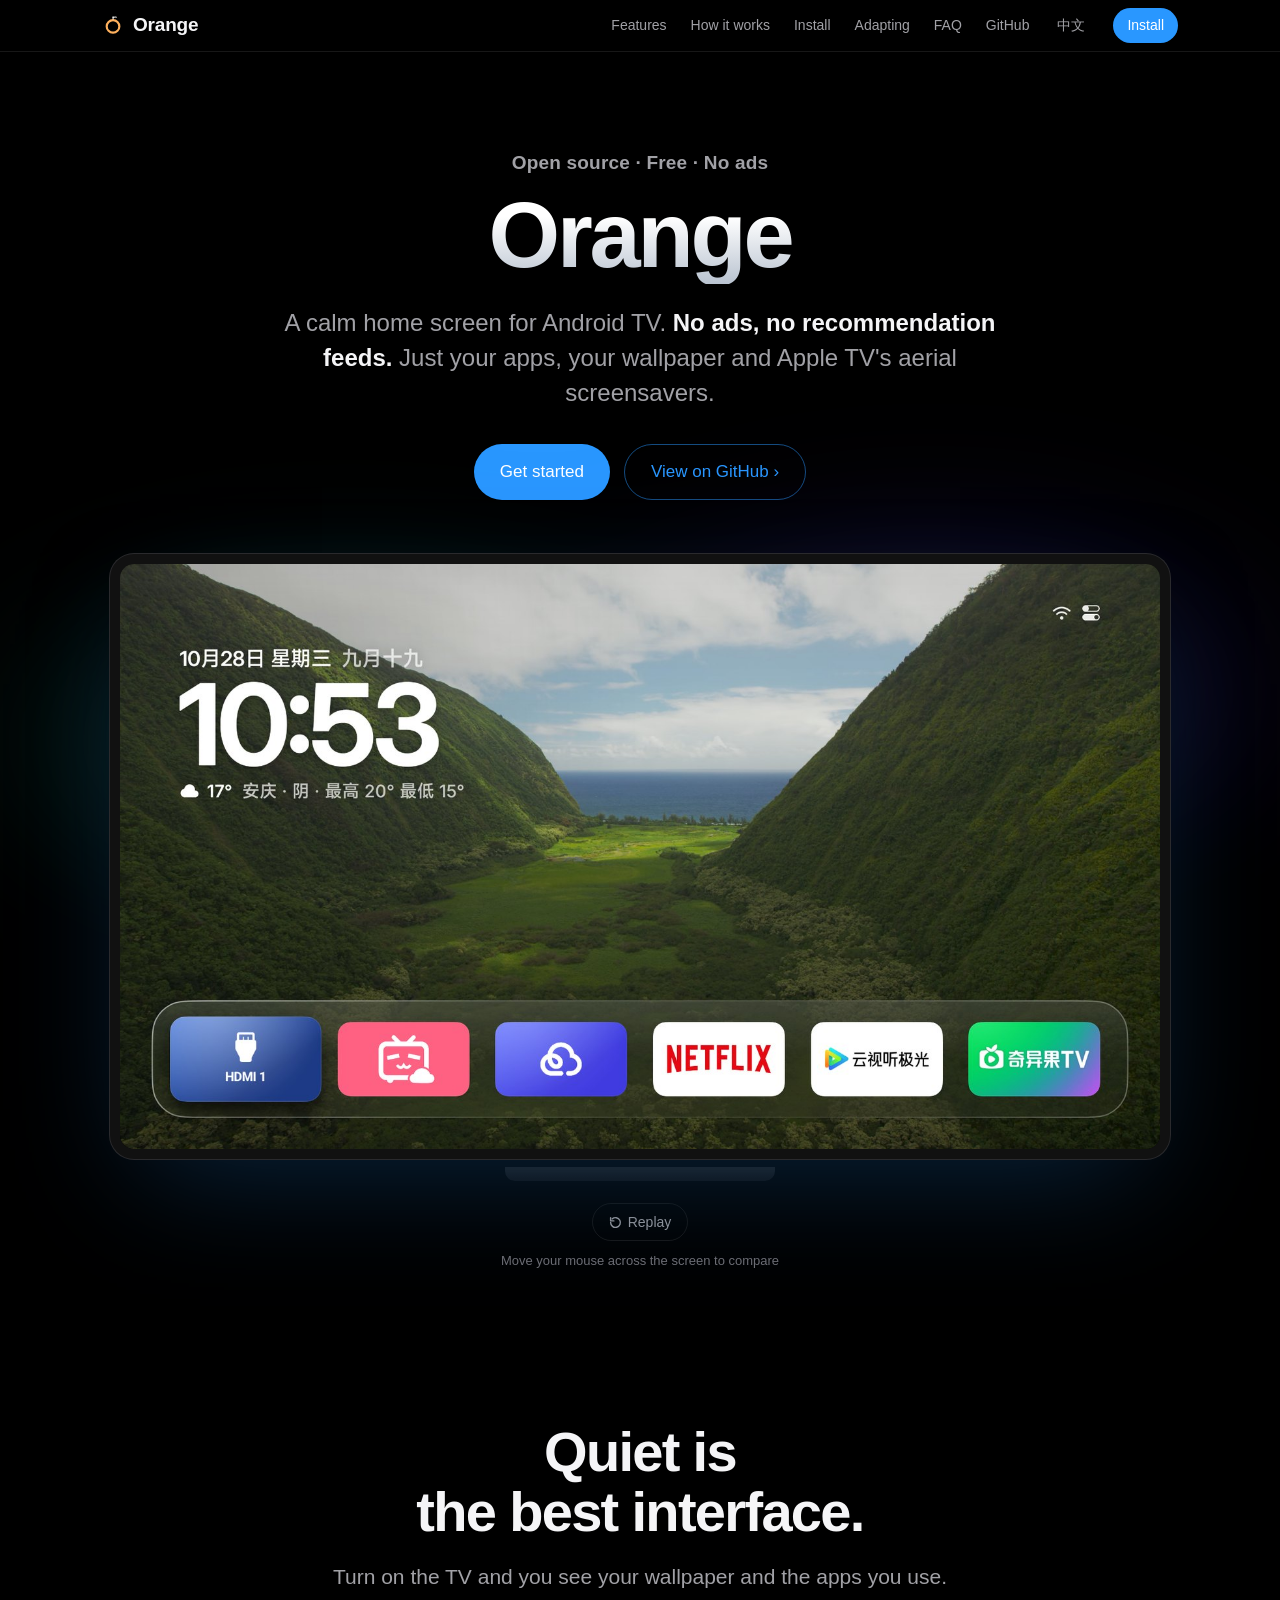
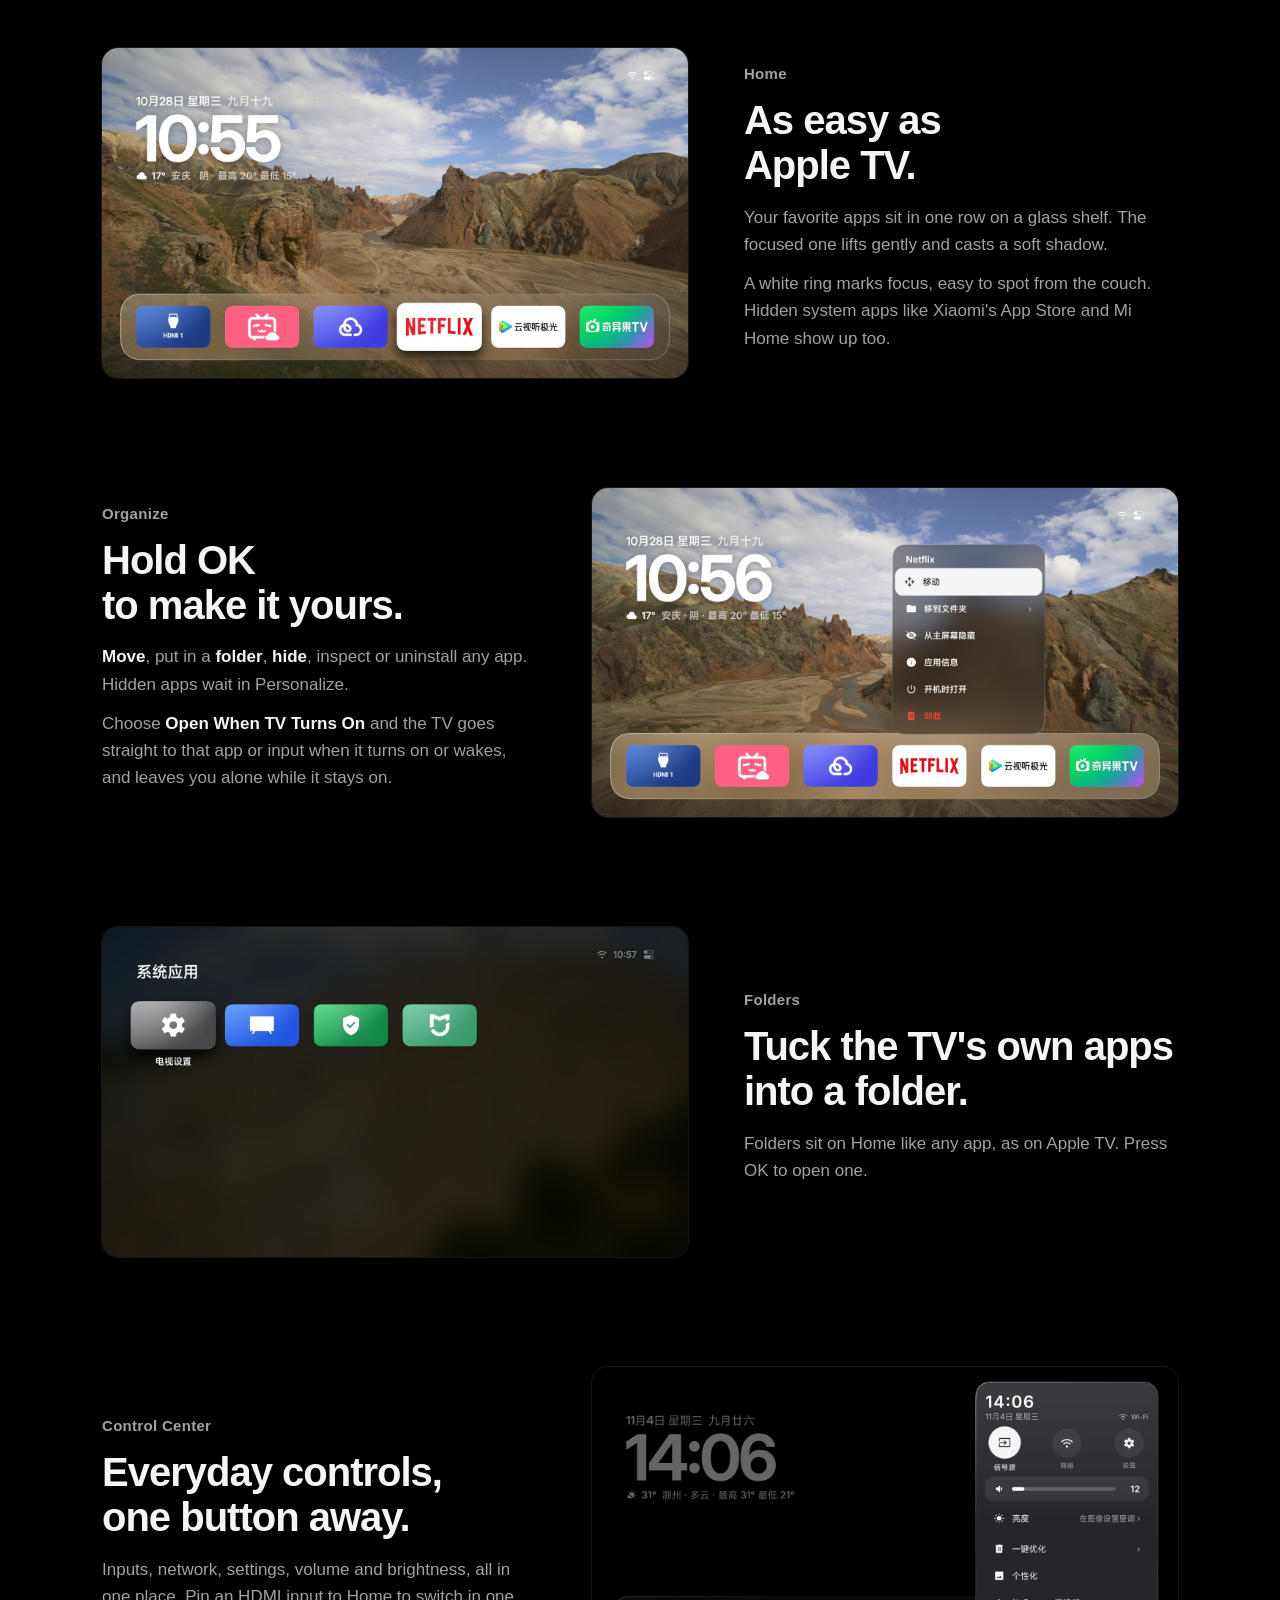
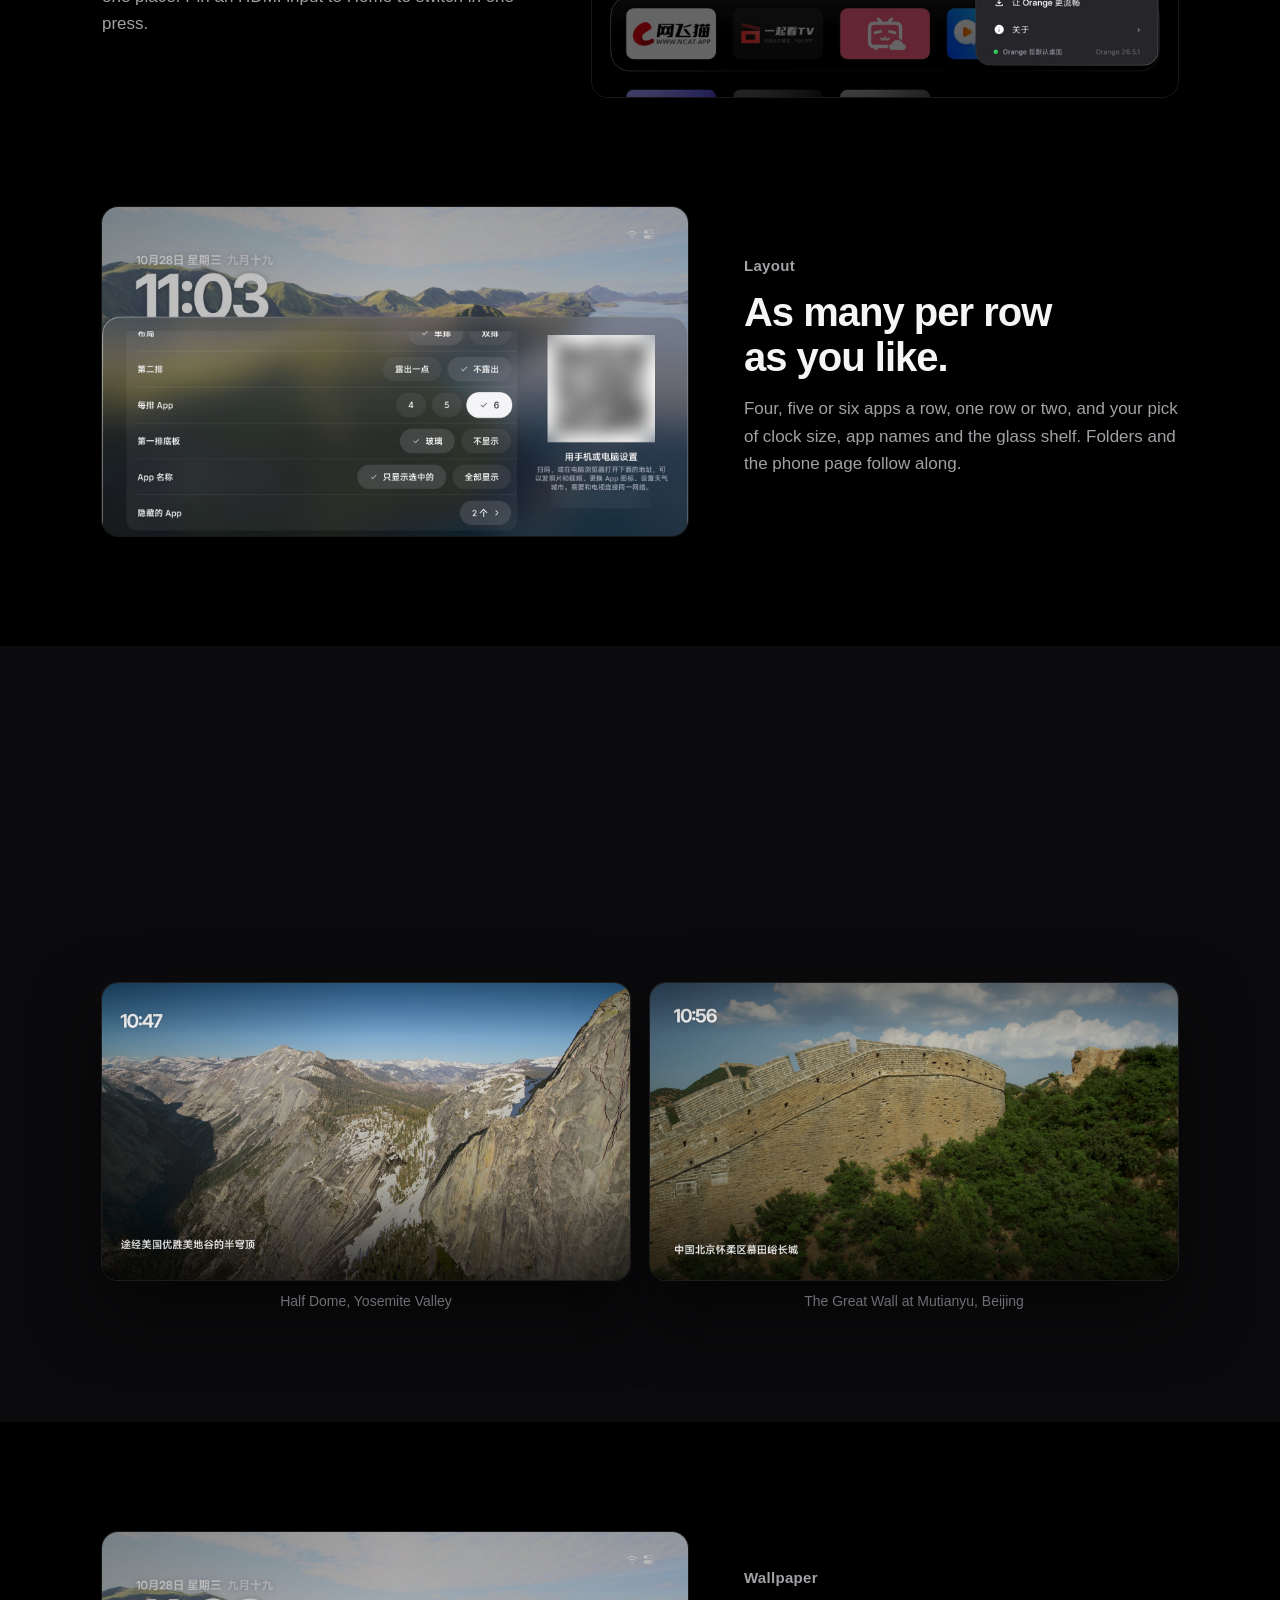
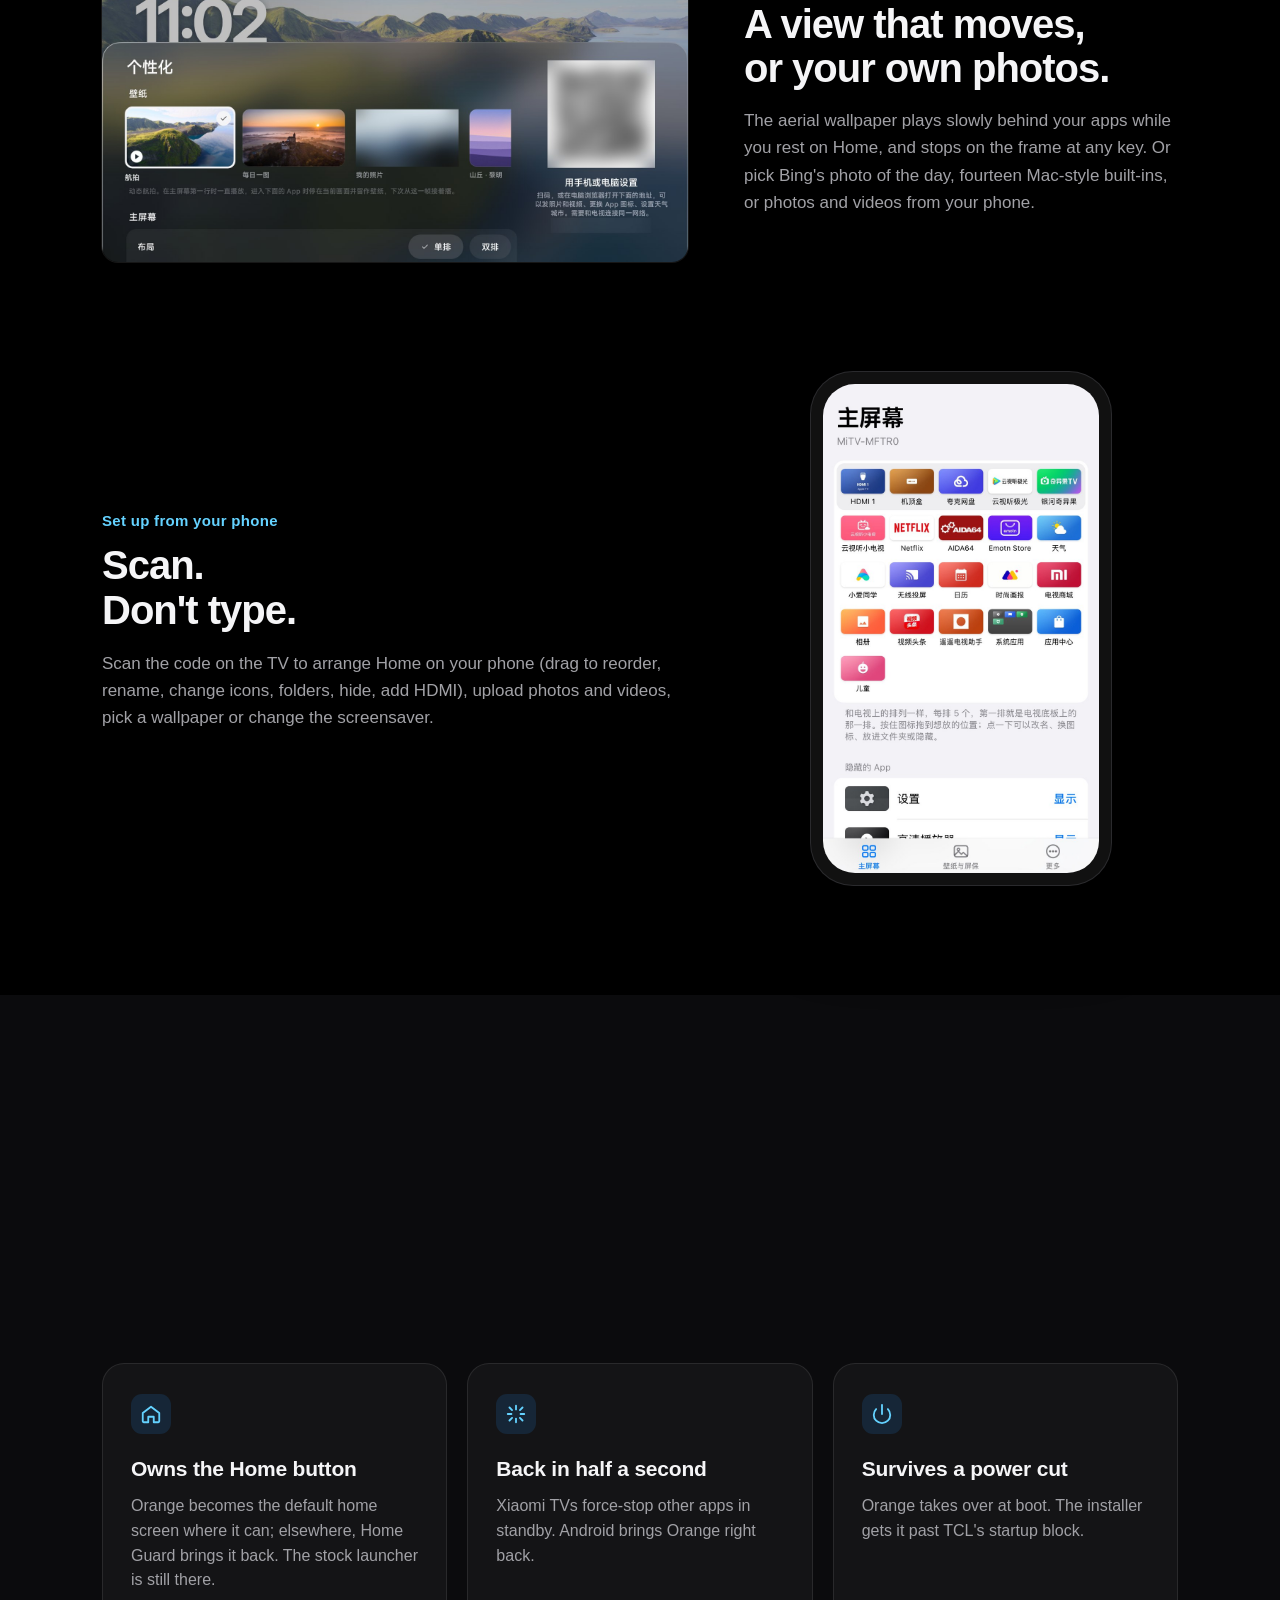
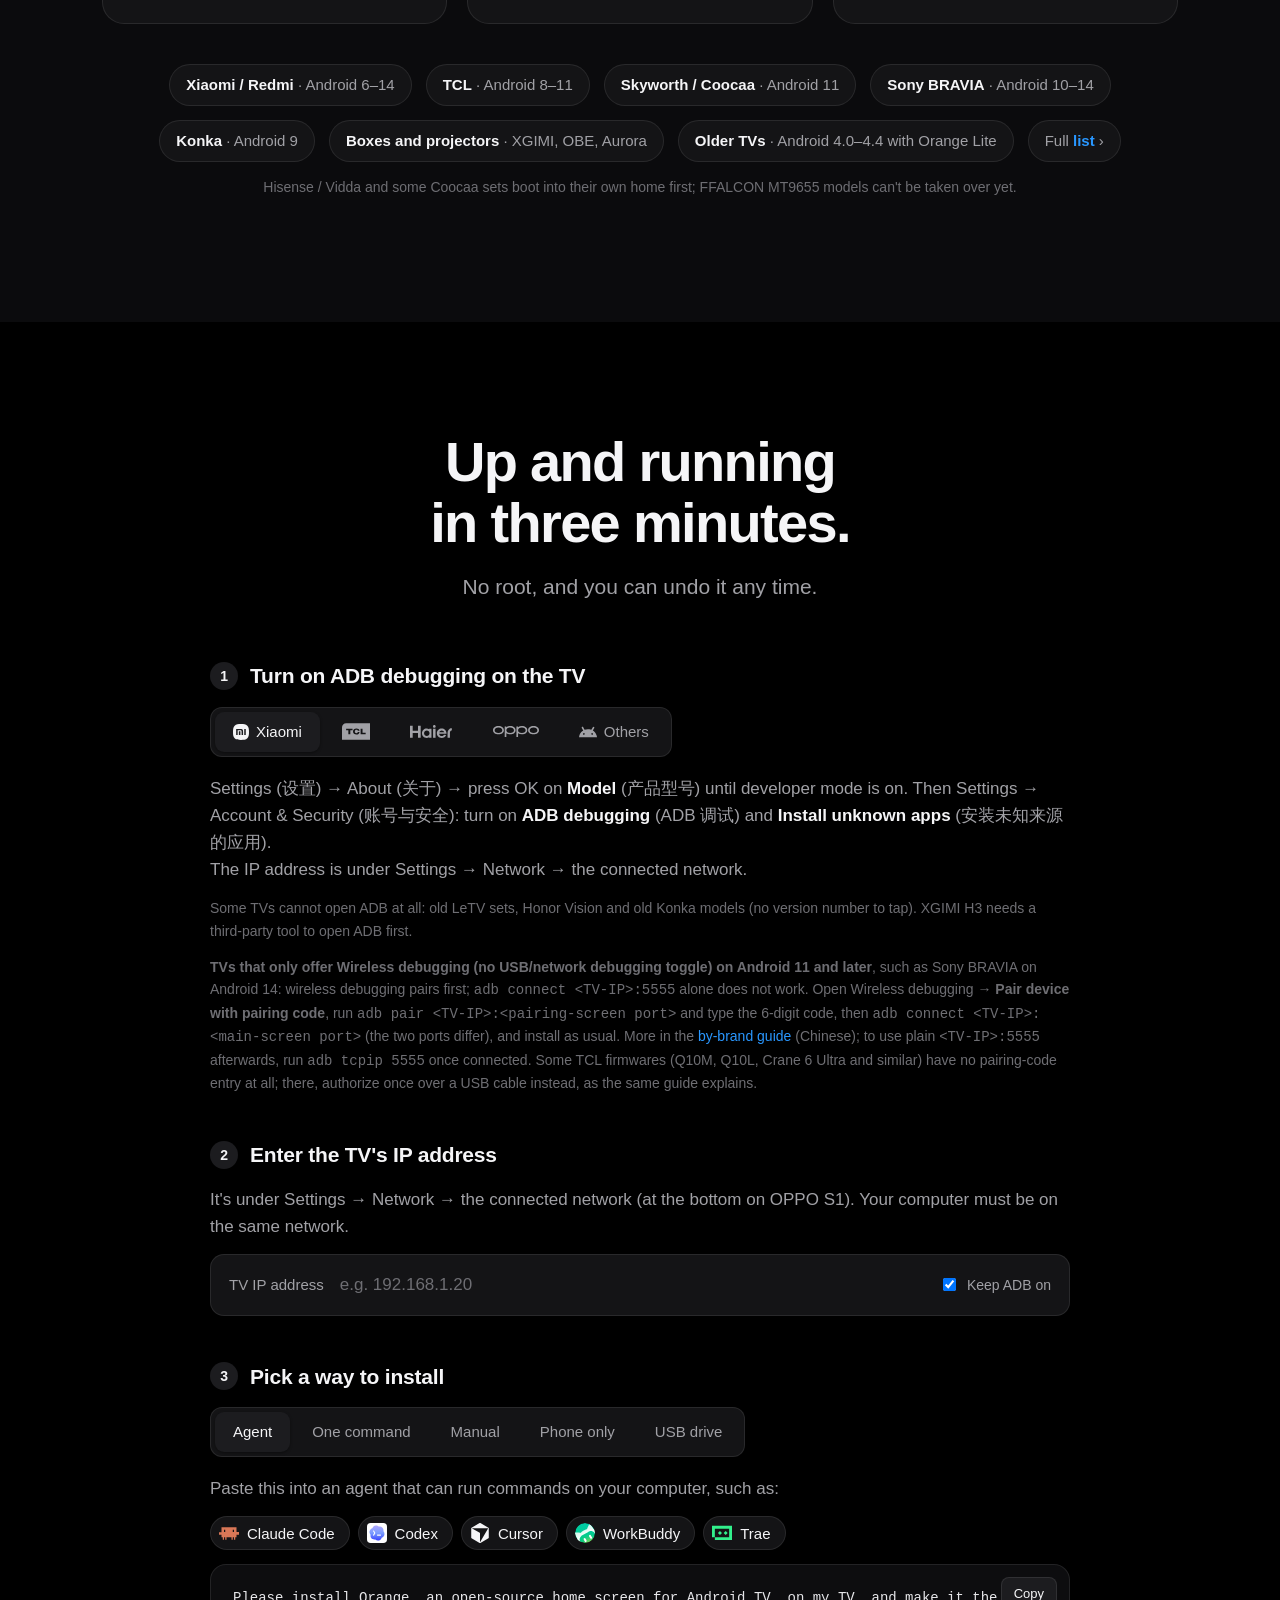
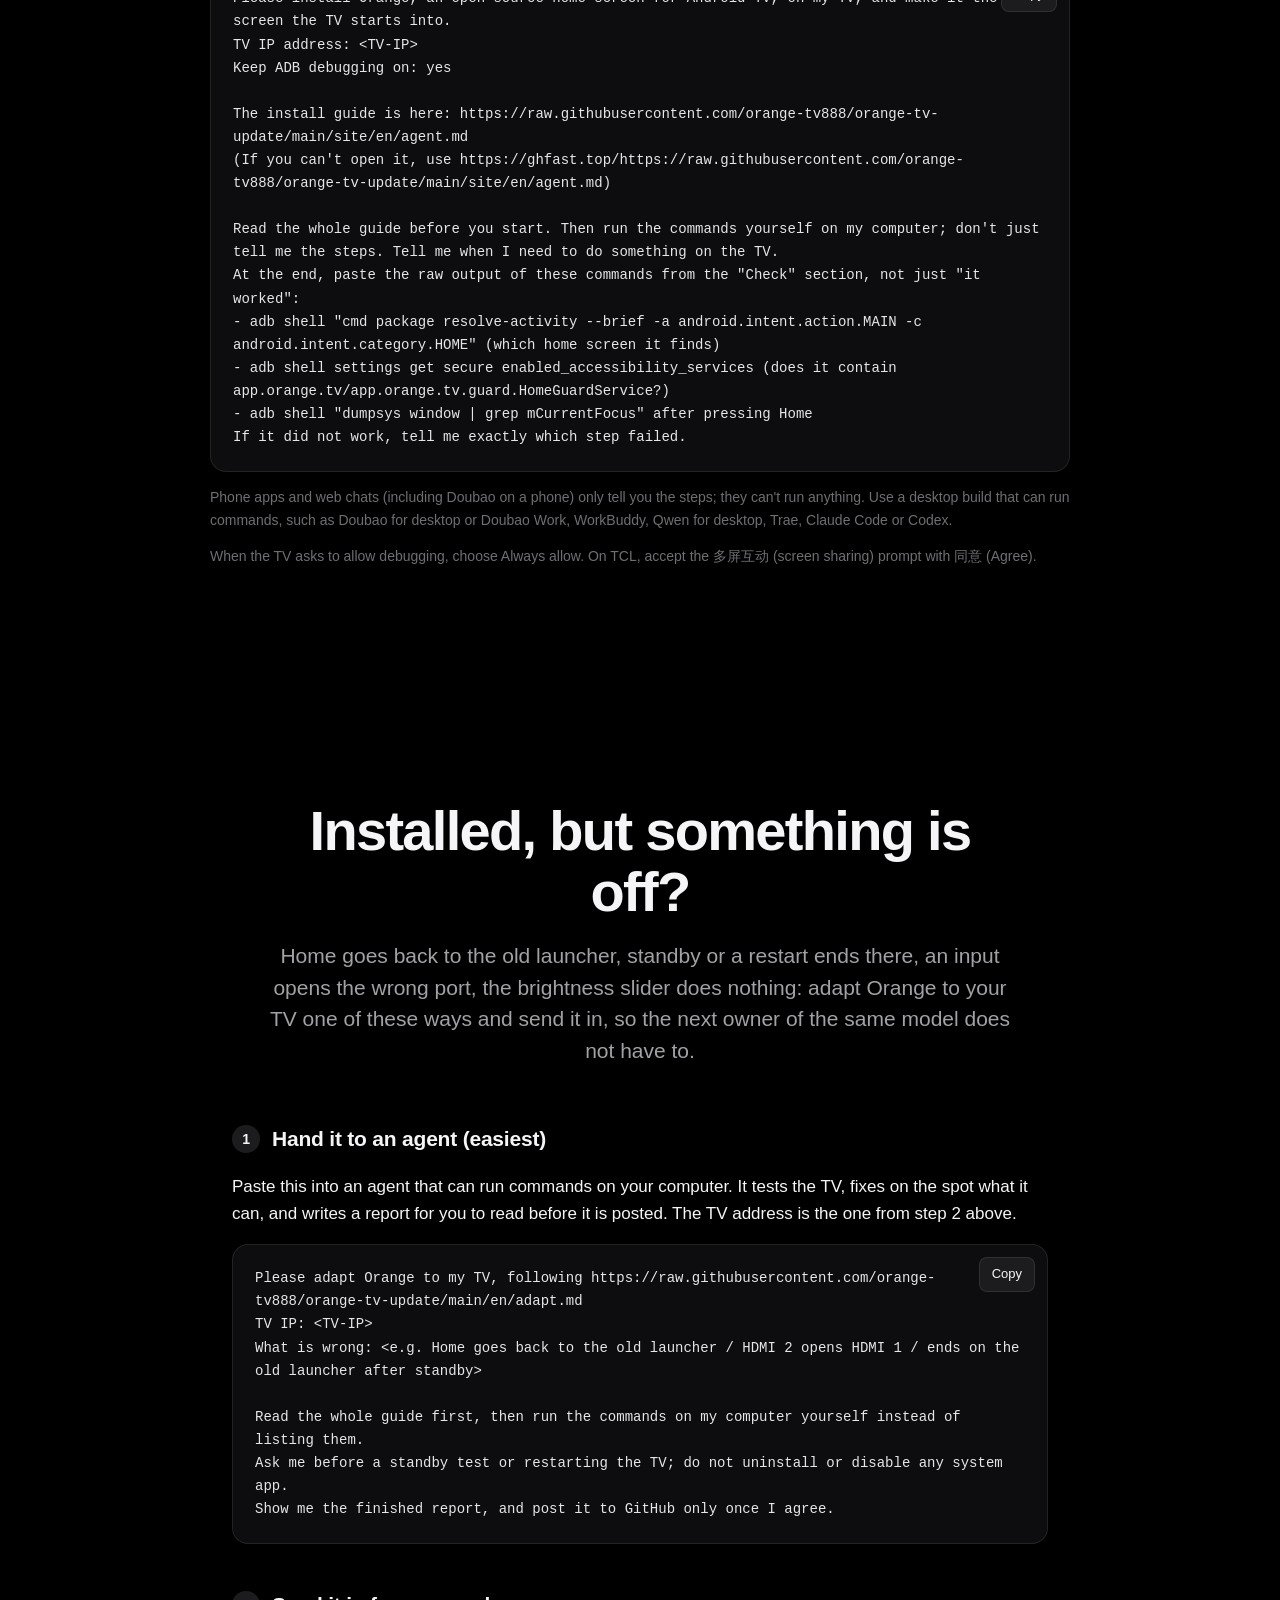
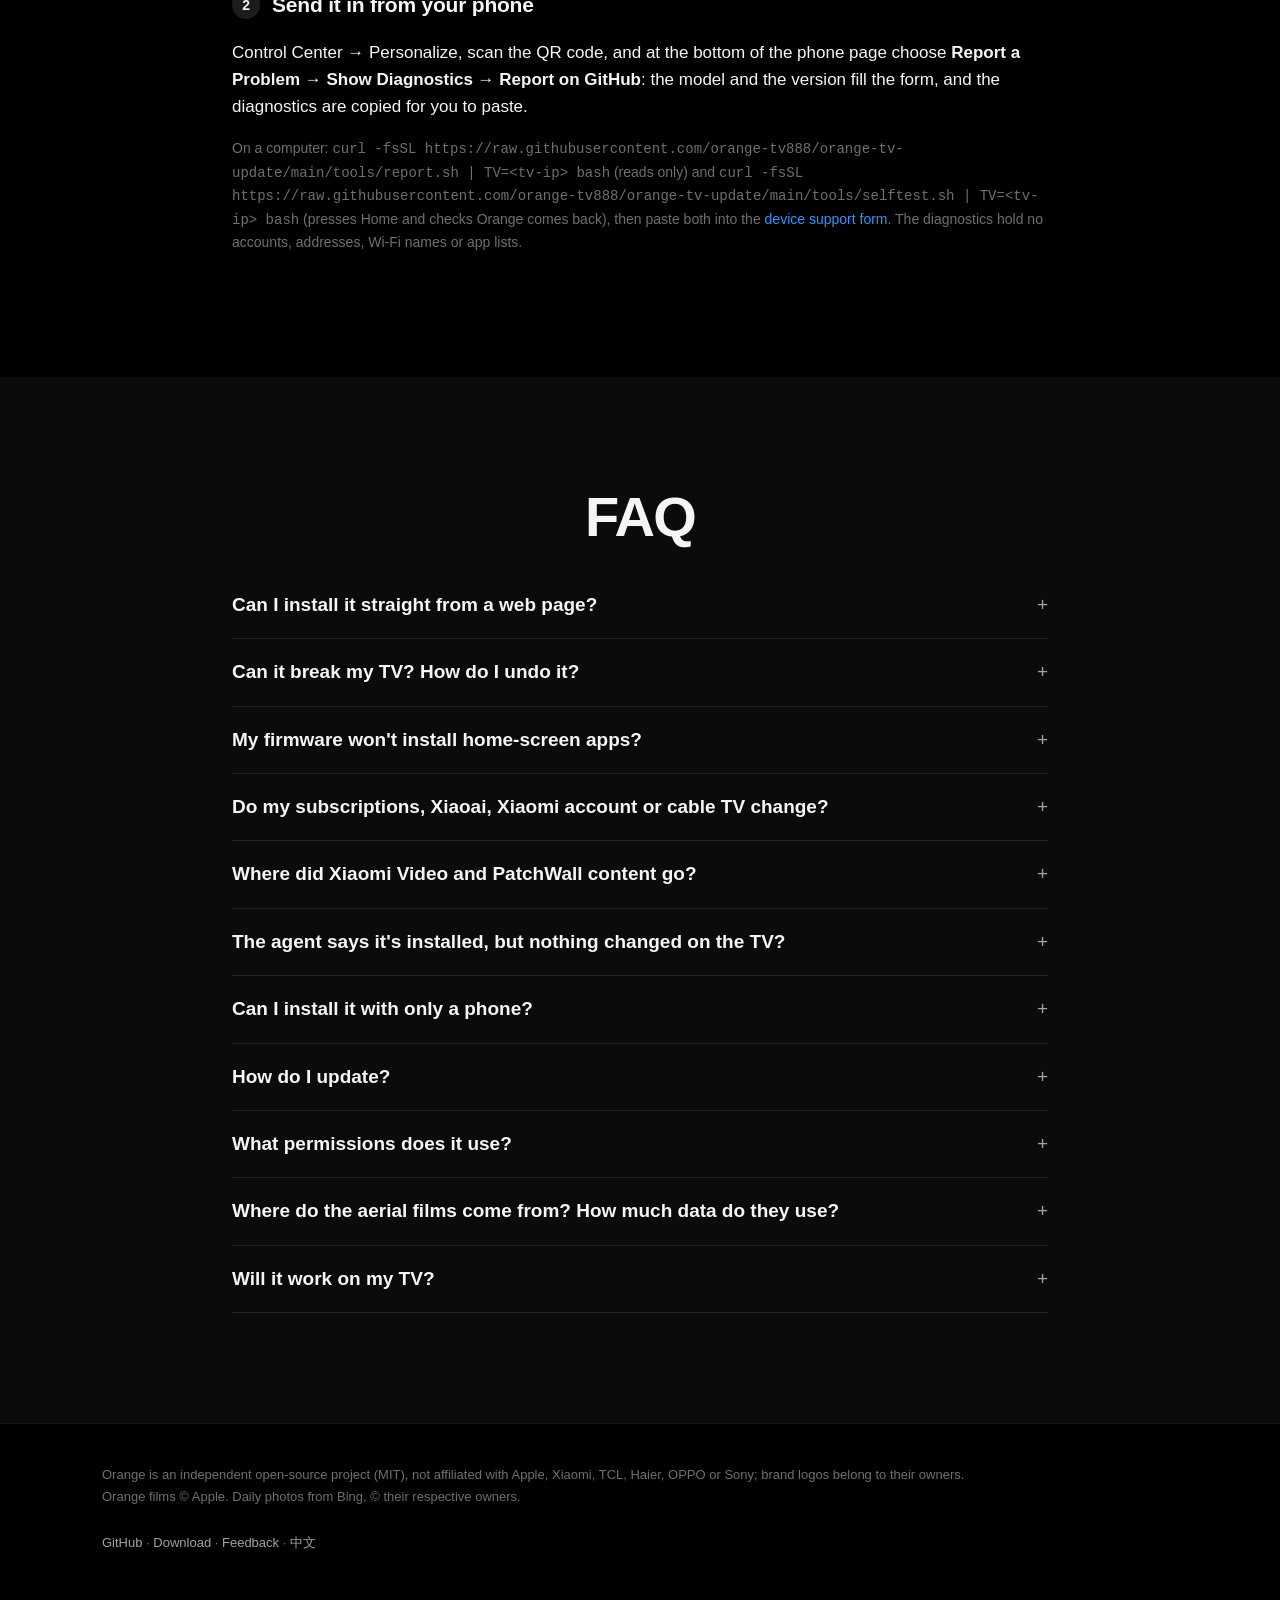
<file: site/index.html>
<!doctype html>
<html lang="zh-CN">
<head>
<meta charset="utf-8">
<meta name="viewport" content="width=device-width, initial-scale=1, viewport-fit=cover">
<script>
  // Open the page in the browser's language, unless the visitor picked one with the switcher.
  (function () {
    if (/bot|crawl|spider|slurp/i.test(navigator.userAgent)) return;
    var saved; try { saved = localStorage.getItem('orange-lang'); } catch (e) {}
    var lang = (navigator.languages && navigator.languages[0]) || navigator.language || '';
    if (saved ? saved === 'en' : !/^zh/i.test(lang)) location.replace('en/' + location.hash);
  })();
</script>
<title>Orange · 给国产电视的一块干净桌面</title>
<meta name="description" content="参照 tvOS 设计的开源 Android TV 桌面。没有广告，没有推荐流，只有你的 App、你的壁纸和航拍屏保。支持小米、TCL、创维、索尼等国产电视和盒子，开机自动接管。">
<meta property="og:title" content="Orange · 给国产电视的一块干净桌面">
<meta property="og:description" content="参照 tvOS 设计的开源电视桌面，没有广告，开机自动接管。">
<meta property="og:image" content="img/home.jpg?v=165">
<meta name="theme-color" content="#000000">
<link rel="icon" href="favicon.svg" type="image/svg+xml">
<link rel="stylesheet" href="style.css?v=12">
</head>
<body>

<nav>
  <div class="wrap">
    <a class="brand" href="#top" aria-label="Orange"><svg width="22" height="22" viewBox="0 0 32 32" aria-hidden="true"><path d="M6.84 18.01a9.19 9.19 0 1 0 18.38 0a9.19 9.19 0 1 0 -18.38 0" fill="none" stroke="#FEB05D" stroke-width="3.14"/><path d="M16.12 7.4V4.07" fill="none" stroke="#EEEDEB" stroke-width="1.68" stroke-linecap="round"/><path d="M16.12 5.01c.76-.47 1.88-.6 2.99-.6.89 0 1.47.09 1.78.2" fill="none" stroke="#EEEDEB" stroke-width="1.68" stroke-linecap="round"/></svg> Orange</a>
    <div class="links">
      <a href="#features">功能</a>
      <a href="#how">接管原理</a>
      <a href="#install">安装</a>
      <a href="#adapt">适配</a>
      <a href="#faq">常见问题</a>
      <a href="voices/">用户评价</a>
      <a href="https://github.com/orange-tv888/orange-tv-update">GitHub</a>
    </div>
    <a class="lang" href="en/" data-lang="en" hreflang="en" lang="en">English</a>
    <a class="cta" href="#install">安装</a>
  </div>
</nav>

<header class="hero" id="top">
  <div class="wrap">
    <p class="eyebrow">开源 · 免费 · 无广告</p>
    <h1>Orange</h1>
    <p class="lede">给国产电视的一块干净桌面。<strong>没有广告，没有推荐流</strong>，只有你的 App、壁纸和 Apple TV 航拍屏保。</p>
    <div class="actions">
      <a class="btn primary" href="#install">开始安装</a>
      <a class="btn ghost" href="https://github.com/orange-tv888/orange-tv-update">在 GitHub 查看 ›</a>
    </div>
    <div class="tv reveal">
      <div class="glow"></div>
      <div class="screen compare" id="compare" role="slider" tabindex="0" aria-label="电视自带的桌面和 Orange 的对比，左右移动查看" aria-valuemin="0" aria-valuemax="100" aria-valuenow="0">
        <img class="before" src="img/stock-xiaomi.jpg?v=3" alt="电视自带的桌面：满屏剧集推荐、会员和限免角标" width="1600" height="900">
        <div class="after"><img src="img/home.jpg?v=165" alt="Orange 首页：夏威夷威马努山谷的航拍壁纸，玻璃底板上一排六个 App" width="1600" height="900"></div>
        <div class="divider" aria-hidden="true"><span class="knob"><svg width="20" height="20" viewBox="0 0 24 24" fill="none" stroke="currentColor" stroke-width="2.4" stroke-linecap="round" stroke-linejoin="round"><path d="M9 6l-6 6 6 6M15 6l6 6-6 6"/></svg></span></div>
      </div>
      <div class="stand"></div>
      <div class="compare-legend">
        <button type="button" class="replay"><svg width="13" height="13" viewBox="0 0 24 24" fill="none" stroke="currentColor" stroke-width="2.6" stroke-linecap="round" stroke-linejoin="round" aria-hidden="true"><path d="M3 12a9 9 0 1 0 3-6.7"/><path d="M3 3v6h6"/></svg>再看一遍</button>
        <span class="compare-hint">在画面上左右移动鼠标对比</span>
      </div>
    </div>
  </div>
</header>

<section id="features">
  <div class="wrap">
    <div class="head reveal">
      <h2>安静，<br>是最好的界面。</h2>
      <p>打开电视，只有壁纸和你常用的 App。</p>
    </div>

    <div class="feature reveal">
      <div class="shot"><img src="img/focus.jpg?v=165" alt="冰岛兰德曼纳劳卡的航拍壁纸前，第一排选中了 Netflix" loading="lazy" width="1600" height="900"></div>
      <div>
        <p class="kicker">首页</p>
        <h3>像 Apple TV<br>一样顺手。</h3>
        <p>常用的 App 排成一排，放在玻璃底板上。选中时轻轻浮起，下面有一层阴影。</p>
        <p>选中的 App 有一圈白边，坐在沙发上也看得清。「应用中心」「米家」这类藏起来的系统 App 也都在。</p>
      </div>
    </div>

    <div class="feature flip reveal">
      <div class="shot"><img src="img/menu.jpg?v=165" alt="长按菜单：移动、移到文件夹、从主屏幕隐藏、应用信息、开机时打开、卸载" loading="lazy" width="1600" height="900"></div>
      <div>
        <p class="kicker">整理</p>
        <h3>长按一下，<br>想怎么排就怎么排。</h3>
        <p>长按 OK 键：<strong>移动</strong>、<strong>移到文件夹</strong>、<strong>隐藏</strong>、查看信息、卸载。隐藏的 App 可以在「个性化」里找回。</p>
        <p>选「<strong>开机时打开</strong>」，电视开机或待机醒来就直接进这个 App 或信号源，一直开着时不会再跳。</p>
      </div>
    </div>

    <div class="feature reveal">
      <div class="shot"><img src="img/folder.jpg?v=165" alt="打开的文件夹：系统应用" loading="lazy" width="1600" height="900"></div>
      <div>
        <p class="kicker">文件夹</p>
        <h3>系统自带的 App，<br>收进一个文件夹。</h3>
        <p>和 Apple TV 一样，文件夹放在首页里，按一下打开。</p>
      </div>
    </div>

    <div class="feature flip reveal">
      <div class="shot"><img src="img/control-center.jpg?v=165" alt="控制中心：信号源、网络、设置、音量和亮度" loading="lazy" width="1600" height="900"></div>
      <div>
        <p class="kicker">控制中心</p>
        <h3>常用开关，<br>一键就到。</h3>
        <p>信号源、网络、设置、音量、亮度都在这里。HDMI 还能固定到首页，一键切换。</p>
      </div>
    </div>

    <div class="feature reveal">
      <div class="shot"><img src="img/columns.jpg?v=165" alt="个性化的主屏幕设置：每排 App 选了 6 个" loading="lazy" width="1600" height="900"></div>
      <div>
        <p class="kicker">布局</p>
        <h3>一排放几个，<br>你说了算。</h3>
        <p>每排 4、5 或 6 个 App，单排或双排，时钟大小、App 名称、第一排底板也都能改。文件夹和手机上的整理页跟着一起变。</p>
      </div>
    </div>
  </div>
</section>

<section class="alt">
  <div class="wrap">
    <div class="head reveal">
      <h2>空闲的时候，<br>把客厅交给风景。</h2>
      <p>114 段 Apple TV 航拍影片，从太空到海底，还会标出地名。</p>
    </div>
    <div class="gallery reveal">
      <figure>
        <div class="shot"><img src="img/screensaver-aerial.jpg?v=165" alt="航拍屏保：途经美国优胜美地谷的半穹顶" loading="lazy" width="1600" height="900"></div>
        <figcaption>美国优胜美地谷的半穹顶</figcaption>
      </figure>
      <figure>
        <div class="shot"><img src="img/screensaver-aerial-2.jpg?v=165" alt="航拍屏保：中国北京怀柔区慕田峪长城" loading="lazy" width="1600" height="900"></div>
        <figcaption>北京怀柔慕田峪长城</figcaption>
      </figure>
    </div>
  </div>
</section>

<section>
  <div class="wrap">
    <div class="feature reveal">
      <div class="shot"><img src="img/wallpaper.jpg?v=165" alt="个性化面板：壁纸选了航拍" loading="lazy" width="1600" height="900"></div>
      <div>
        <p class="kicker">壁纸</p>
        <h3>会动的风景，<br>或者你的照片。</h3>
        <p>航拍壁纸停在主屏幕时在 App 后面慢慢播放，按任意键停在当前画面。也可以选必应每日一图、14 张 Mac 风格的内置壁纸，或者从手机传的照片和视频。</p>
      </div>
    </div>
    <div class="phone-row reveal" style="margin-top:110px">
      <div>
        <p class="kicker">用手机设置</p>
        <h3 class="sub">扫一下，<br>不用遥控器打字。</h3>
        <p class="muted">扫电视上的二维码，在手机上整理主屏幕（拖动排序、改名、换图标、文件夹、隐藏、加 HDMI），还能传照片和视频、选壁纸、换屏保。</p>
      </div>
      <div class="phone"><img src="img/phone.jpg?v=147" alt="手机设置页的主屏幕标签：和电视一样的图标网格" loading="lazy" width="780" height="1384"></div>
    </div>
  </div>
</section>

<section class="alt" id="how">
  <div class="wrap">
    <div class="head reveal">
      <h2>开机就是它。<br>待机也赶不走。</h2>
      <p>国产电视只认自家桌面，待机还会清理第三方 App。Orange 不用 root，也不停用系统应用。</p>
    </div>
    <div class="grid3 reveal">
      <div class="tile">
        <div class="ic"><svg width="22" height="22" viewBox="0 0 24 24" fill="none" stroke="currentColor" stroke-width="2" stroke-linecap="round" stroke-linejoin="round"><path d="M3 11l9-7 9 7v9a1 1 0 0 1-1 1h-5v-6h-6v6H4a1 1 0 0 1-1-1z"/></svg></div>
        <h4>接管 HOME 键</h4>
        <p>能设成默认桌面就设；不行就由桌面守护把它拉回来。原来的桌面也还在。</p>
      </div>
      <div class="tile">
        <div class="ic"><svg width="22" height="22" viewBox="0 0 24 24" fill="none" stroke="currentColor" stroke-width="2" stroke-linecap="round" stroke-linejoin="round"><path d="M12 3v4M12 17v4M4.9 4.9l2.8 2.8M16.3 16.3l2.8 2.8M3 12h4M17 12h4M4.9 19.1l2.8-2.8M16.3 7.7l2.8-2.8"/></svg></div>
        <h4>被杀后 0.5 秒复活</h4>
        <p>小米待机会强停第三方 App，Orange 会马上被系统拉起来。</p>
      </div>
      <div class="tile">
        <div class="ic"><svg width="22" height="22" viewBox="0 0 24 24" fill="none" stroke="currentColor" stroke-width="2" stroke-linecap="round" stroke-linejoin="round"><path d="M12 2v10"/><path d="M18.4 6.6a9 9 0 1 1-12.8 0"/></svg></div>
        <h4>断电重启也是它</h4>
        <p>开机自动接管。TCL 的自启拦截，安装脚本会帮你放行。</p>
      </div>
    </div>
    <div class="devices reveal">
      <span class="chip"><b>小米 / Redmi</b> · Android 6–14</span>
      <span class="chip"><b>TCL</b> · Android 8–11</span>
      <span class="chip"><b>创维 / 酷开</b> · Android 11</span>
      <span class="chip"><b>索尼 BRAVIA</b> · Android 10–14</span>
      <span class="chip"><b>康佳</b> · Android 9</span>
      <span class="chip"><b>盒子和投影仪</b> · 极米、大眼橙、极光盒子</span>
      <span class="chip"><b>老电视</b> · Android 4.0–4.4 用 Orange Lite</span>
      <a class="chip chip-link" href="https://github.com/orange-tv888/orange-tv-update#支持的机型">完整<b>机型列表</b> ›</a>
    </div>
    <p class="note devices-note reveal">海信 / Vidda 和部分酷开开机会先进原桌面，雷鸟 MT9655 机型暂时接管不了。</p>
  </div>
</section>

<section id="install">
  <div class="wrap">
    <div class="head reveal">
      <h2>三分钟装好。</h2>
      <p>不用 root，随时能还原。</p>
    </div>

    <div class="install reveal">
      <h3 class="step"><span>1</span>在电视上打开 ADB 调试</h3>
      <div class="tabs" role="tablist" data-tabs="brand">
        <button role="tab" aria-selected="true" data-tab="xiaomi"><i class="logo xiaomi" aria-hidden="true"></i>小米</button>
        <button role="tab" aria-selected="false" data-tab="tcl" aria-label="TCL"><i class="logo tcl" aria-hidden="true"></i></button>
        <button role="tab" aria-selected="false" data-tab="haier" aria-label="海尔"><i class="logo haier" aria-hidden="true"></i></button>
        <button role="tab" aria-selected="false" data-tab="oppo" aria-label="OPPO"><i class="logo oppo" aria-hidden="true"></i></button>
        <button role="tab" aria-selected="false" data-tab="other"><i class="logo android" aria-hidden="true"></i>其他</button>
      </div>
      <div class="panel on" data-panel="xiaomi"><p>设置 → 关于 → 连续按 <b>产品型号</b>，进入开发者模式；再到 设置 → 账号与安全，打开 <b>ADB 调试</b> 和 <b>安装未知来源的应用</b>。<br>IP 在 设置 → 网络 → 已连接的网络 里。</p></div>
      <div class="panel" data-panel="tcl"><p>设置 → 关于 → <b>本机信息</b>，快速按遥控器 <b>上下左右</b>，在底部出现的「更多」里打开 <b>ADB</b>。<br>IP 在 设置 → 网络 → 已连接的网络 里。</p></div>
      <div class="panel" data-panel="haier"><p>按<b>电视机身上</b>的信号源键，弹出信号源菜单后，用遥控器按 <b>左左上右</b>，进入「海尔工厂菜单」，把 <b>ADB 调试开关</b> 设为开。只改这一项，别动其他选项。<br>IP 在 设置 → 网络 → 已连接的网络 里。</p></div>
      <div class="panel" data-panel="oppo"><p>设置 → 系统 → 关于本机 → <b>设备型号</b>，按 <b>上上右右</b> 再按确认；然后到 设置 → 系统 → <b>开发者选项</b>，打开 <b>USB 调试</b>（有的机型叫「ADB 调试」）。<br>IP 在 设置 → 网络 → 已连接的网络 <b>最下面</b>。</p></div>
      <div class="panel" data-panel="other"><p>设置 → 设备偏好设置 → 关于 → 连按 <b>内部版本号</b>（Build，不是「Android 版本」）7 次，再在开发者选项里打开 <b>USB 调试</b>。<br>IP 在 设置 → 网络 → 已连接的网络 里。</p></div>
      <p class="note">老乐视、荣耀智慧屏、老康佳（看不到版本号）等机型打不开 ADB。极米 H3 需先用第三方工具打开 ADB，见机型说明。</p>
      <p class="note"><b>只有无线调试、没有 USB 调试 / 网络调试（ADB 调试）开关的 Android 11+ 电视</b>（例如索尼 BRAVIA 的 Android 14）：第一次要先配对，不能直接 <code>adb connect &lt;电视IP&gt;:5555</code>。打开 无线调试 → <b>使用配对码配对设备</b>，运行 <code>adb pair &lt;电视IP&gt;:&lt;配对屏端口&gt;</code> 并输入 6 位配对码，再 <code>adb connect &lt;电视IP&gt;:&lt;无线调试主页端口&gt;</code>（两组端口不一样），然后照常安装。详见 <a href="https://github.com/orange-tv888/orange-tv-update/blob/main/docs/devices/adb-by-brand.md">分品牌说明</a>；装好后想以后直接用 <code>&lt;电视IP&gt;:5555</code>，连上时再运行一次 <code>adb tcpip 5555</code>。部分 TCL 固件（Q10M、Q10L、鹤 6 Ultra 等）没有配对码入口，只能先用数据线连电脑授权，同一份分品牌说明里有写。</p>

      <h3 class="step"><span>2</span>填上电视 IP</h3>
      <p class="hint">在电视的 设置 → 网络 → 已连接的网络 里（OPPO S1 在这一页最下面）。电脑要和电视连同一个网络。</p>
      <div class="field">
        <label for="ip">电视 IP</label>
        <input id="ip" inputmode="decimal" autocomplete="off" spellcheck="false" placeholder="例如 192.168.1.20">
        <label class="opt"><input type="checkbox" id="keep" checked> 保持 ADB 常开</label>
      </div>

      <h3 class="step"><span>3</span>选一种方式安装</h3>
      <div class="tabs" role="tablist" data-tabs="method">
        <button role="tab" aria-selected="true" data-tab="agent">交给 Agent</button>
        <button role="tab" aria-selected="false" data-tab="cli">一行命令</button>
        <button role="tab" aria-selected="false" data-tab="manual">手动</button>
        <button role="tab" aria-selected="false" data-tab="phone">只用手机</button>
        <button role="tab" aria-selected="false" data-tab="usb">U 盘</button>
      </div>

      <div class="panel on" data-panel="agent">
        <p>复制给能在电脑上运行命令的 Agent，比如：</p>
        <ul class="agents">
          <li><img src="img/agents/workbuddy.svg" alt="" width="20" height="20">WorkBuddy</li>
          <li><img src="img/agents/doubao.svg" alt="" width="20" height="20">豆包电脑版</li>
          <li><img src="img/agents/qwen.svg" alt="" width="20" height="20">千问电脑版</li>
          <li><img src="img/agents/trae.svg" alt="" width="20" height="20">Trae</li>
          <li><img src="img/agents/claude-code.svg" alt="" width="20" height="20">Claude Code</li>
          <li><img src="img/agents/codex.svg" alt="" width="20" height="20">Codex</li>
        </ul>
        <div class="code"><button class="copy" data-copy="prompt">复制</button><pre id="prompt"></pre></div>
        <p class="note">手机上的豆包、网页版聊天只会把步骤告诉你，不会自己执行。要用能在电脑上跑命令的版本：豆包电脑版或豆包工作版、WorkBuddy、千问电脑版、Trae、Claude Code、Codex 等。手机 App 和网页版聊天装不了。</p>
      </div>

      <div class="panel" data-panel="cli">
        <p>在 macOS 或 Linux 终端里运行，没有 adb 会自动下载。Windows 请交给 Agent。</p>
        <div class="code"><button class="copy" data-copy="cmd">复制</button><pre id="cmd"></pre></div>
        <p class="note">只有无线调试的电视要先配对：有配对码入口的，运行前设好 <code>ADB_PAIR</code>、<code>ADB_CODE</code>、<code>ADB_CONNECT</code> 三个变量（写法见 README），脚本会自动配对并切回 5555；没有配对码入口的（TCL Q10M、Q10L、鹤 6 Ultra 等）先按<a href="https://github.com/orange-tv888/orange-tv-update/blob/main/docs/devices/adb-by-brand.md">分品牌说明</a>用数据线连一次、运行 <code>adb tcpip 5555</code>。</p>
      </div>

      <div class="panel" data-panel="manual">
        <p>先下载 <a href="https://raw.githubusercontent.com/orange-tv888/orange-tv-update/main/update/orange.apk"><b>orange.apk</b></a>，再运行：</p>
        <div class="code"><button class="copy" data-copy="manualcmd">复制</button><pre id="manualcmd"></pre></div>
        <p class="note">只有无线调试的电视（见第 1 步）分两种：<br><b>有配对码入口</b>（索尼 BRAVIA 的 Android 14 等）：先按第 1 步配对，连上后运行 <code>adb tcpip 5555</code>，命令的第一行才会是 5555；不运行的话，第一行要换成配对后无线调试主页上的 IP:端口。<br><b>没有配对码入口</b>（TCL Q10M、Q10L、鹤 6 Ultra 等）：按<a href="https://github.com/orange-tv888/orange-tv-update/blob/main/docs/devices/adb-by-brand.md">分品牌说明</a>用数据线把电视连到电脑，授权后运行一次 <code>adb tcpip 5555</code>；没走这一步时，命令第一行的 <code>:5555</code> 连不上。</p>
      </div>

      <div class="panel" data-panel="phone">
        <p>没有电脑时，可以用手机上的 ADB 工具：<b>甲壳虫 ADB 助手</b>、<b>超级小爱</b>，或应用商店里同类工具。</p>
        <ol>
          <li>手机和电视连同一个 Wi-Fi。</li>
          <li>按上面的第 1 步在电视上打开 ADB，IP 也按上面的位置找。</li>
          <li>手机连上电视：<code>&lt;电视IP&gt;:5555</code>，电视上选「始终允许」。</li>
          <li>在工具里安装 Orange（standard 版；装不上时试 guard 版），再按 <a href="agent.md">安装说明</a> 的 Windows 第 3 步逐条授权、第 6 步启动 App。</li>
        </ol>
        <p class="note">这些工具是用户反馈装过的，本仓库没有逐一实测。手机工具一般不能替你完成全部设置，装好后建议再用电脑或 Agent 跑一遍验收。</p>
      </div>

      <div class="panel" data-panel="usb">
        <p>不用电脑，也不用上面的第 1、2 步：把 APK 拷进 U 盘，插到电视上，用电视自带的文件管理器打开安装。</p>
        <ul>
          <li><a href="https://raw.githubusercontent.com/orange-tv888/orange-tv-update/main/update/orange.apk"><b>orange.apk</b></a>：Android 5.0 及以上装这个。</li>
          <li>guard 版（不声明桌面的那个）与 Orange Lite 暂不单独发布：需要时从源码跑 <code>./gradlew :app:assembleGuardRelease</code> 或 <code>:lite:assembleRelease</code>。</li>
        </ul>
        <p>装好后<b>按遥控器的主页键</b>：系统问「使用哪个应用」时选 <b>Orange</b>，再选「<b>始终</b>」，就设好了，原生 Android TV 一般是这样。</p>
        <p>直接回到原来的桌面、不问（国产电视大多这样）：从「我的应用」打开 Orange，它会弹出「设为主屏幕」，按里面的入口去电视设置里打开桌面守护（无障碍）和通知使用权。电视设置里没有这些入口时，Orange 只能当普通 App 从应用列表打开，要接管主页键就得用电脑或 Agent 设置一次（覆盖安装，设置不丢）。</p>
        <p class="note">只用 U 盘装时，按主页键、开机、待机醒来能不能回到 Orange，要看电视设置里有没有这几个入口；用电脑装最稳。以后升级可以在控制中心里点「有新版本」，也可以再用 U 盘装一次。</p>
        <p class="note">Orange Lite 外观和完整版一样，但没有桌面守护：装好后按主页键选 <b>Orange Lite</b>、再选「始终」；固件把主页键锁死在自家桌面时，只能从应用列表打开。也没有航拍壁纸、信号源磁贴和应用内升级（升级就是再装一次）。还原：设置 → 应用 → Orange Lite → 清除默认设置，或者卸载它。有问题请用<a href="https://github.com/orange-tv888/orange-tv-update/issues/new?template=device.yml">机型适配模板</a>反馈，标题写上 Lite。</p>
      </div>


      <p class="note">电视问是否允许调试时，选「始终允许」。TCL 会弹「多屏互动：正在发起应用推送」，选「同意」。</p>
    </div>
  </div>
</section>

<section id="adapt">
  <div class="wrap" style="max-width:860px">
    <div class="head reveal">
      <h2>装好了，但有地方不对？</h2>
      <p>按主页键回到原桌面、待机或开机后停在原桌面、信号源打开的口不对、亮度条没反应：选一种方式，把你的电视适配好，再交给作者，同型号的人以后就不用再折腾。</p>
    </div>
    <div class="install reveal">
      <h3 class="step"><span>1</span>交给 Agent（最省事）</h3>
      <p>复制给能在电脑上运行命令的 Agent。它会先自检，能改的当场改好，最后整理成一份报告，你看过再提交。电视 IP 用上面第 2 步填的。</p>
      <div class="code"><button class="copy" data-copy="adaptprompt">复制</button><pre id="adaptprompt"></pre></div>

      <h3 class="step"><span>2</span>用手机提交给作者</h3>
      <p>控制中心 → 个性化，用手机扫二维码，在手机页最下面 <b>反馈问题 → 显示诊断信息 → 去 GitHub 反馈</b>：型号和版本会自动填进表单，诊断信息自动复制，粘贴进去就行。没有 GitHub 账号时，把诊断信息发给有账号的朋友代发。</p>
      <p class="note">电脑上也可以自己跑：<code>curl -fsSL https://raw.githubusercontent.com/orange-tv888/orange-tv-update/main/tools/report.sh | TV=&lt;电视IP&gt; bash</code>（只读）和 <code>curl -fsSL https://raw.githubusercontent.com/orange-tv888/orange-tv-update/main/tools/selftest.sh | TV=&lt;电视IP&gt; bash</code>（按主页键等，看 Orange 能不能回来），把两份输出贴进<a href="https://github.com/orange-tv888/orange-tv-update/issues/new?template=device.yml">机型适配模板</a>。诊断信息不含账号、IP、Wi-Fi 名称和 App 列表。</p>
    </div>
  </div>
</section>

<section class="alt" id="faq">
  <div class="wrap" style="max-width:860px">
    <div class="head reveal" style="margin-bottom:24px"><h2>常见问题</h2></div>
    <div class="reveal">
      <details>
        <summary>能不能打开网页就直接装到电视上？</summary>
        <p>不能。网页连不上电视的 ADB。最省事的是上面的 Agent 提示词或一行命令。</p>
      </details>
      <details>
        <summary>会不会把电视弄坏？怎么还原？</summary>
        <p>不会。Orange 不动系统应用，只授予几项权限、改了桌面和屏保设置，这些都能撤销。最省事的还原方法是把下面这段直接发给 AI（和安装时一样，要用能在电脑上运行命令的版本），它会按<a href="agent.md">安装说明</a>的「还原」一节撤销全部改动，最后用主页键回到原来的桌面。想连 Orange 一起卸载，在提示词最后加一句「顺便卸载 Orange」。</p>
        <div class="code"><button class="copy" data-copy="restoreprompt">复制</button><pre id="restoreprompt"></pre></div>
        <p>自己动手也可以：把一行命令最后的 <code>bash</code> 换成 <code>bash -s restore</code>，也就是 <code>curl -fsSL https://raw.githubusercontent.com/orange-tv888/orange-tv-update/main/tools/install.sh | TV=&lt;电视IP&gt; bash -s restore</code>；最后加 <code>--uninstall</code> 会顺便卸载 Orange。不能运行 bash 的 Windows，逐条命令见<a href="agent.md">安装说明</a>。</p>
      </details>
      <details>
        <summary>提示固件不允许安装桌面类 App？</summary>
        <p>改装不声明桌面的版本：一行命令最后加 <code>-s guard</code>。guard 版不单独发布，需要时从源码跑 <code>./gradlew :app:assembleGuardRelease</code>。</p>
      </details>
      <details>
        <summary>会员、小爱同学、小米账号和有线电视受影响吗？</summary>
        <p>都不受影响。Orange 只换桌面：小米 / TCL 的会员、小爱同学、小米账号、有线电视都照常使用，原来的桌面也能从 App 列表打开。</p>
      </details>
      <details>
        <summary>小米影视、PatchWall 的内容去哪了？</summary>
        <p>从「桌面」磁贴进去就是原来的 PatchWall，推荐和会员内容都在。开机广告是固件播的，Orange 去不掉。</p>
      </details>
      <details>
        <summary>Agent 说装好了，电视上却没变？</summary>
        <p>有的 Agent 没运行命令就说成功了。让它按 <a href="agent.md">安装说明</a> 的「验收」把原始输出贴出来：<code>resolve-activity</code> 解析到的桌面、<code>enabled_accessibility_services</code> 里有没有 <code>app.orange.tv</code>、按主页键后的 <code>mCurrentFocus</code>。最后一条里有 <code>app.orange.tv</code> 才算装好。</p>
      </details>
      <details>
        <summary>没有电脑，只用手机能装吗？</summary>
        <p>可以试。有用户用手机上的甲壳虫 ADB 助手、超级小爱装成功过，我们没逐一实测。步骤见安装区的「只用手机」。</p>
      </details>
      <details>
        <summary>怎么升级？</summary>
        <p>1.32 起，有新版本时电视的控制中心会出现「有新版本」，选「下载并安装」，再在电视自己的安装界面确认就行。电视不让 App 安装应用时，升级就是再运行一次安装命令（或者再交给 Agent 一次）：升级页上有二维码，手机扫码能复制这台电视的命令。设置、排列和壁纸都会保留。</p>
      </details>
      <details>
        <summary>需要哪些权限？</summary>
        <p><code>WRITE_SECURE_SETTINGS</code>：桌面守护被关掉后重新打开。通知监听：被杀后由系统拉起，不读通知。无障碍：只看哪个窗口在前台，不读屏幕内容。定位：只用来显示 Wi-Fi 名称。</p>
      </details>
      <details>
        <summary>航拍影片从哪来？费流量吗？</summary>
        <p>直接从 Apple 的服务器播放，1080p，码率约 15–20 Mbps。连不上时自动改用照片屏保。</p>
      </details>
      <details>
        <summary>我的电视能用吗？</summary>
        <p>先看<a href="https://github.com/orange-tv888/orange-tv-update#支持的机型">机型列表</a>。不在列表里的大概率也可以，原生 Android TV / Google TV 最省事。LG webOS、三星 Tizen、华为鸿蒙智慧屏的系统不一样，装不了；Android 4.0–4.4 的老电视用 Orange Lite（测试版，见安装区的「U 盘」，Agent 和一行命令会自动装它），更老的不支持。老乐视、荣耀智慧屏、老康佳（看不到版本号）等机型打不开 ADB，暂时没有办法。老电视或内存小的电视会自动用「流畅」效果，也可以在 个性化 → 效果 里手动选。遇到问题见上面的<a href="#adapt">「装好了，但有地方不对？」</a>。</p>
      </details>
    </div>
  </div>
</section>

<footer>
  <div class="wrap">
    <div>
      Orange 是独立的开源项目（MIT 许可），与 Apple、小米、TCL、海尔、OPPO、索尼均无关联，品牌标志归各自所有者。<br>
      航拍影片版权归 Apple 所有；每日精选图片来自必应，版权归原作者所有。
    </div>
    <div><a href="https://github.com/orange-tv888/orange-tv-update">GitHub</a> · <a href="https://raw.githubusercontent.com/orange-tv888/orange-tv-update/main/update/orange.apk">下载</a> · <a href="voices/">用户评价</a> · <a href="https://github.com/orange-tv888/orange-tv-update/issues">反馈</a> · <a href="en/" data-lang="en" lang="en">English</a></div>
  </div>
</footer>

<script>
  window.T = {
    ip: '<电视IP>',
    copy: '复制',
    copied: '已复制',
    tclOnly: '仅 TCL：允许开机自启',
    guide: '/agent.md',
    adaptGuide: '/adapt.md',
    prompt: (ip, keep, guide) =>
`请帮我把开源电视桌面 Orange 装到我的电视上，并设为开机进入的桌面。
电视 IP：${ip}
保持 ADB 常开：${keep ? '要' : '不要'}

安装说明在这里：${guide}
（打不开时用 https://ghfast.top/https://raw.githubusercontent.com/orange-tv888/orange-tv-update/main/site/agent.md ）

请先完整读完安装说明再动手，然后在我的电脑上亲自运行命令，不要只把步骤告诉我。需要我在电视上操作时提醒我。
最后按说明里的「验收」，把下面几条命令的原始输出原样贴给我，不要只写「成功」：
- adb shell "cmd package resolve-activity --brief -a android.intent.action.MAIN -c android.intent.category.HOME"（解析到的桌面）
- adb shell settings get secure enabled_accessibility_services（里面有没有 app.orange.tv/app.orange.tv.guard.HomeGuardService）
- 按主页键后的 adb shell "dumpsys window | grep mCurrentFocus"
如果没有安装成功，直接告诉我卡在哪一步。`,
    adapt: (ip, guide) =>
`请按 ${guide} 给我的电视做 Orange 适配。
电视 IP：${ip}
哪里不对：<比如：按主页键回到原桌面 / HDMI 2 打开的是 HDMI 1 / 待机后停在原桌面>

请先完整读完说明再动手，在我的电脑上亲自运行命令，不要只把步骤告诉我。
待机测试、重启电视之前先问我；不要卸载或停用任何系统应用。
最后把整理好的报告给我看，我同意后再提交到 GitHub。`,
    restore: (ip, guide) =>
`请按 ${guide} 里「还原」部分的步骤，把我电视（IP：${ip}）的桌面还原成原来的，Orange 先不卸载。
请在我的电脑上亲自运行命令，不要只把步骤发给我。
最后把下面两条命令的原始输出贴给我：
- adb shell settings get secure enabled_accessibility_services（应该已经不含 app.orange.tv）
- 按主页键后的 adb shell "dumpsys window | grep mCurrentFocus"（应该回到电视原来的桌面）`,
  };
</script>
<script src="app.js?v=5"></script>
</body>
</html>
</file>
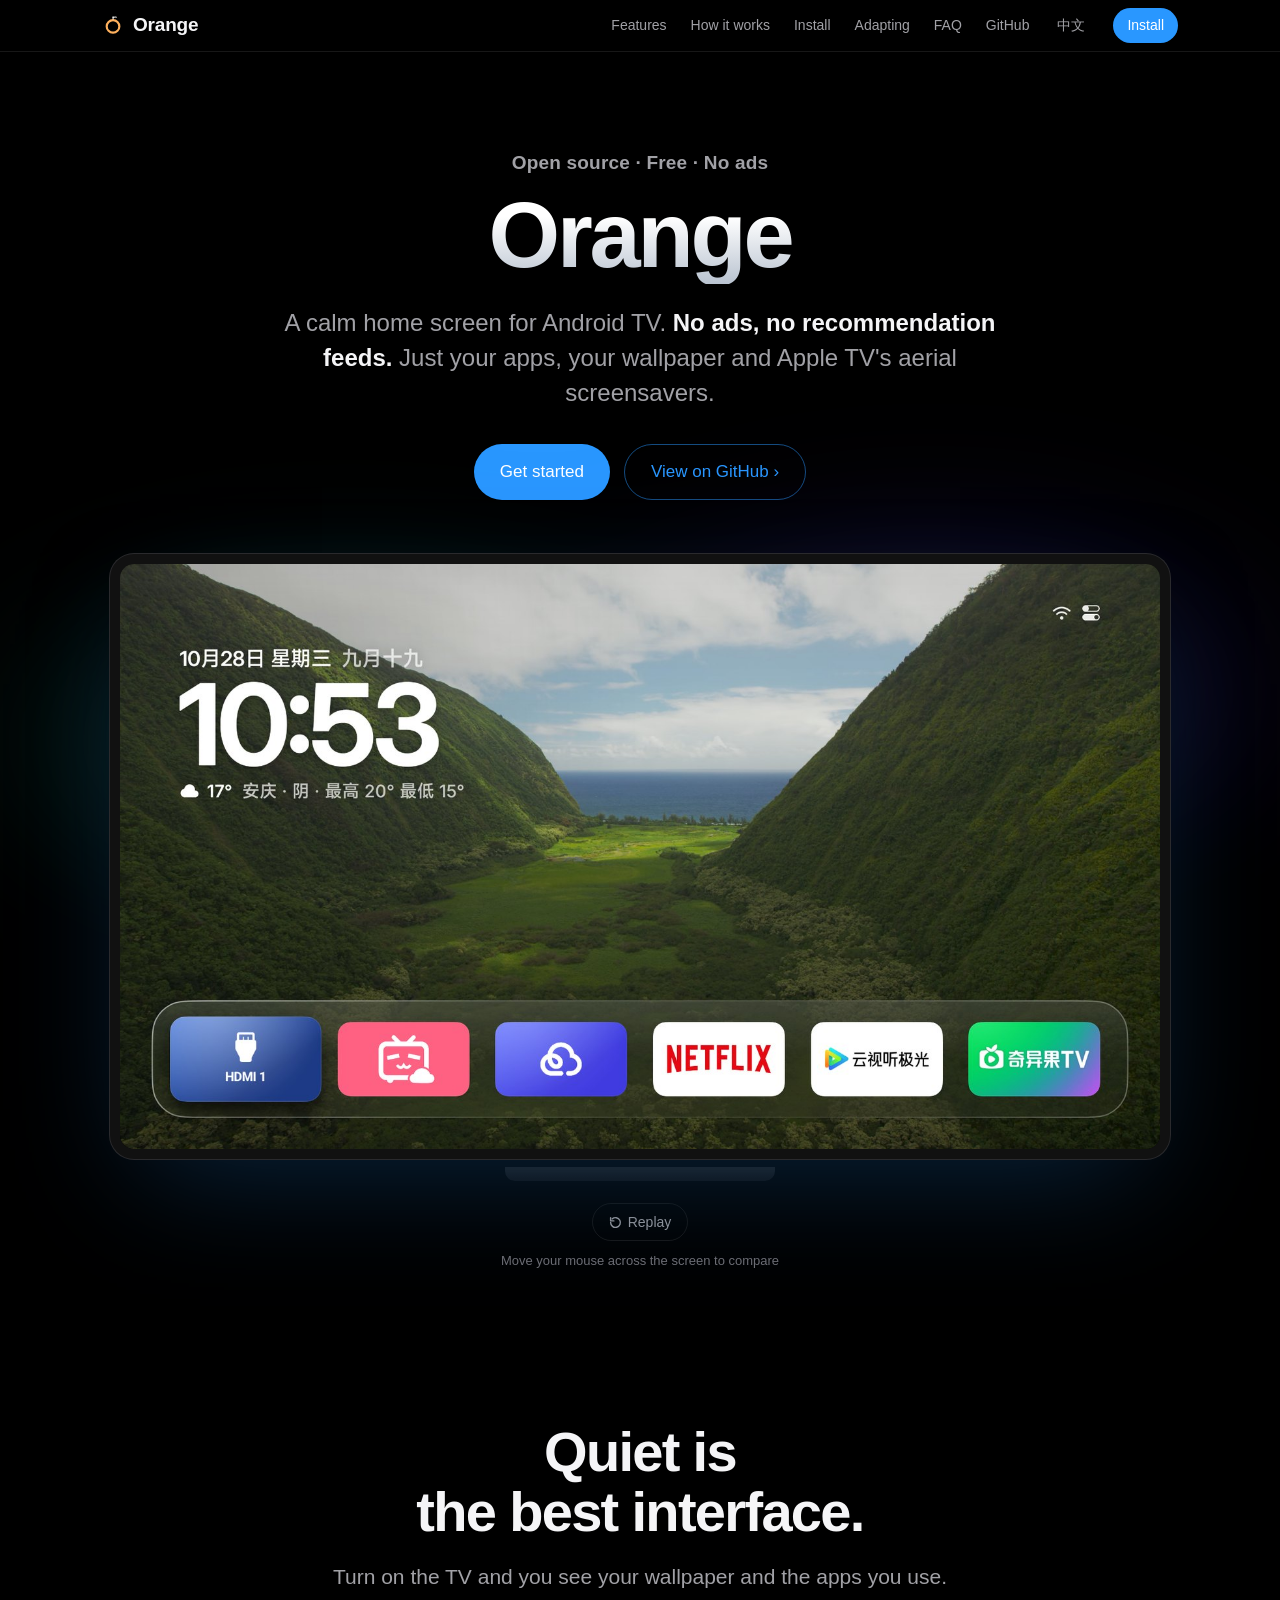
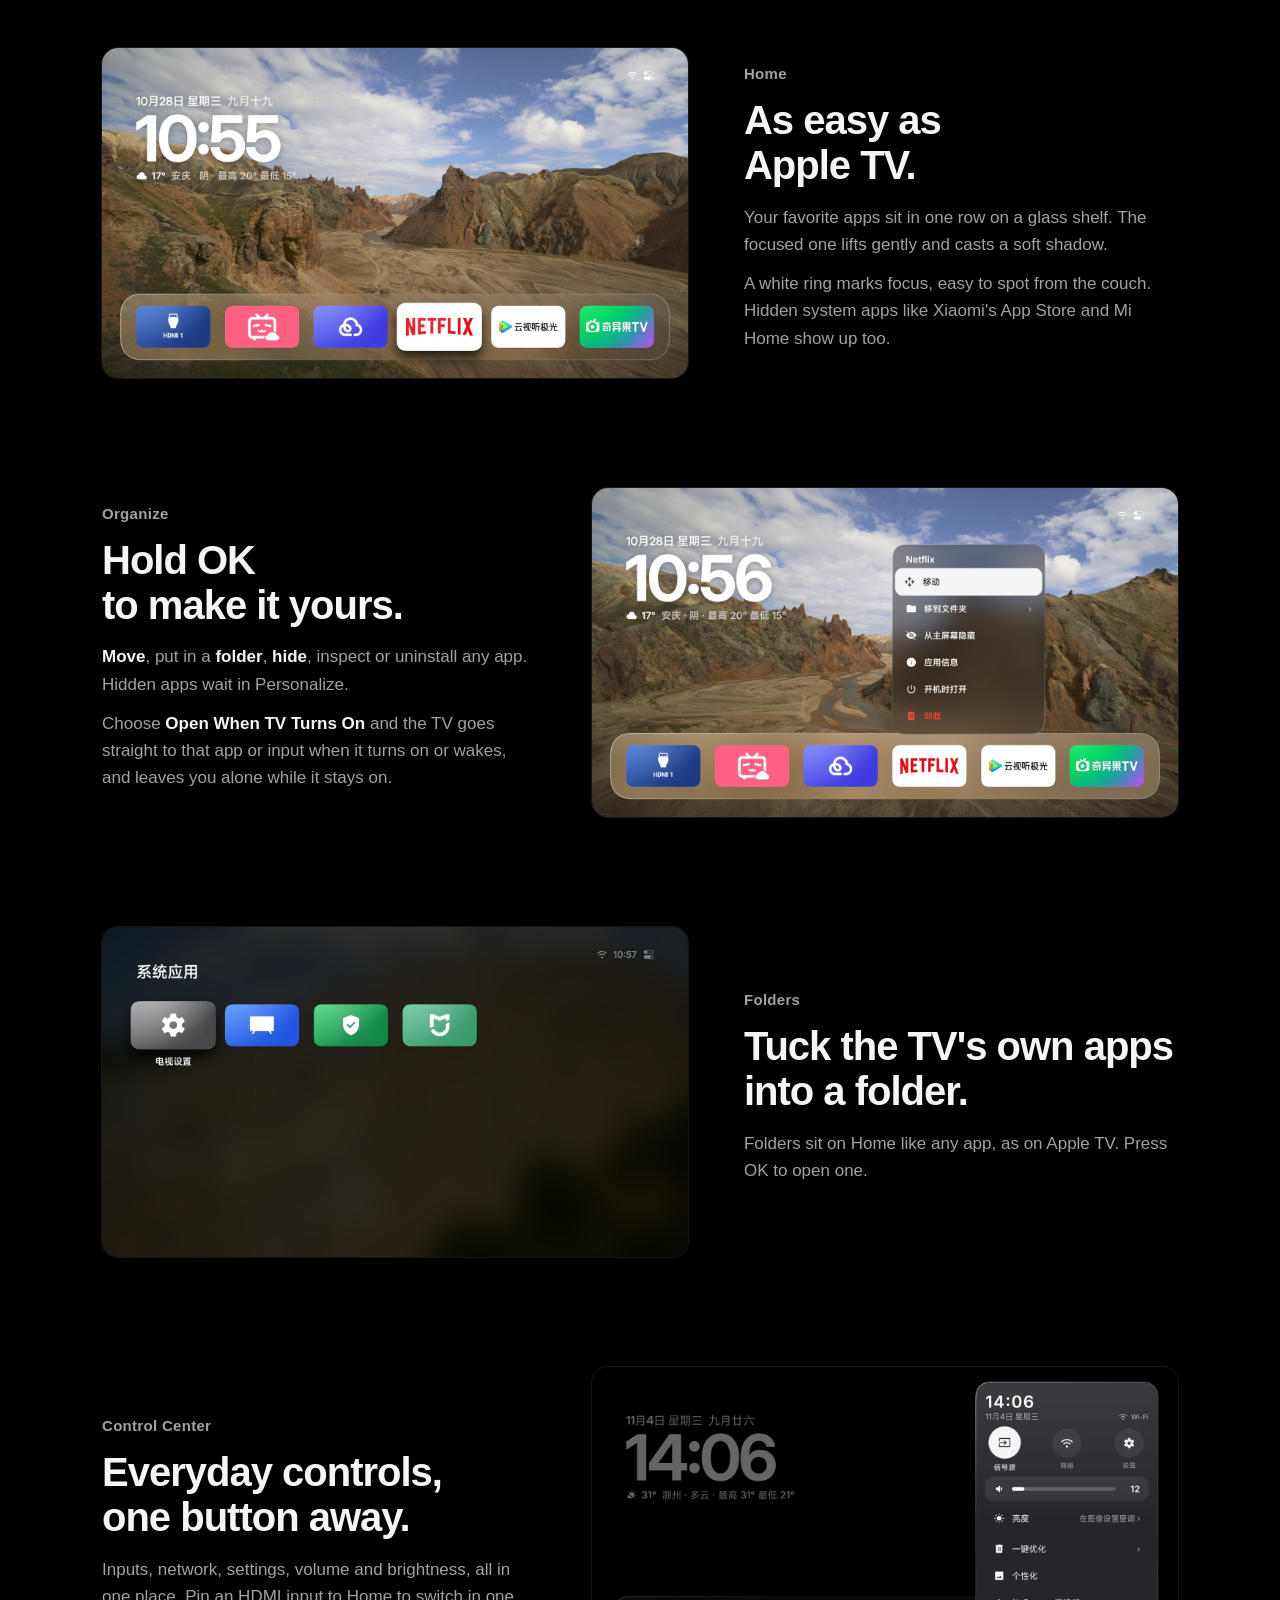
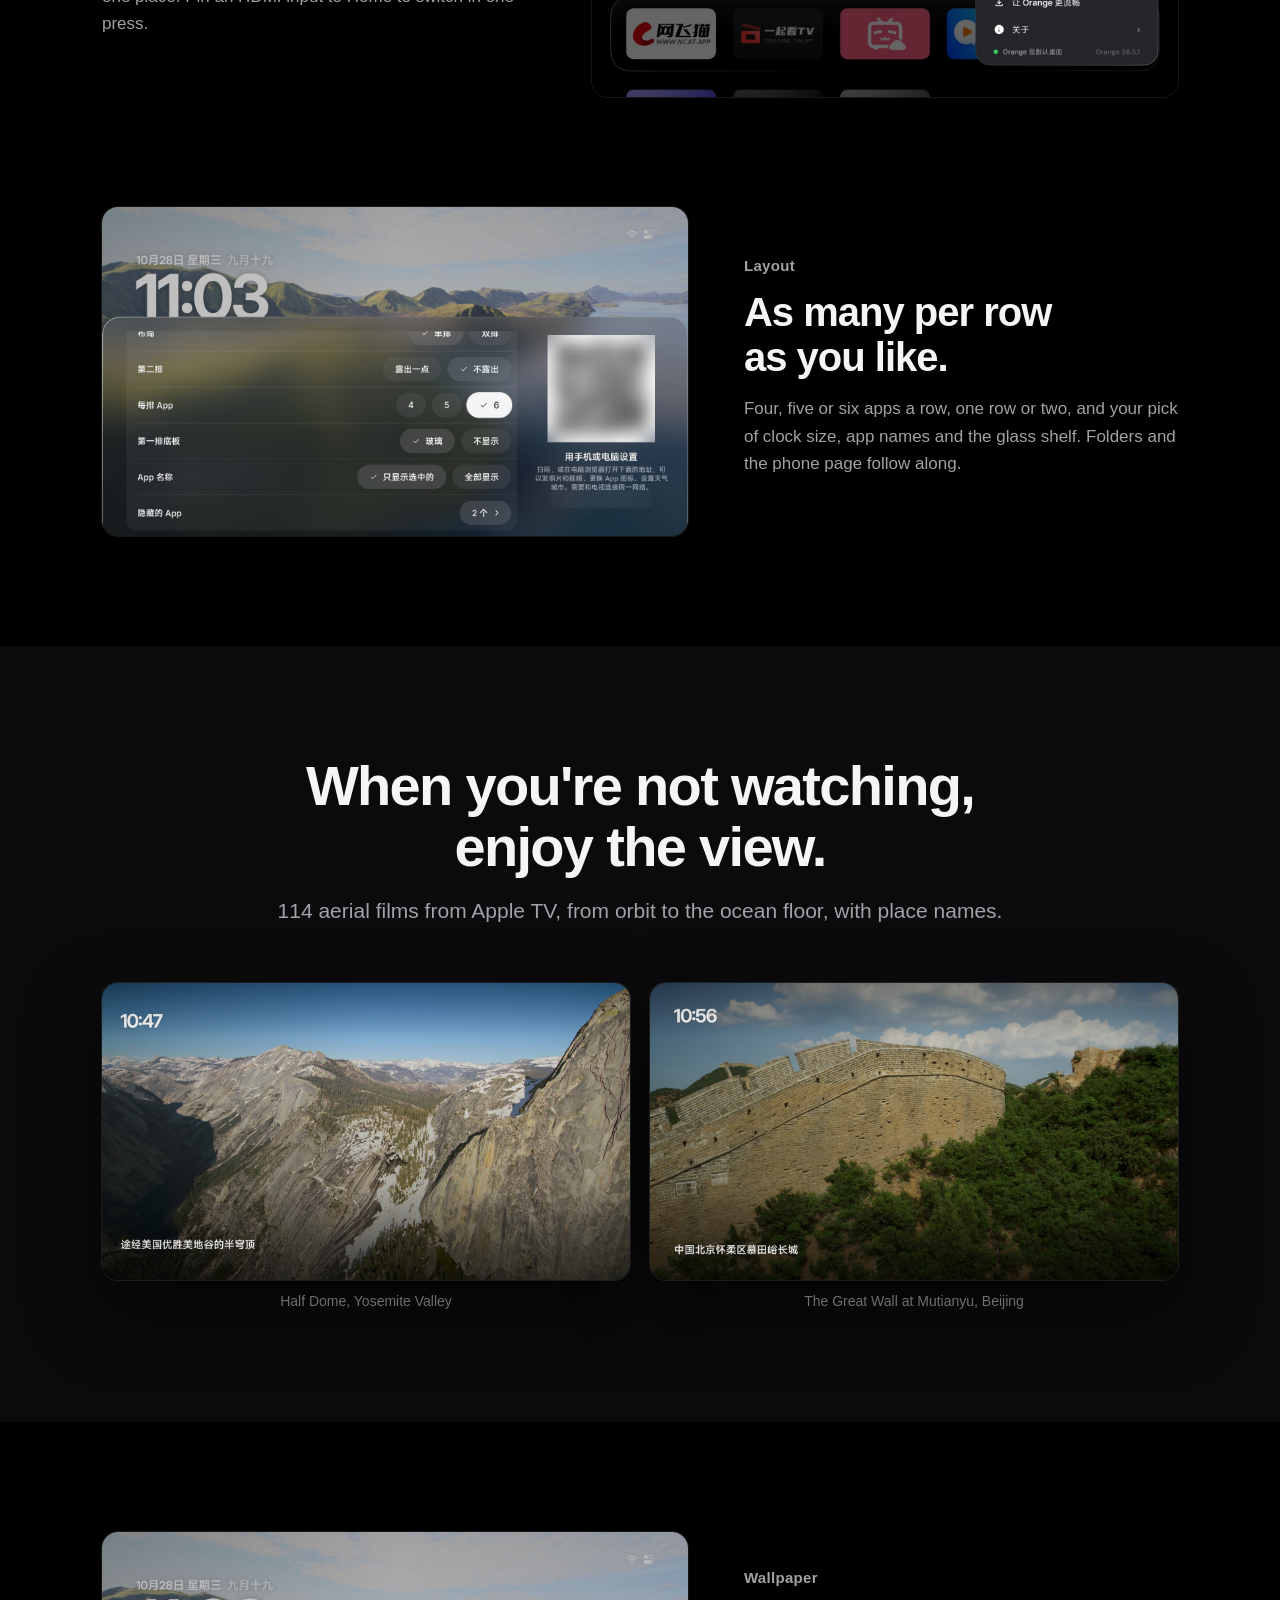
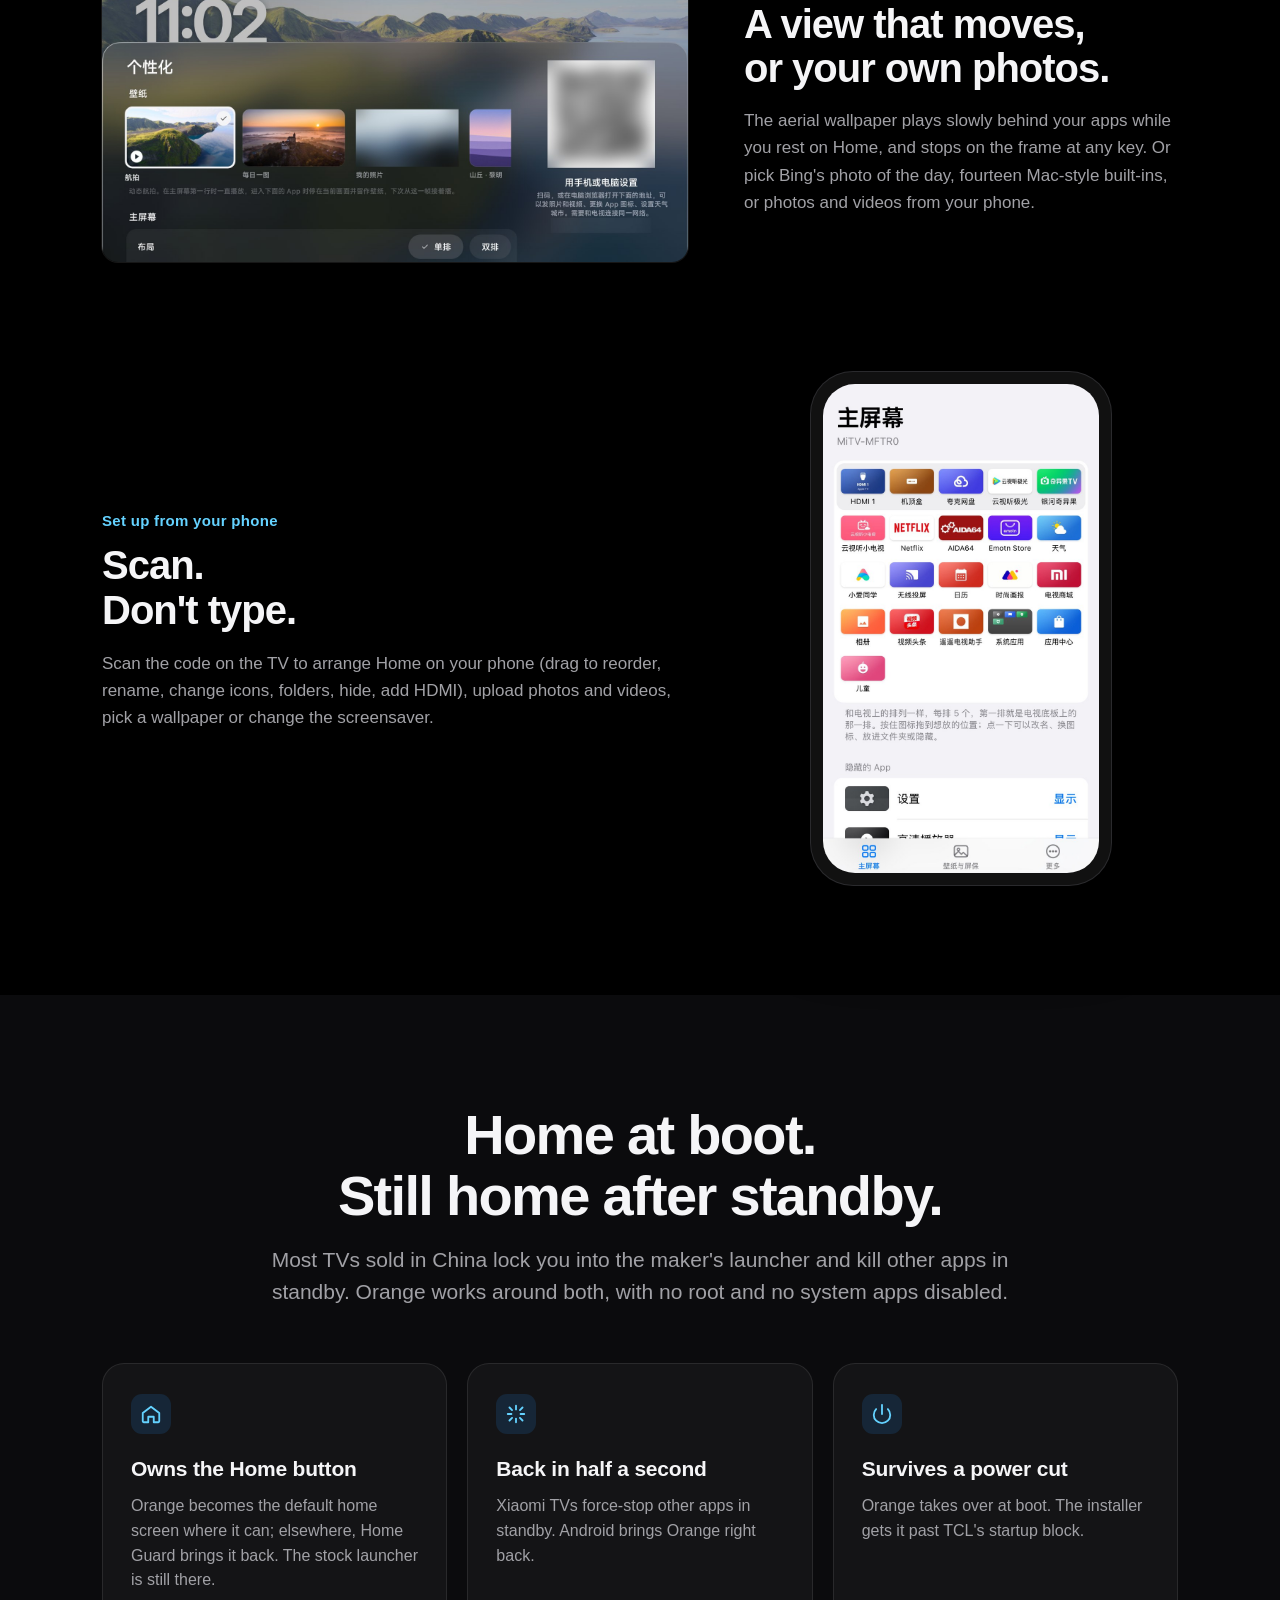
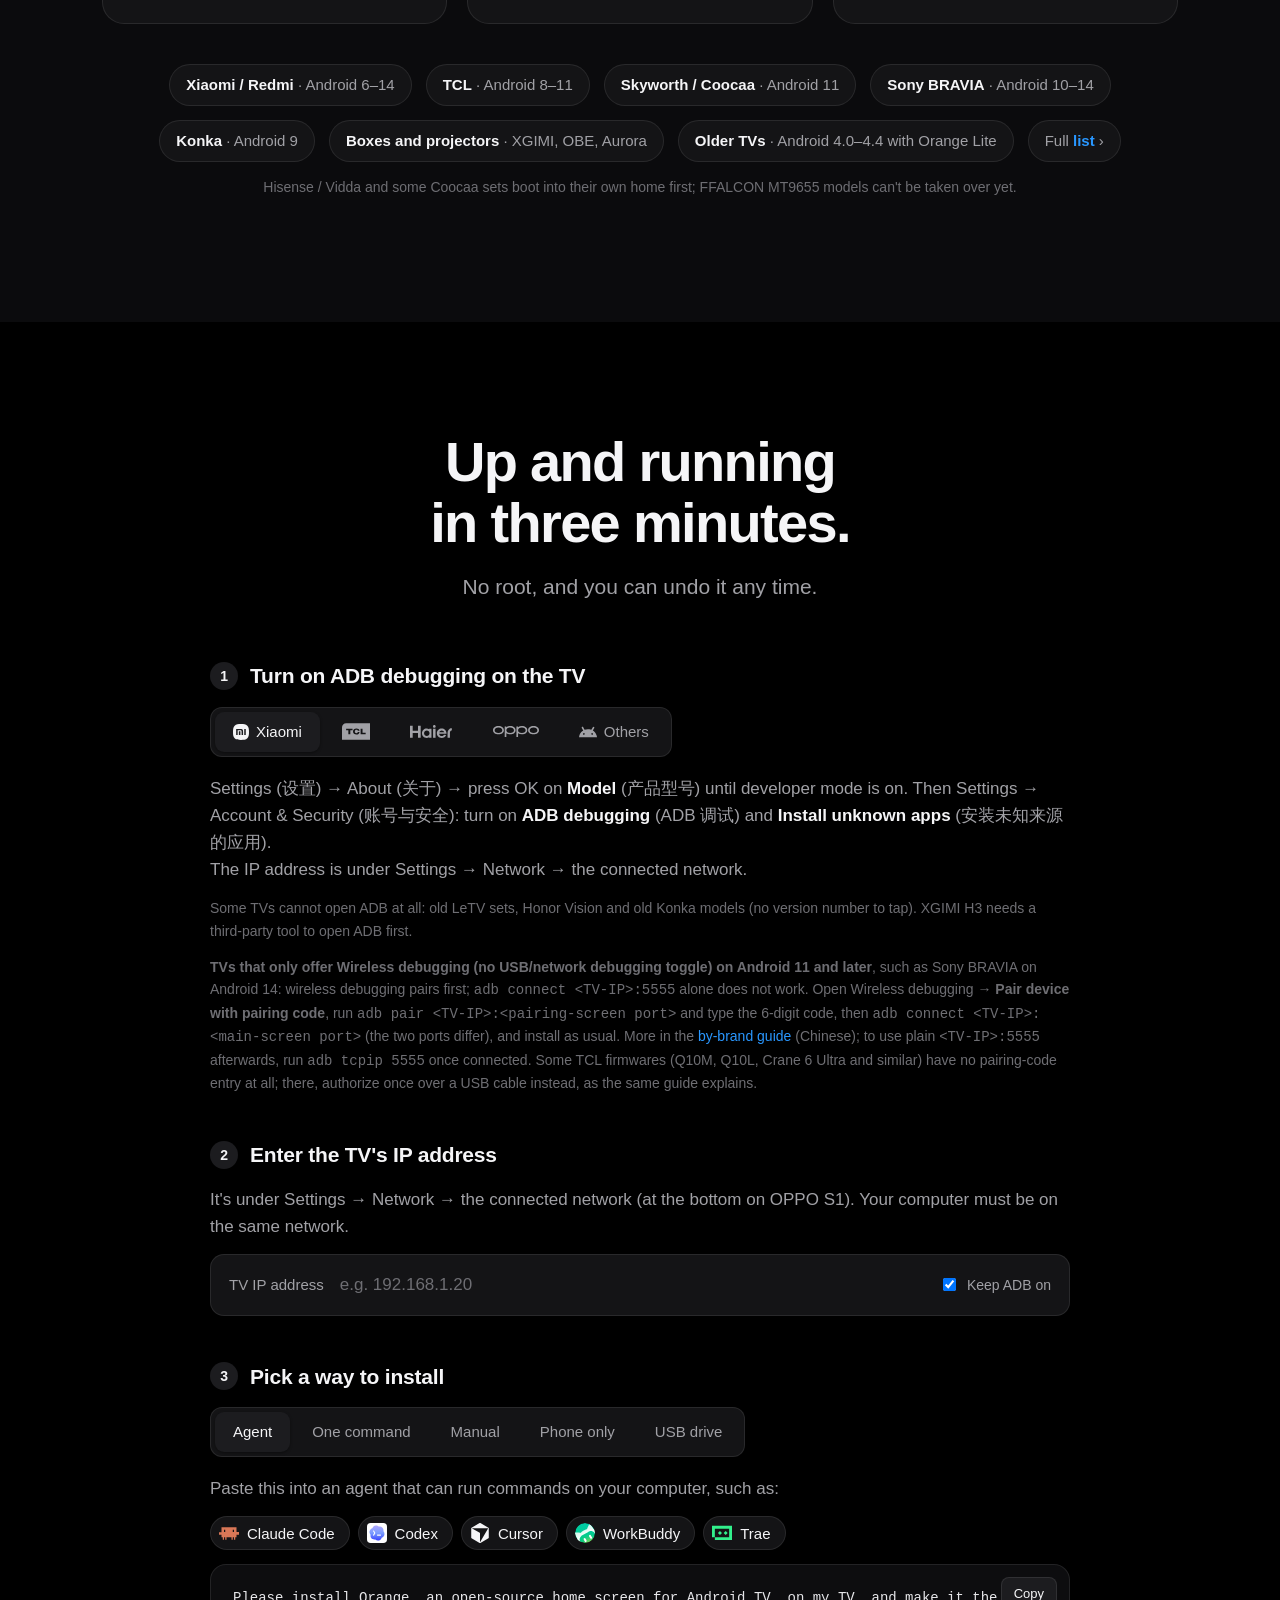
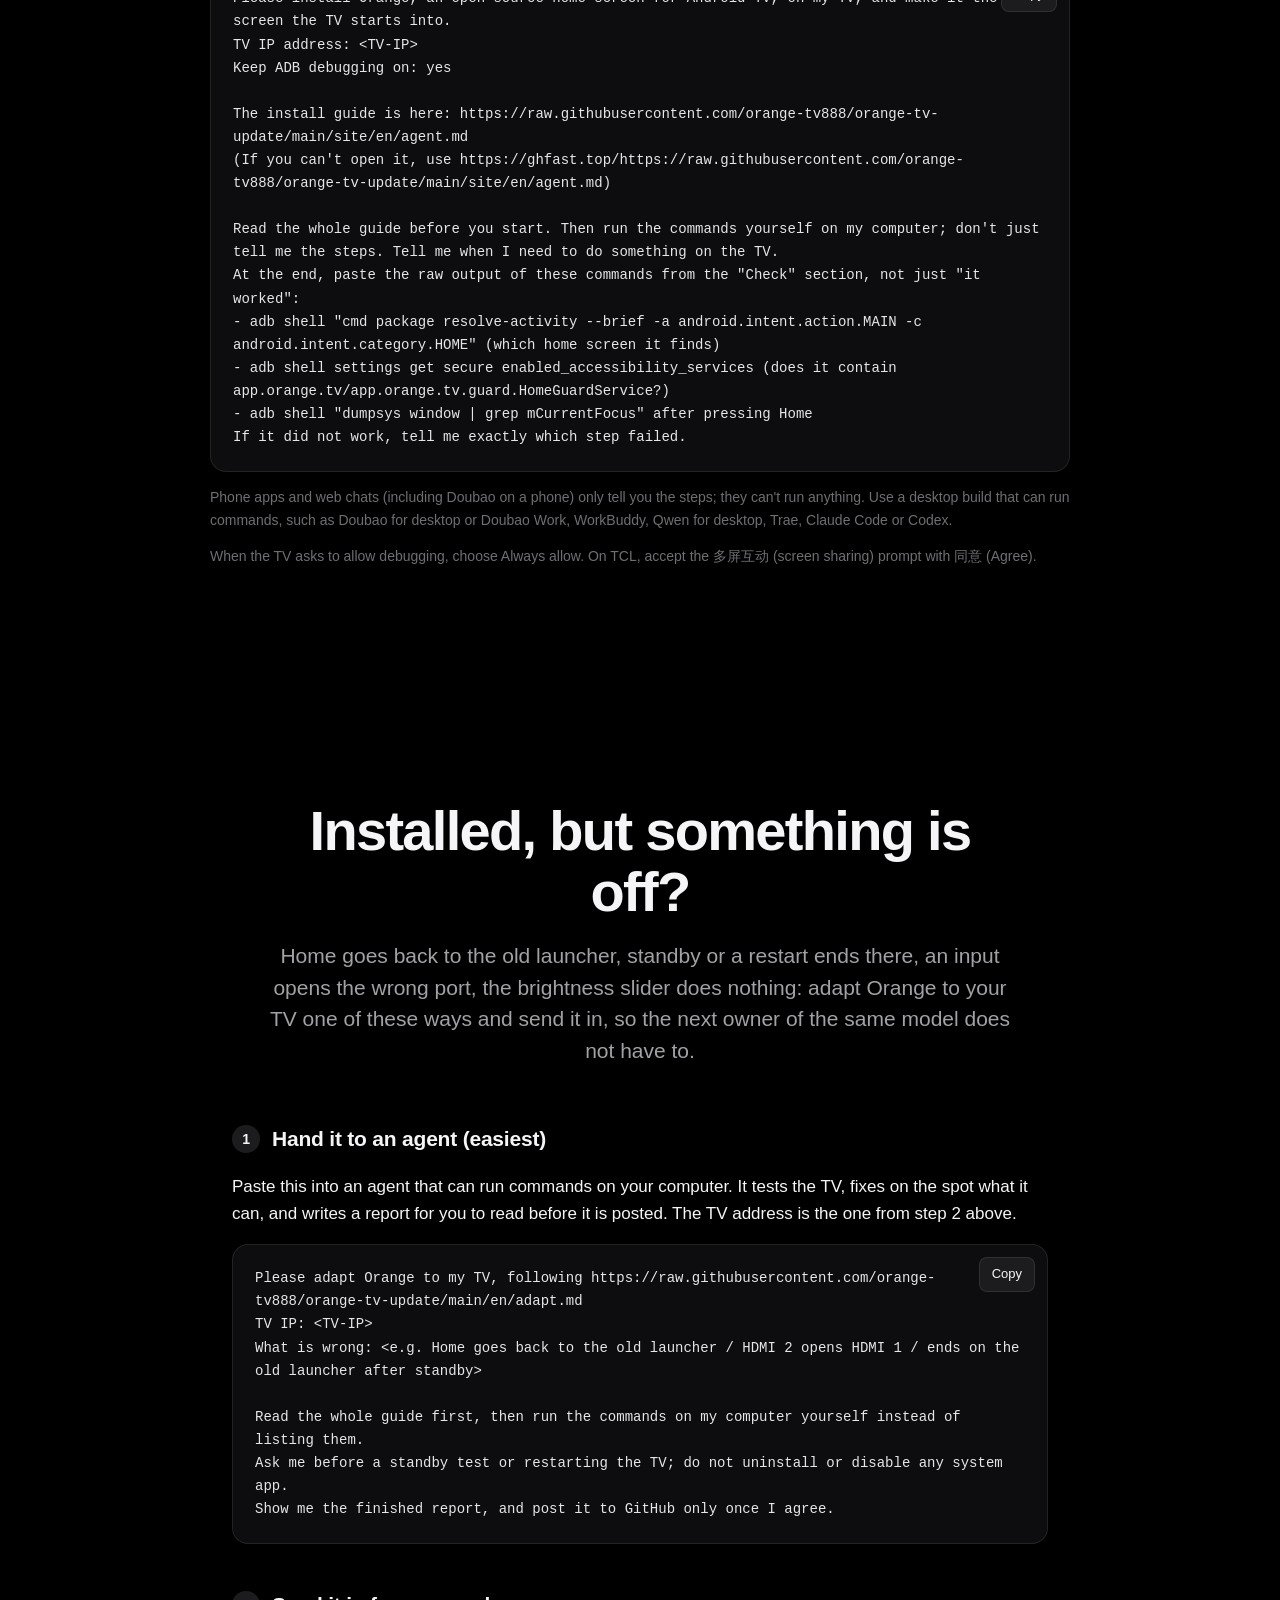
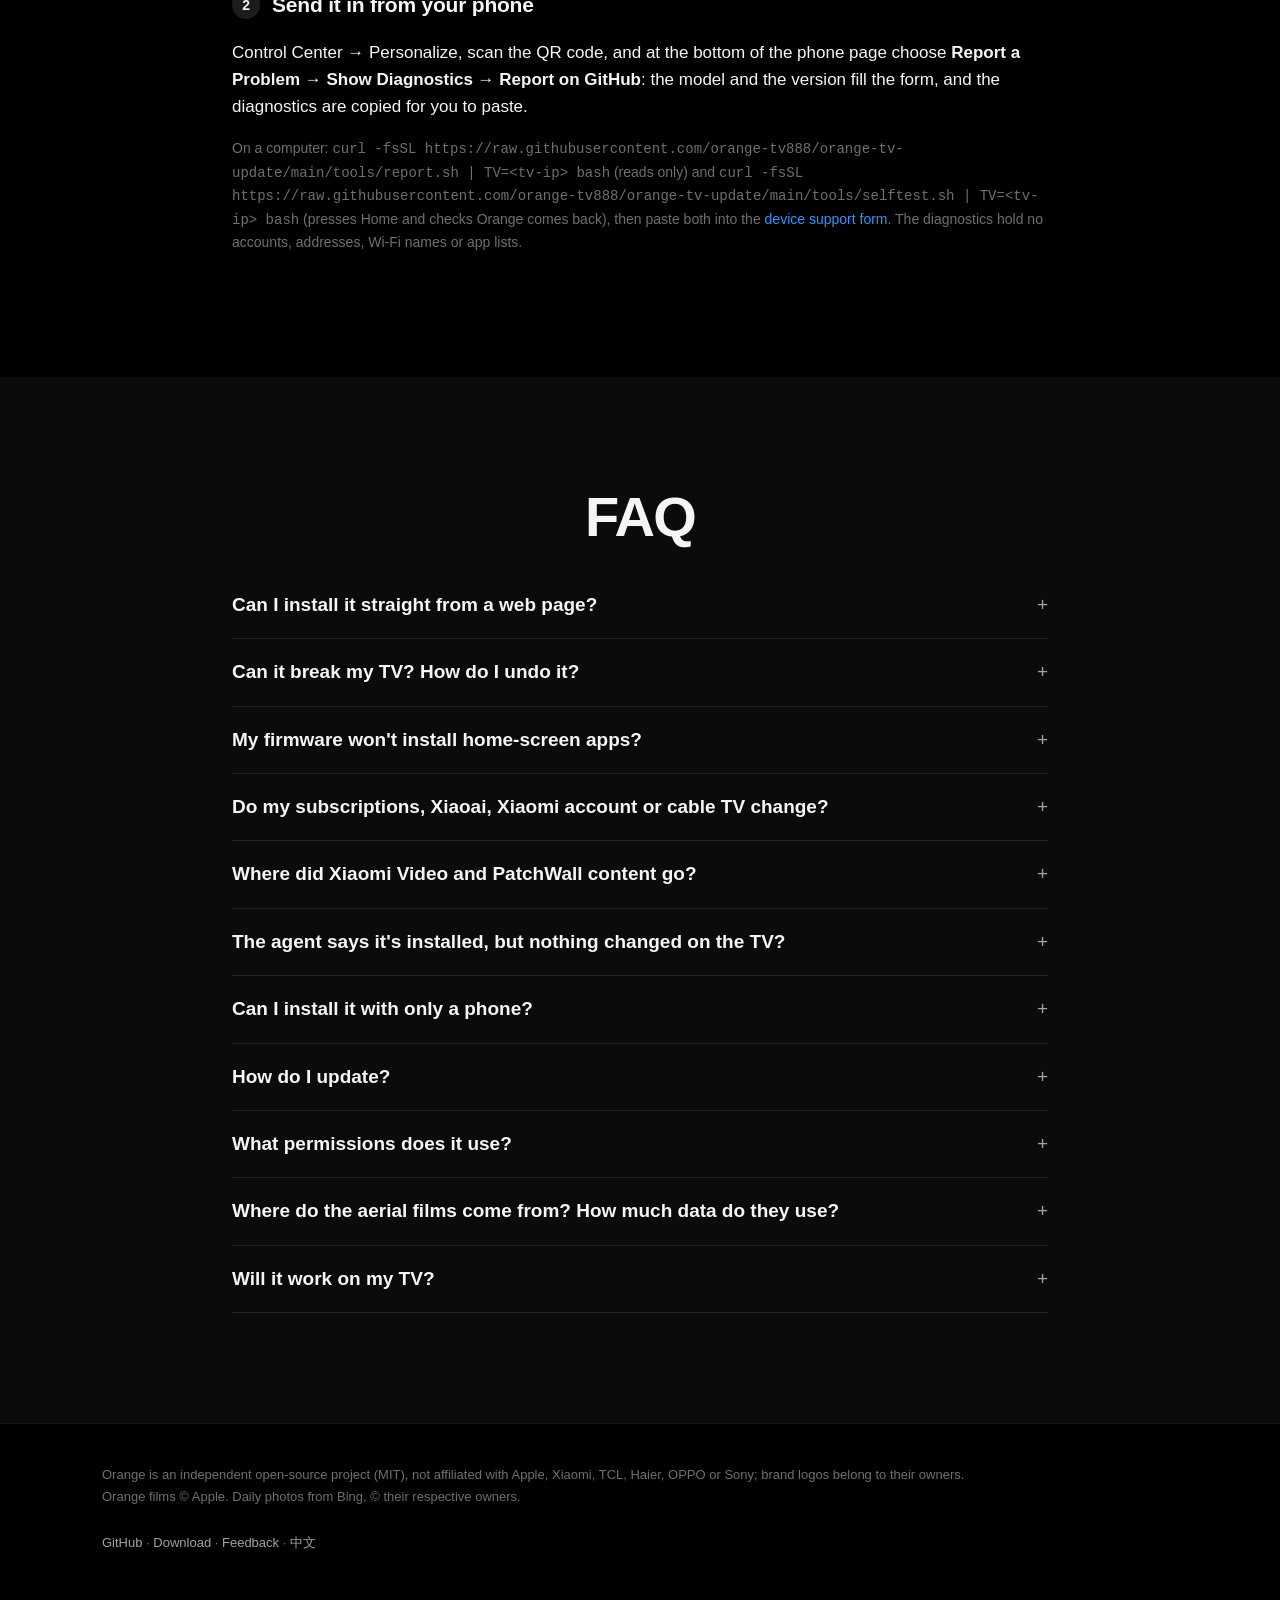
<file: site/en/index.html>
<!doctype html>
<html lang="en">
<head>
<meta charset="utf-8">
<meta name="viewport" content="width=device-width, initial-scale=1, viewport-fit=cover">
<script>
  // Open the page in the browser's language, unless the visitor picked one with the switcher.
  (function () {
    if (/bot|crawl|spider|slurp/i.test(navigator.userAgent)) return;
    var saved; try { saved = localStorage.getItem('orange-lang'); } catch (e) {}
    var lang = (navigator.languages && navigator.languages[0]) || navigator.language || '';
    if (saved ? saved === 'zh' : /^zh/i.test(lang)) location.replace('../' + location.hash);
  })();
</script>
<title>Orange · A calm home screen for Android TV</title>
<meta name="description" content="An open-source, tvOS-style home screen for Android TV. No ads, no recommendation feeds. Just your apps, your wallpaper and Apple TV's aerial screensavers. Built for Xiaomi, TCL, Skyworth, Sony and other TVs and boxes sold in China.">
<meta property="og:title" content="Orange · A calm home screen for Android TV">
<meta property="og:description" content="An open-source, tvOS-style home screen for Android TV. No ads, and it stays your home screen.">
<meta property="og:image" content="../img/home.jpg?v=165">
<meta name="theme-color" content="#000000">
<link rel="icon" href="../favicon.svg" type="image/svg+xml">
<link rel="stylesheet" href="../style.css?v=12">
</head>
<body>

<nav>
  <div class="wrap">
    <a class="brand" href="#top" aria-label="Orange"><svg width="22" height="22" viewBox="0 0 32 32" aria-hidden="true"><path d="M6.84 18.01a9.19 9.19 0 1 0 18.38 0a9.19 9.19 0 1 0 -18.38 0" fill="none" stroke="#FEB05D" stroke-width="3.14"/><path d="M16.12 7.4V4.07" fill="none" stroke="#EEEDEB" stroke-width="1.68" stroke-linecap="round"/><path d="M16.12 5.01c.76-.47 1.88-.6 2.99-.6.89 0 1.47.09 1.78.2" fill="none" stroke="#EEEDEB" stroke-width="1.68" stroke-linecap="round"/></svg> Orange</a>
    <div class="links">
      <a href="#features">Features</a>
      <a href="#how">How it works</a>
      <a href="#install">Install</a>
      <a href="#adapt">Adapting</a>
      <a href="#faq">FAQ</a>
      <a href="https://github.com/orange-tv888/orange-tv-update">GitHub</a>
    </div>
    <a class="lang" href="../" data-lang="zh" hreflang="zh" lang="zh-CN">中文</a>
    <a class="cta" href="#install">Install</a>
  </div>
</nav>

<header class="hero" id="top">
  <div class="wrap">
    <p class="eyebrow">Open source · Free · No ads</p>
    <h1>Orange</h1>
    <p class="lede">A calm home screen for Android TV. <strong>No ads, no recommendation feeds.</strong> Just your apps, your wallpaper and Apple TV's aerial screensavers.</p>
    <div class="actions">
      <a class="btn primary" href="#install">Get started</a>
      <a class="btn ghost" href="https://github.com/orange-tv888/orange-tv-update">View on GitHub ›</a>
    </div>
    <div class="tv reveal">
      <div class="glow"></div>
      <div class="screen compare" id="compare" role="slider" tabindex="0" aria-label="The TV's stock home screen compared with Orange. Move left or right to compare." aria-valuemin="0" aria-valuemax="100" aria-valuenow="0">
        <img class="before" src="../img/stock-xiaomi.jpg?v=3" alt="The TV's stock home screen, covered in show recommendations and membership badges" width="1600" height="900">
        <div class="after"><img src="../img/home.jpg?v=165" alt="Orange's home screen: an aerial wallpaper of Waimanu Valley, Hawaii, and six apps in a row on a glass shelf" width="1600" height="900"></div>
        <div class="divider" aria-hidden="true"><span class="knob"><svg width="20" height="20" viewBox="0 0 24 24" fill="none" stroke="currentColor" stroke-width="2.4" stroke-linecap="round" stroke-linejoin="round"><path d="M9 6l-6 6 6 6M15 6l6 6-6 6"/></svg></span></div>
      </div>
      <div class="stand"></div>
      <div class="compare-legend">
        <button type="button" class="replay"><svg width="13" height="13" viewBox="0 0 24 24" fill="none" stroke="currentColor" stroke-width="2.6" stroke-linecap="round" stroke-linejoin="round" aria-hidden="true"><path d="M3 12a9 9 0 1 0 3-6.7"/><path d="M3 3v6h6"/></svg>Replay</button>
        <span class="compare-hint">Move your mouse across the screen to compare</span>
      </div>
    </div>
  </div>
</header>

<section id="features">
  <div class="wrap">
    <div class="head reveal">
      <h2>Quiet is<br>the best interface.</h2>
      <p>Turn on the TV and you see your wallpaper and the apps you use.</p>
    </div>

    <div class="feature reveal">
      <div class="shot"><img src="../img/focus.jpg?v=165" alt="Netflix in focus on the top row, over an aerial wallpaper of Landmannalaugar, Iceland" loading="lazy" width="1600" height="900"></div>
      <div>
        <p class="kicker">Home</p>
        <h3>As easy as<br>Apple TV.</h3>
        <p>Your favorite apps sit in one row on a glass shelf. The focused one lifts gently and casts a soft shadow.</p>
        <p>A white ring marks focus, easy to spot from the couch. Hidden system apps like Xiaomi's App Store and Mi Home show up too.</p>
      </div>
    </div>

    <div class="feature flip reveal">
      <div class="shot"><img src="../img/menu.jpg?v=165" alt="The long-press menu: Move, Move to Folder, Hide from Home, App Info, Open When TV Turns On, Uninstall" loading="lazy" width="1600" height="900"></div>
      <div>
        <p class="kicker">Organize</p>
        <h3>Hold OK<br>to make it yours.</h3>
        <p><strong>Move</strong>, put in a <strong>folder</strong>, <strong>hide</strong>, inspect or uninstall any app. Hidden apps wait in Personalize.</p>
        <p>Choose <strong>Open When TV Turns On</strong> and the TV goes straight to that app or input when it turns on or wakes, and leaves you alone while it stays on.</p>
      </div>
    </div>

    <div class="feature reveal">
      <div class="shot"><img src="../img/folder.jpg?v=165" alt="An open folder of system apps" loading="lazy" width="1600" height="900"></div>
      <div>
        <p class="kicker">Folders</p>
        <h3>Tuck the TV's own apps<br>into a folder.</h3>
        <p>Folders sit on Home like any app, as on Apple TV. Press OK to open one.</p>
      </div>
    </div>

    <div class="feature flip reveal">
      <div class="shot"><img src="../img/control-center.jpg?v=165" alt="Control Center: inputs, network, settings, volume and brightness" loading="lazy" width="1600" height="900"></div>
      <div>
        <p class="kicker">Control Center</p>
        <h3>Everyday controls,<br>one button away.</h3>
        <p>Inputs, network, settings, volume and brightness, all in one place. Pin an HDMI input to Home to switch in one press.</p>
      </div>
    </div>

    <div class="feature reveal">
      <div class="shot"><img src="../img/columns.jpg?v=165" alt="Home settings in Personalize, with six apps per row chosen" loading="lazy" width="1600" height="900"></div>
      <div>
        <p class="kicker">Layout</p>
        <h3>As many per row<br>as you like.</h3>
        <p>Four, five or six apps a row, one row or two, and your pick of clock size, app names and the glass shelf. Folders and the phone page follow along.</p>
      </div>
    </div>
  </div>
</section>

<section class="alt">
  <div class="wrap">
    <div class="head reveal">
      <h2>When you're not watching,<br>enjoy the view.</h2>
      <p>114 aerial films from Apple TV, from orbit to the ocean floor, with place names.</p>
    </div>
    <div class="gallery reveal">
      <figure>
        <div class="shot"><img src="../img/screensaver-aerial.jpg?v=165" alt="Orange screensaver passing Half Dome in Yosemite Valley" loading="lazy" width="1600" height="900"></div>
        <figcaption>Half Dome, Yosemite Valley</figcaption>
      </figure>
      <figure>
        <div class="shot"><img src="../img/screensaver-aerial-2.jpg?v=165" alt="Orange screensaver over the Great Wall at Mutianyu, Beijing" loading="lazy" width="1600" height="900"></div>
        <figcaption>The Great Wall at Mutianyu, Beijing</figcaption>
      </figure>
    </div>
  </div>
</section>

<section>
  <div class="wrap">
    <div class="feature reveal">
      <div class="shot"><img src="../img/wallpaper.jpg?v=165" alt="The Personalize panel, with the aerial wallpaper chosen" loading="lazy" width="1600" height="900"></div>
      <div>
        <p class="kicker">Wallpaper</p>
        <h3>A view that moves,<br>or your own photos.</h3>
        <p>The aerial wallpaper plays slowly behind your apps while you rest on Home, and stops on the frame at any key. Or pick Bing's photo of the day, fourteen Mac-style built-ins, or photos and videos from your phone.</p>
      </div>
    </div>
    <div class="phone-row reveal" style="margin-top:110px">
      <div>
        <p class="kicker">Set up from your phone</p>
        <h3 class="sub">Scan.<br>Don't type.</h3>
        <p class="muted">Scan the code on the TV to arrange Home on your phone (drag to reorder, rename, change icons, folders, hide, add HDMI), upload photos and videos, pick a wallpaper or change the screensaver.</p>
      </div>
      <div class="phone"><img src="../img/phone.jpg?v=147" alt="The Home Screen tab of the phone page: the TV's tiles in a grid" loading="lazy" width="780" height="1384"></div>
    </div>
  </div>
</section>

<section class="alt" id="how">
  <div class="wrap">
    <div class="head reveal">
      <h2>Home at boot.<br>Still home after standby.</h2>
      <p>Most TVs sold in China lock you into the maker's launcher and kill other apps in standby. Orange works around both, with no root and no system apps disabled.</p>
    </div>
    <div class="grid3 reveal">
      <div class="tile">
        <div class="ic"><svg width="22" height="22" viewBox="0 0 24 24" fill="none" stroke="currentColor" stroke-width="2" stroke-linecap="round" stroke-linejoin="round"><path d="M3 11l9-7 9 7v9a1 1 0 0 1-1 1h-5v-6h-6v6H4a1 1 0 0 1-1-1z"/></svg></div>
        <h4>Owns the Home button</h4>
        <p>Orange becomes the default home screen where it can; elsewhere, Home Guard brings it back. The stock launcher is still there.</p>
      </div>
      <div class="tile">
        <div class="ic"><svg width="22" height="22" viewBox="0 0 24 24" fill="none" stroke="currentColor" stroke-width="2" stroke-linecap="round" stroke-linejoin="round"><path d="M12 3v4M12 17v4M4.9 4.9l2.8 2.8M16.3 16.3l2.8 2.8M3 12h4M17 12h4M4.9 19.1l2.8-2.8M16.3 7.7l2.8-2.8"/></svg></div>
        <h4>Back in half a second</h4>
        <p>Xiaomi TVs force-stop other apps in standby. Android brings Orange right back.</p>
      </div>
      <div class="tile">
        <div class="ic"><svg width="22" height="22" viewBox="0 0 24 24" fill="none" stroke="currentColor" stroke-width="2" stroke-linecap="round" stroke-linejoin="round"><path d="M12 2v10"/><path d="M18.4 6.6a9 9 0 1 1-12.8 0"/></svg></div>
        <h4>Survives a power cut</h4>
        <p>Orange takes over at boot. The installer gets it past TCL's startup block.</p>
      </div>
    </div>
    <div class="devices reveal">
      <span class="chip"><b>Xiaomi / Redmi</b> · Android 6–14</span>
      <span class="chip"><b>TCL</b> · Android 8–11</span>
      <span class="chip"><b>Skyworth / Coocaa</b> · Android 11</span>
      <span class="chip"><b>Sony BRAVIA</b> · Android 10–14</span>
      <span class="chip"><b>Konka</b> · Android 9</span>
      <span class="chip"><b>Boxes and projectors</b> · XGIMI, OBE, Aurora</span>
      <span class="chip"><b>Older TVs</b> · Android 4.0–4.4 with Orange Lite</span>
      <a class="chip chip-link" href="https://github.com/orange-tv888/orange-tv-update/blob/main/README.en.md#supported-tvs">Full <b>list</b> ›</a>
    </div>
    <p class="note devices-note reveal">Hisense / Vidda and some Coocaa sets boot into their own home first; FFALCON MT9655 models can't be taken over yet.</p>
  </div>
</section>

<section id="install">
  <div class="wrap">
    <div class="head reveal">
      <h2>Up and running<br>in three minutes.</h2>
      <p>No root, and you can undo it any time.</p>
    </div>

    <div class="install reveal">
      <h3 class="step"><span>1</span>Turn on ADB debugging on the TV</h3>
      <div class="tabs" role="tablist" data-tabs="brand">
        <button role="tab" aria-selected="true" data-tab="xiaomi"><i class="logo xiaomi" aria-hidden="true"></i>Xiaomi</button>
        <button role="tab" aria-selected="false" data-tab="tcl" aria-label="TCL"><i class="logo tcl" aria-hidden="true"></i></button>
        <button role="tab" aria-selected="false" data-tab="haier" aria-label="Haier"><i class="logo haier" aria-hidden="true"></i></button>
        <button role="tab" aria-selected="false" data-tab="oppo" aria-label="OPPO"><i class="logo oppo" aria-hidden="true"></i></button>
        <button role="tab" aria-selected="false" data-tab="other"><i class="logo android" aria-hidden="true"></i>Others</button>
      </div>
      <div class="panel on" data-panel="xiaomi"><p>Settings (设置) → About (关于) → press OK on <b>Model</b> (产品型号) until developer mode is on. Then Settings → Account &amp; Security (账号与安全): turn on <b>ADB debugging</b> (ADB 调试) and <b>Install unknown apps</b> (安装未知来源的应用).<br>The IP address is under Settings → Network → the connected network.</p></div>
      <div class="panel" data-panel="tcl"><p>Settings (设置) → About (关于) → <b>Device info</b> (本机信息), then quickly press <b>Up, Down, Left, Right</b>. Turn on <b>ADB</b> in the <b>More</b> (更多) group that appears.<br>The IP address is under Settings → Network → the connected network.</p></div>
      <div class="panel" data-panel="haier"><p>Press the Source button <b>on the TV itself</b>. While the source menu is open, press <b>Left, Left, Up, Right</b> on the remote to open the factory menu (海尔工厂菜单), then set <b>ADB 调试开关</b> (ADB debugging) to on. Change nothing else.<br>The IP address is under Settings → Network → the connected network.</p></div>
      <div class="panel" data-panel="oppo"><p>Settings (设置) → System (系统) → About (关于本机) → <b>Model</b> (设备型号), press <b>Up, Up, Right, Right</b>, then OK. Then Settings → System → <b>Developer options</b> (开发者选项) and turn on <b>USB debugging</b> (USB 调试, sometimes called ADB debugging).<br>The IP address is at the <b>bottom</b> of Settings → Network → the connected network.</p></div>
      <div class="panel" data-panel="other"><p>Settings → Device Preferences → About → press <b>Build</b> (not Android version) 7 times, then turn on <b>USB debugging</b> in Developer options.<br>The IP address is under Settings → Network → the connected network.</p></div>
      <p class="note">Some TVs cannot open ADB at all: old LeTV sets, Honor Vision and old Konka models (no version number to tap). XGIMI H3 needs a third-party tool to open ADB first.</p>
      <p class="note"><b>TVs that only offer Wireless debugging (no USB/network debugging toggle) on Android 11 and later</b>, such as Sony BRAVIA on Android 14: wireless debugging pairs first; <code>adb connect &lt;TV-IP&gt;:5555</code> alone does not work. Open Wireless debugging → <b>Pair device with pairing code</b>, run <code>adb pair &lt;TV-IP&gt;:&lt;pairing-screen port&gt;</code> and type the 6-digit code, then <code>adb connect &lt;TV-IP&gt;:&lt;main-screen port&gt;</code> (the two ports differ), and install as usual. More in the <a href="https://github.com/orange-tv888/orange-tv-update/blob/main/docs/devices/adb-by-brand.md">by-brand guide</a> (Chinese); to use plain <code>&lt;TV-IP&gt;:5555</code> afterwards, run <code>adb tcpip 5555</code> once connected. Some TCL firmwares (Q10M, Q10L, Crane 6 Ultra and similar) have no pairing-code entry at all; there, authorize once over a USB cable instead, as the same guide explains.</p>

      <h3 class="step"><span>2</span>Enter the TV's IP address</h3>
      <p class="hint">It's under Settings → Network → the connected network (at the bottom on OPPO S1). Your computer must be on the same network.</p>
      <div class="field">
        <label for="ip">TV IP address</label>
        <input id="ip" inputmode="decimal" autocomplete="off" spellcheck="false" placeholder="e.g. 192.168.1.20">
        <label class="opt"><input type="checkbox" id="keep" checked> Keep ADB on</label>
      </div>

      <h3 class="step"><span>3</span>Pick a way to install</h3>
      <div class="tabs" role="tablist" data-tabs="method">
        <button role="tab" aria-selected="true" data-tab="agent">Agent</button>
        <button role="tab" aria-selected="false" data-tab="cli">One command</button>
        <button role="tab" aria-selected="false" data-tab="manual">Manual</button>
        <button role="tab" aria-selected="false" data-tab="phone">Phone only</button>
        <button role="tab" aria-selected="false" data-tab="usb">USB drive</button>
      </div>

      <div class="panel on" data-panel="agent">
        <p>Paste this into an agent that can run commands on your computer, such as:</p>
        <ul class="agents">
          <li><img src="../img/agents/claude-code.svg" alt="" width="20" height="20">Claude Code</li>
          <li><img src="../img/agents/codex.svg" alt="" width="20" height="20">Codex</li>
          <li><img src="../img/agents/cursor.svg" alt="" width="20" height="20">Cursor</li>
          <li><img src="../img/agents/workbuddy.svg" alt="" width="20" height="20">WorkBuddy</li>
          <li><img src="../img/agents/trae.svg" alt="" width="20" height="20">Trae</li>
        </ul>
        <div class="code"><button class="copy" data-copy="prompt">Copy</button><pre id="prompt"></pre></div>
        <p class="note">Phone apps and web chats (including Doubao on a phone) only tell you the steps; they can't run anything. Use a desktop build that can run commands, such as Doubao for desktop or Doubao Work, WorkBuddy, Qwen for desktop, Trae, Claude Code or Codex.</p>
      </div>

      <div class="panel" data-panel="cli">
        <p>Run it in a macOS or Linux terminal; it downloads adb if you don't have it. On Windows, use an agent.</p>
        <div class="code"><button class="copy" data-copy="cmd">Copy</button><pre id="cmd"></pre></div>
        <p class="note">TVs that only offer Wireless debugging pair first: with a pairing-code entry, set the <code>ADB_PAIR</code>, <code>ADB_CODE</code> and <code>ADB_CONNECT</code> variables before running (the README shows how) and the script pairs and switches back to 5555 for you; without a pairing-code entry (TCL Q10M, Q10L, Crane 6 Ultra and similar), connect the TV once with a USB cable as in the <a href="https://github.com/orange-tv888/orange-tv-update/blob/main/docs/devices/adb-by-brand.md">by-brand guide</a> (Chinese) and run <code>adb tcpip 5555</code>.</p>
      </div>

      <div class="panel" data-panel="manual">
        <p>Download <a href="https://raw.githubusercontent.com/orange-tv888/orange-tv-update/main/update/orange.apk"><b>orange.apk</b></a>, then run:</p>
        <div class="code"><button class="copy" data-copy="manualcmd">Copy</button><pre id="manualcmd"></pre></div>
        <p class="note">TVs that only offer Wireless debugging (step 1) come in two kinds:<br><b>With a pairing-code entry</b> (Sony BRAVIA on Android 14 and similar): pair first as in step 1, then run <code>adb tcpip 5555</code> once connected, so the first line of the commands is 5555; without that, use the IP:port from the main Wireless debugging screen on the first line.<br><b>Without a pairing-code entry</b> (TCL Q10M, Q10L, Crane 6 Ultra and similar): follow the <a href="https://github.com/orange-tv888/orange-tv-update/blob/main/docs/devices/adb-by-brand.md">by-brand guide</a> (Chinese) and connect the TV to a computer with a USB cable, then run <code>adb tcpip 5555</code> once authorized; until you do, the first line's <code>:5555</code> will not connect.</p>
      </div>

      <div class="panel" data-panel="phone">
        <p>Without a computer, use an ADB app on a phone: <b>甲壳虫 ADB 助手</b> (Beetle ADB), <b>超级小爱</b> (Super Xiaoai), or similar tools from the app store.</p>
        <ol>
          <li>Phone and TV on the same Wi-Fi.</li>
          <li>Turn on ADB on the TV as in step 1 above; the IP address is in the same place.</li>
          <li>Connect the phone to <code>&lt;TV-IP&gt;:5555</code>; choose Always allow on the TV.</li>
          <li>Install Orange from the app (standard build; try the guard build if that is refused), then grant permissions one by one as in Windows item 3 of the <a href="agent.md">install guide</a> and start the app as in item 6.</li>
        </ol>
        <p class="note">Users have installed Orange this way; we have not tested each tool. Phone tools usually can't finish every setting, so once it's installed, run the check with a computer or an agent if you can.</p>
      </div>

      <div class="panel" data-panel="usb">
        <p>No computer, and no need for steps 1 and 2 above: copy the APK to a USB drive, plug it into the TV, and open it with the TV's file manager to install.</p>
        <ul>
          <li><a href="https://raw.githubusercontent.com/orange-tv888/orange-tv-update/main/update/orange.apk"><b>orange.apk</b></a>: use this on Android 5.0 and later.</li>
          <li>The guard build (the one that doesn't declare a home screen) and Orange Lite are not published separately: build them from the checkout with <code>./gradlew :app:assembleGuardRelease</code> or <code>:lite:assembleRelease</code>.</li>
        </ul>
        <p>Once it's installed, <b>press Home on the remote</b>. If Android asks which app to use, choose <b>Orange</b>, then <b>Always</b>, and you're done; stock Android TV usually works this way.</p>
        <p>If Home goes straight back to the old home screen without asking (most Chinese-brand TVs): open Orange from the app list. It shows "Make Orange Your Home Screen", whose entries open the TV's settings for the home guard (Accessibility) and notification access. If the TV's settings don't have them, Orange works only as an ordinary app opened from the app list; to take over Home, set it up once with a computer or an agent (it installs over, settings stay).</p>
        <p class="note">Whether Home, power-on and wake come back to Orange after a USB-only install depends on those entries being in the TV's settings; a computer install is the most reliable. Later updates: choose "New version" in Control Center, or install from the USB drive again.</p>
        <p class="note">Orange Lite looks the same as the full app but has no Home Guard: once it's installed, press Home and choose <b>Orange Lite</b>, then Always; where the firmware keeps Home for its own launcher, open Lite from the app list. No aerial wallpaper, input tiles or in-app updates either (updating is installing again). To undo: Settings → Apps → Orange Lite → Clear defaults, or uninstall it. Report problems with the <a href="https://github.com/orange-tv888/orange-tv-update/issues/new?template=device.yml">device support form</a>, with Lite in the title.</p>
      </div>


      <p class="note">When the TV asks to allow debugging, choose Always allow. On TCL, accept the 多屏互动 (screen sharing) prompt with 同意 (Agree).</p>
    </div>
  </div>
</section>

<section id="adapt">
  <div class="wrap" style="max-width:860px">
    <div class="head reveal">
      <h2>Installed, but something is off?</h2>
      <p>Home goes back to the old launcher, standby or a restart ends there, an input opens the wrong port, the brightness slider does nothing: adapt Orange to your TV one of these ways and send it in, so the next owner of the same model does not have to.</p>
    </div>
    <div class="install reveal">
      <h3 class="step"><span>1</span>Hand it to an agent (easiest)</h3>
      <p>Paste this into an agent that can run commands on your computer. It tests the TV, fixes on the spot what it can, and writes a report for you to read before it is posted. The TV address is the one from step 2 above.</p>
      <div class="code"><button class="copy" data-copy="adaptprompt">Copy</button><pre id="adaptprompt"></pre></div>

      <h3 class="step"><span>2</span>Send it in from your phone</h3>
      <p>Control Center → Personalize, scan the QR code, and at the bottom of the phone page choose <b>Report a Problem → Show Diagnostics → Report on GitHub</b>: the model and the version fill the form, and the diagnostics are copied for you to paste.</p>
      <p class="note">On a computer: <code>curl -fsSL https://raw.githubusercontent.com/orange-tv888/orange-tv-update/main/tools/report.sh | TV=&lt;tv-ip&gt; bash</code> (reads only) and <code>curl -fsSL https://raw.githubusercontent.com/orange-tv888/orange-tv-update/main/tools/selftest.sh | TV=&lt;tv-ip&gt; bash</code> (presses Home and checks Orange comes back), then paste both into the <a href="https://github.com/orange-tv888/orange-tv-update/issues/new?template=device.yml">device support form</a>. The diagnostics hold no accounts, addresses, Wi-Fi names or app lists.</p>
    </div>
  </div>
</section>

<section class="alt" id="faq">
  <div class="wrap" style="max-width:860px">
    <div class="head reveal" style="margin-bottom:24px"><h2>FAQ</h2></div>
    <div class="reveal">
      <details>
        <summary>Can I install it straight from a web page?</summary>
        <p>No. Browsers can't reach the TV's ADB. The agent prompt or the one-line command is the easiest way.</p>
      </details>
      <details>
        <summary>Can it break my TV? How do I undo it?</summary>
        <p>No. Orange doesn't touch system apps; it grants itself a few permissions and changes the home screen and screensaver settings, and all of that can be undone. The easiest way is to paste the text below into an AI that can run commands on a computer (the same kind you installed with): it follows the Undo section of the <a href="agent.md">install guide</a>, undoes every change and leaves the TV on its original home screen. Add "and uninstall Orange as well" to also remove it.</p>
        <div class="code"><button class="copy" data-copy="restoreprompt">Copy</button><pre id="restoreprompt"></pre></div>
        <p>By hand: replace the final <code>bash</code> in the one-line command with <code>bash -s restore</code>, that is <code>curl -fsSL https://raw.githubusercontent.com/orange-tv888/orange-tv-update/main/tools/install.sh | TV=&lt;TV-IP&gt; bash -s restore</code>; add <code>--uninstall</code> to remove Orange too. On Windows without bash, the commands one by one are in the <a href="agent.md">install guide</a>.</p>
      </details>
      <details>
        <summary>My firmware won't install home-screen apps?</summary>
        <p>Install the build that doesn't declare itself a home screen: add <code>-s guard</code> to the end of the one-line command. The guard build is not published separately; build it from the checkout with <code>./gradlew :app:assembleGuardRelease</code>.</p>
      </details>
      <details>
        <summary>Do my subscriptions, Xiaoai, Xiaomi account or cable TV change?</summary>
        <p>No. Orange only replaces the home screen: Xiaomi / TCL subscriptions, Xiaoai, your Xiaomi account and cable TV all work as before, and the old home screen still opens from the app list.</p>
      </details>
      <details>
        <summary>Where did Xiaomi Video and PatchWall content go?</summary>
        <p>The 桌面 (Home) tile opens PatchWall as before, with its recommendations and subscription content. The boot ad comes from the firmware; Orange can't remove it.</p>
      </details>
      <details>
        <summary>The agent says it's installed, but nothing changed on the TV?</summary>
        <p>Some agents report success without running anything. Ask it to paste the raw output from "Check" in the <a href="agent.md">install guide</a>: which home screen <code>resolve-activity</code> finds, whether <code>enabled_accessibility_services</code> contains <code>app.orange.tv</code>, and the <code>mCurrentFocus</code> after pressing Home. The install only worked if the last one includes <code>app.orange.tv</code>.</p>
      </details>
      <details>
        <summary>Can I install it with only a phone?</summary>
        <p>You can try. Users have installed Orange with Beetle ADB (甲壳虫 ADB 助手) and Super Xiaoai (超级小爱) on a phone; we haven't tested each one. See "Phone only" under Install.</p>
      </details>
      <details>
        <summary>How do I update?</summary>
        <p>From 1.32, the TV's Control Center shows New Version when there is one: choose Download and Install, then confirm in the TV's own installer. On TVs that do not let apps install apps, updating means running the install command again (or asking the agent again); the update page has a QR code that opens this TV's command on a phone. Settings, layout and wallpaper are kept.</p>
      </details>
      <details>
        <summary>What permissions does it use?</summary>
        <p><code>WRITE_SECURE_SETTINGS</code> turns Home Guard back on if it's switched off. The notification listener lets Android restart Orange; it reads no notifications. Accessibility only sees which window is in front, not what's on screen. Location only shows your Wi-Fi name.</p>
      </details>
      <details>
        <summary>Where do the aerial films come from? How much data do they use?</summary>
        <p>They stream straight from Apple's servers in 1080p, at about 15–20 Mbps. If they can't load, Orange switches to the photo screensaver.</p>
      </details>
      <details>
        <summary>Will it work on my TV?</summary>
        <p>Check the <a href="https://github.com/orange-tv888/orange-tv-update/blob/main/README.en.md#supported-tvs">list</a>. If yours isn't there, probably. Stock Android TV and Google TV are the easiest. LG webOS, Samsung Tizen and Huawei Vision (HarmonyOS) run different systems and can't take Orange; Android 4.0-4.4 TVs get Orange Lite (a beta, see USB drive under Install; the agent and the one-line command install it on their own); older ones are not supported. Some TVs can't open ADB at all, such as old LeTV sets, Honor Vision and old Konka models (no version number to tap). Slow or low-memory TVs pick Lite effects on their own; you can also choose it in Personalize → Effects. If something goes wrong, see <a href="#adapt">Installed, but something is off?</a> above.</p>
      </details>
    </div>
  </div>
</section>

<footer>
  <div class="wrap">
    <div>
      Orange is an independent open-source project (MIT), not affiliated with Apple, Xiaomi, TCL, Haier, OPPO or Sony; brand logos belong to their owners.<br>
      Orange films © Apple. Daily photos from Bing, © their respective owners.
    </div>
    <div><a href="https://github.com/orange-tv888/orange-tv-update">GitHub</a> · <a href="https://raw.githubusercontent.com/orange-tv888/orange-tv-update/main/update/orange.apk">Download</a> · <a href="https://github.com/orange-tv888/orange-tv-update/issues">Feedback</a> · <a href="../" data-lang="zh" lang="zh-CN">中文</a></div>
  </div>
</footer>

<script>
  window.T = {
    ip: '<TV-IP>',
    copy: 'Copy',
    copied: 'Copied',
    tclOnly: 'TCL only: allow starting at boot',
    guide: '/en/agent.md',
    adaptGuide: '/en/adapt.md',
    prompt: (ip, keep, guide) =>
`Please install Orange, an open-source home screen for Android TV, on my TV, and make it the home screen the TV starts into.
TV IP address: ${ip}
Keep ADB debugging on: ${keep ? 'yes' : 'no'}

The install guide is here: ${guide}
(If you can't open it, use https://ghfast.top/https://raw.githubusercontent.com/orange-tv888/orange-tv-update/main/site/en/agent.md)

Read the whole guide before you start. Then run the commands yourself on my computer; don't just tell me the steps. Tell me when I need to do something on the TV.
At the end, paste the raw output of these commands from the "Check" section, not just "it worked":
- adb shell "cmd package resolve-activity --brief -a android.intent.action.MAIN -c android.intent.category.HOME" (which home screen it finds)
- adb shell settings get secure enabled_accessibility_services (does it contain app.orange.tv/app.orange.tv.guard.HomeGuardService?)
- adb shell "dumpsys window | grep mCurrentFocus" after pressing Home
If it did not work, tell me exactly which step failed.`,
    adapt: (ip, guide) =>
`Please adapt Orange to my TV, following ${guide}
TV IP: ${ip}
What is wrong: <e.g. Home goes back to the old launcher / HDMI 2 opens HDMI 1 / ends on the old launcher after standby>

Read the whole guide first, then run the commands on my computer yourself instead of listing them.
Ask me before a standby test or restarting the TV; do not uninstall or disable any system app.
Show me the finished report, and post it to GitHub only once I agree.`,
    restore: (ip, guide) =>
`Please follow the "Undo" section of ${guide} to give my TV (IP address: ${ip}) its original home screen back, without uninstalling Orange.
Run the commands yourself on my computer; don't just send me the steps.
At the end, paste the raw output of:
- adb shell settings get secure enabled_accessibility_services (it should no longer contain app.orange.tv)
- adb shell "dumpsys window | grep mCurrentFocus" after pressing Home (it should be the TV's original home screen)`,
  };
</script>
<script src="../app.js?v=5"></script>
</body>
</html>
</file>
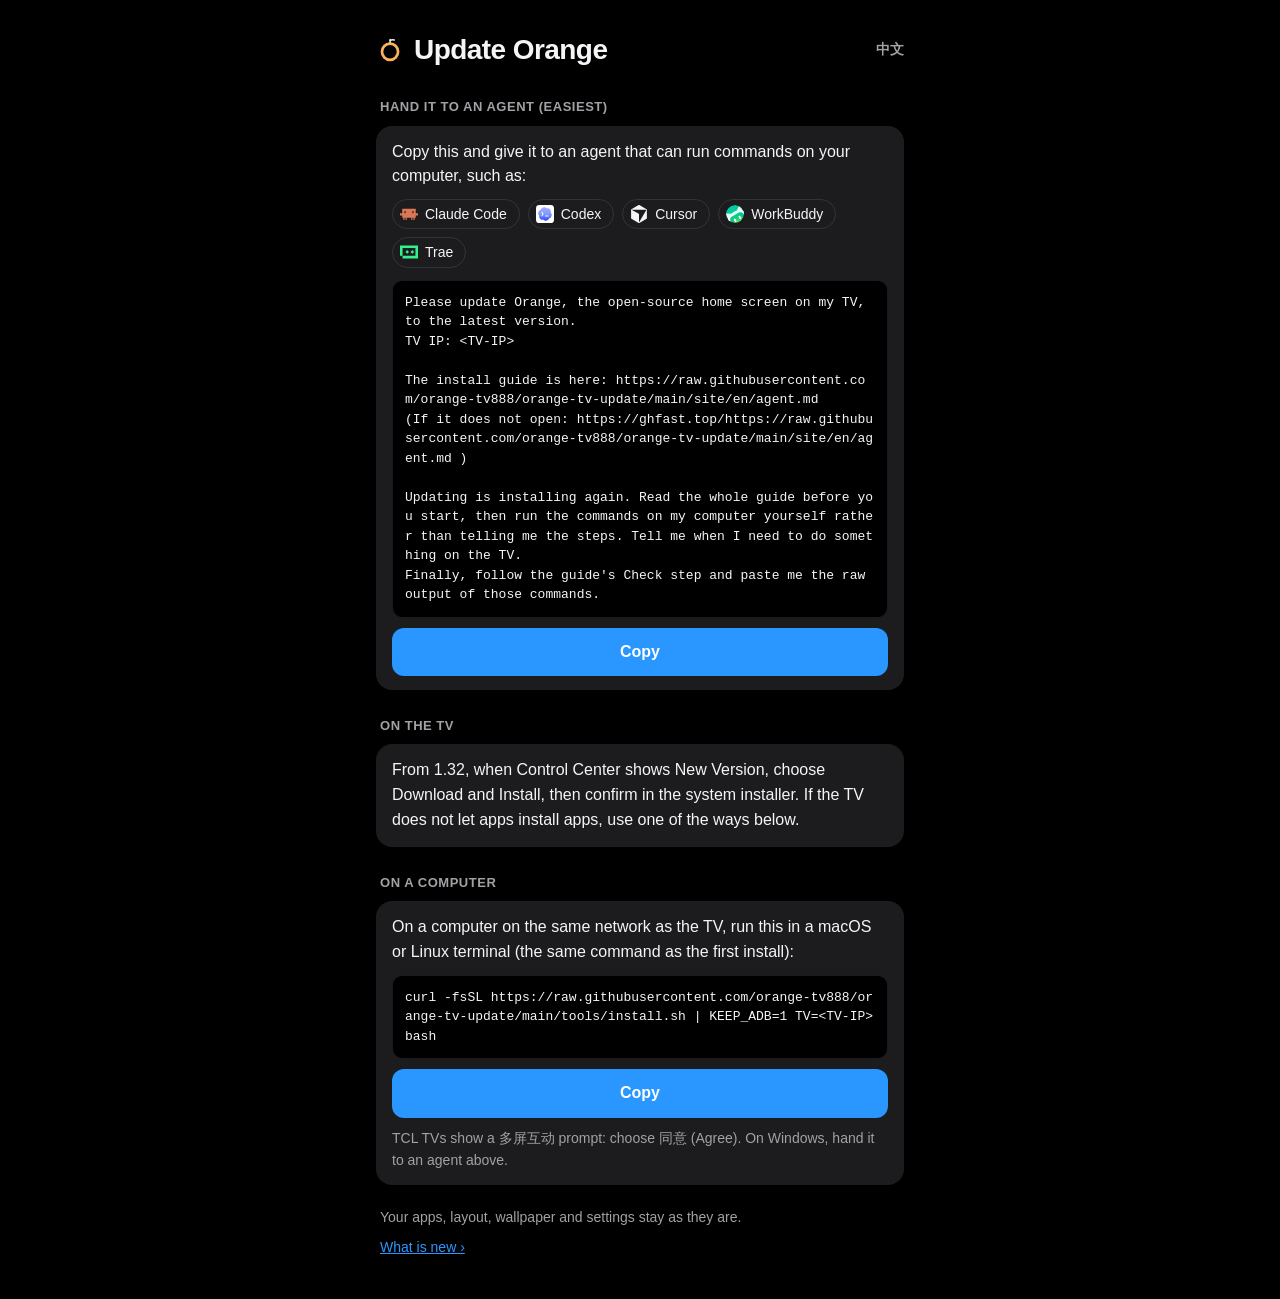
<file: site/update/index.html>
<!doctype html>
<html lang="zh-CN">
<head>
<meta charset="utf-8">
<meta name="viewport" content="width=device-width, initial-scale=1, viewport-fit=cover">
<title>升级 Orange · Update Orange</title>
<meta name="robots" content="noindex">
<meta name="theme-color" content="#000000">
<link rel="icon" href="../favicon.svg" type="image/svg+xml">
<!-- Opened from the QR code on the TV's update page (Control Center → New Version). The TV puts
     its version, flavor and LAN address after the #, which the browser never sends here. -->
<style>
  :root { --bg: #000; --card: #1c1c1e; --line: rgba(255,255,255,.1); --text: #f5f5f7; --muted: #a1a1a6; --accent: #2997ff; }
  * { box-sizing: border-box; }
  body {
    margin: 0; background: var(--bg); color: var(--text); font-size: 16px; line-height: 1.55; -webkit-font-smoothing: antialiased;
    font-family: -apple-system, BlinkMacSystemFont, "SF Pro Text", "PingFang SC", "Hiragino Sans GB", "Microsoft YaHei", "Helvetica Neue", Arial, sans-serif;
  }
  main { max-width: 560px; margin: 0 auto; padding: 28px 16px calc(40px + env(safe-area-inset-bottom)); }
  header { display: flex; align-items: center; gap: 10px; }
  h1 { font-size: 28px; letter-spacing: -.02em; margin: 0; }
  .sub { color: var(--muted); margin: 6px 0 22px; font-size: 15px; }
  h2 { font-size: 13px; font-weight: 600; text-transform: uppercase; letter-spacing: .04em; color: var(--muted); margin: 26px 4px 8px; }
  .card { background: var(--card); border-radius: 16px; padding: 14px 16px; }
  .card p { margin: 0 0 10px; }
  .card p:last-child { margin-bottom: 0; }
  pre {
    margin: 0; padding: 12px; border-radius: 10px; background: #000; border: 1px solid var(--line);
    font: 13px/1.5 ui-monospace, Menlo, monospace; white-space: pre-wrap; word-break: break-all;
  }
  button {
    display: block; width: 100%; margin-top: 10px; padding: 12px; border: 0; border-radius: 12px;
    background: var(--accent); color: #fff; font: inherit; font-weight: 600; transition: transform .16s ease-out;
  }
  button:active { transform: scale(.98); }
  .agents { display: flex; flex-wrap: wrap; gap: 8px; list-style: none; padding: 0; margin: 0 0 12px; }
  .agents li { display: flex; align-items: center; gap: 7px; padding: 5px 12px 5px 7px; border: 1px solid var(--line); border-radius: 980px; font-size: 14px; line-height: 1.3; }
  .agents img { width: 18px; height: 18px; flex: none; }
  .note { color: var(--muted); font-size: 14px; }
  a { color: var(--accent); }
  .lang { margin-left: auto; color: var(--muted); font-size: 14px; background: none; border: 0; width: auto; padding: 0; margin-top: 0; }
  @media (prefers-reduced-motion: reduce) { * { transition: none !important; } }
</style>
</head>
<body>
<main>
  <header>
    <svg width="28" height="28" viewBox="0 0 32 32" aria-hidden="true"><path d="M6.84 18.01a9.19 9.19 0 1 0 18.38 0a9.19 9.19 0 1 0 -18.38 0" fill="none" stroke="#FEB05D" stroke-width="3.14"/><path d="M16.12 7.4V4.07" fill="none" stroke="#EEEDEB" stroke-width="1.68" stroke-linecap="round"/><path d="M16.12 5.01c.76-.47 1.88-.6 2.99-.6.89 0 1.47.09 1.78.2" fill="none" stroke="#EEEDEB" stroke-width="1.68" stroke-linecap="round"/></svg>
    <h1 data-t="title"></h1>
    <button class="lang" id="lang"></button>
  </header>
  <p class="sub" id="sub"></p>

  <h2 data-t="aiHead"></h2>
  <div class="card">
    <p data-t="aiBody"></p>
    <ul class="agents" id="agents"></ul>
    <pre id="ai"></pre>
    <button data-copy="ai" data-t="copy"></button>
  </div>

  <h2 data-t="tvHead"></h2>
  <div class="card"><p data-t="tvBody"></p></div>

  <h2 data-t="pcHead"></h2>
  <div class="card">
    <p data-t="pcBody"></p>
    <pre id="cmd"></pre>
    <button data-copy="cmd" data-t="copy"></button>
    <p class="note" data-t="pcNote" style="margin-top:10px"></p>
  </div>

  <p class="note" data-t="keeps" style="margin:22px 4px 0"></p>
  <p class="note" style="margin:8px 4px 0"><a href="https://github.com/orange-tv888/orange-tv-update/blob/main/update/version.json" data-t="notes"></a></p>
</main>
<script>
const T = {
  zh: {
    title: '升级 Orange', lang: 'English',
    sub: v => v ? `电视上现在是 Orange ${v}。` : '',
    tvHead: '在电视上', tvBody: '1.32 起，控制中心里出现「有新版本」时，点「下载并安装」，再在系统的安装界面里确认就行。电视不让 App 安装应用时，用下面的方法。',
    pcHead: '在电脑上', pcBody: '电脑和电视连同一个网络，在 macOS 或 Linux 的终端里运行（和第一次安装是同一条命令）：',
    pcNote: 'TCL 电视上会弹出多屏互动的提示，选「同意」。Windows 请交给上面的 Agent。',
    aiHead: '交给 Agent（最省事）', aiBody: '复制下面这段，发给能在电脑上运行命令的 Agent，比如：',
    agents: [['workbuddy', 'WorkBuddy'], ['doubao', '豆包电脑版'], ['qwen', '千问电脑版'], ['trae', 'Trae'], ['claude-code', 'Claude Code'], ['codex', 'Codex']],
    ai: tv =>
`请帮我把电视上的开源桌面 Orange 升级到最新版。
电视 IP：${tv}

安装说明在这里：https://raw.githubusercontent.com/orange-tv888/orange-tv-update/main/site/agent.md
（打不开时用 https://ghfast.top/https://raw.githubusercontent.com/orange-tv888/orange-tv-update/main/site/agent.md ）

升级就是把安装再做一遍。请先完整读完安装说明再动手，然后在我的电脑上亲自运行命令，不要只把步骤告诉我。需要我在电视上操作时提醒我。
最后按说明里的「验收」，把那几条命令的原始输出贴给我。`,
    keeps: 'App、排列顺序、壁纸和设置都会保留。', notes: '这次更新了什么 ›',
    copy: '复制', copied: '已复制',
    // From the TV's setup page (#setup=1): Orange is on the TV but nothing has made it Home yet.
    setup: {
      title: '让 Orange 接管主屏幕',
      sub: () => '只装了 APK 时，Orange 能打开，但按主页键、开机和待机后还是原来的桌面。下面任选一种，把剩下的设置做完。',
      tvHead: '在电视上', tvBody: '电视的设置里有「无障碍」时，打开其中的「Orange 桌面守护」，主页键就会回到 Orange。小米电视待机后会把它关掉，所以还是建议用电脑做一次。',
      ai: tv =>
`请帮我把电视上已经装好的开源桌面 Orange 设为开机进入的桌面。
电视 IP：${tv}
保持 ADB 常开：要

安装说明在这里：https://raw.githubusercontent.com/orange-tv888/orange-tv-update/main/site/agent.md
（打不开时用 https://ghfast.top/https://raw.githubusercontent.com/orange-tv888/orange-tv-update/main/site/agent.md ）

请先完整读完安装说明再动手，然后在我的电脑上亲自运行命令，不要只把步骤告诉我。需要我在电视上操作时提醒我。
最后按说明里的「验收」，把那几条命令的原始输出贴给我。`,
      keeps: '已经装好的 Orange 会被同一版本覆盖，App、排列顺序、壁纸和设置都会保留。', notes: '',
    },
  },
  en: {
    title: 'Update Orange', lang: '中文',
    sub: v => v ? `This TV has Orange ${v}.` : '',
    tvHead: 'On the TV', tvBody: 'From 1.32, when Control Center shows New Version, choose Download and Install, then confirm in the system installer. If the TV does not let apps install apps, use one of the ways below.',
    pcHead: 'On a computer', pcBody: 'On a computer on the same network as the TV, run this in a macOS or Linux terminal (the same command as the first install):',
    pcNote: 'TCL TVs show a 多屏互动 prompt: choose 同意 (Agree). On Windows, hand it to an agent above.',
    aiHead: 'Hand it to an agent (easiest)', aiBody: 'Copy this and give it to an agent that can run commands on your computer, such as:',
    agents: [['claude-code', 'Claude Code'], ['codex', 'Codex'], ['cursor', 'Cursor'], ['workbuddy', 'WorkBuddy'], ['trae', 'Trae']],
    ai: tv =>
`Please update Orange, the open-source home screen on my TV, to the latest version.
TV IP: ${tv}

The install guide is here: https://raw.githubusercontent.com/orange-tv888/orange-tv-update/main/site/en/agent.md
(If it does not open: https://ghfast.top/https://raw.githubusercontent.com/orange-tv888/orange-tv-update/main/site/en/agent.md )

Updating is installing again. Read the whole guide before you start, then run the commands on my computer yourself rather than telling me the steps. Tell me when I need to do something on the TV.
Finally, follow the guide's Check step and paste me the raw output of those commands.`,
    keeps: 'Your apps, layout, wallpaper and settings stay as they are.', notes: 'What is new ›',
    copy: 'Copy', copied: 'Copied',
    setup: {
      title: 'Make Orange your Home screen',
      sub: () => 'Installed from the APK alone, Orange opens, but Home, power-on and wake still land on the old launcher. Either way below finishes the setup.',
      tvHead: 'On the TV', tvBody: 'If the TV\'s settings have Accessibility, turn on Orange Home Guard there and Home comes back to Orange. Xiaomi TVs turn it off in standby, so a computer is still the better way.',
      ai: tv =>
`Please make Orange, the open-source home screen already installed on my TV, the screen the TV starts on.
TV IP: ${tv}
Keep ADB on: yes

The install guide is here: https://raw.githubusercontent.com/orange-tv888/orange-tv-update/main/site/en/agent.md
(If it does not open: https://ghfast.top/https://raw.githubusercontent.com/orange-tv888/orange-tv-update/main/site/en/agent.md )

Read the whole guide before you start, then run the commands on my computer yourself rather than telling me the steps. Tell me when I need to do something on the TV.
Finally, follow the guide's Check step and paste me the raw output of those commands.`,
      keeps: 'The Orange already on the TV is installed over; your apps, layout, wallpaper and settings stay.', notes: '',
    },
  },
};
const hash = new URLSearchParams(location.hash.slice(1));
const ip = /^[0-9.]{7,15}$/.test(hash.get('tv') || '') ? hash.get('tv') : '<TV-IP>';
const guard = hash.get('f') === 'guard' ? ' -s guard' : '';
const version = /^[0-9.]+$/.test(hash.get('v') || '') ? hash.get('v') : '';
const setup = hash.get('setup') === '1';
let lang = /^zh/i.test(navigator.language || '') ? 'zh' : 'en';

function render() {
  const t = setup ? { ...T[lang], ...T[lang].setup } : T[lang];
  document.documentElement.lang = lang === 'zh' ? 'zh-CN' : 'en';
  document.title = t.title;
  document.querySelectorAll('[data-t]').forEach(e => { e.textContent = t[e.dataset.t]; });
  $('#lang').textContent = t.lang;
  $('#sub').textContent = t.sub(version);
  $('#cmd').textContent = `curl -fsSL https://raw.githubusercontent.com/orange-tv888/orange-tv-update/main/tools/install.sh | KEEP_ADB=1 TV=${ip} bash${guard}`;
  $('#ai').textContent = t.ai(ip);
  $('#agents').replaceChildren(...t.agents.map(([icon, name]) => {
    const li = document.createElement('li');
    const img = document.createElement('img'); img.src = `../img/agents/${icon}.svg`; img.alt = ''; img.width = 18; img.height = 18;
    li.append(img, name); return li;
  }));
}
function $(s) { return document.querySelector(s); }
$('#lang').onclick = () => { lang = lang === 'zh' ? 'en' : 'zh'; render(); };
document.querySelectorAll('[data-copy]').forEach(b => b.addEventListener('click', async () => {
  const text = document.getElementById(b.dataset.copy).textContent;
  try { await navigator.clipboard.writeText(text); }
  catch (_) {
    const r = document.createRange(); r.selectNodeContents(document.getElementById(b.dataset.copy));
    const s = getSelection(); s.removeAllRanges(); s.addRange(r);
    try { document.execCommand('copy'); } catch (_) {}
  }
  b.textContent = T[lang].copied; clearTimeout(b.timer); b.timer = setTimeout(() => { b.textContent = T[lang].copy; }, 1600);
}));
render();
</script>
</body>
</html>
</file>
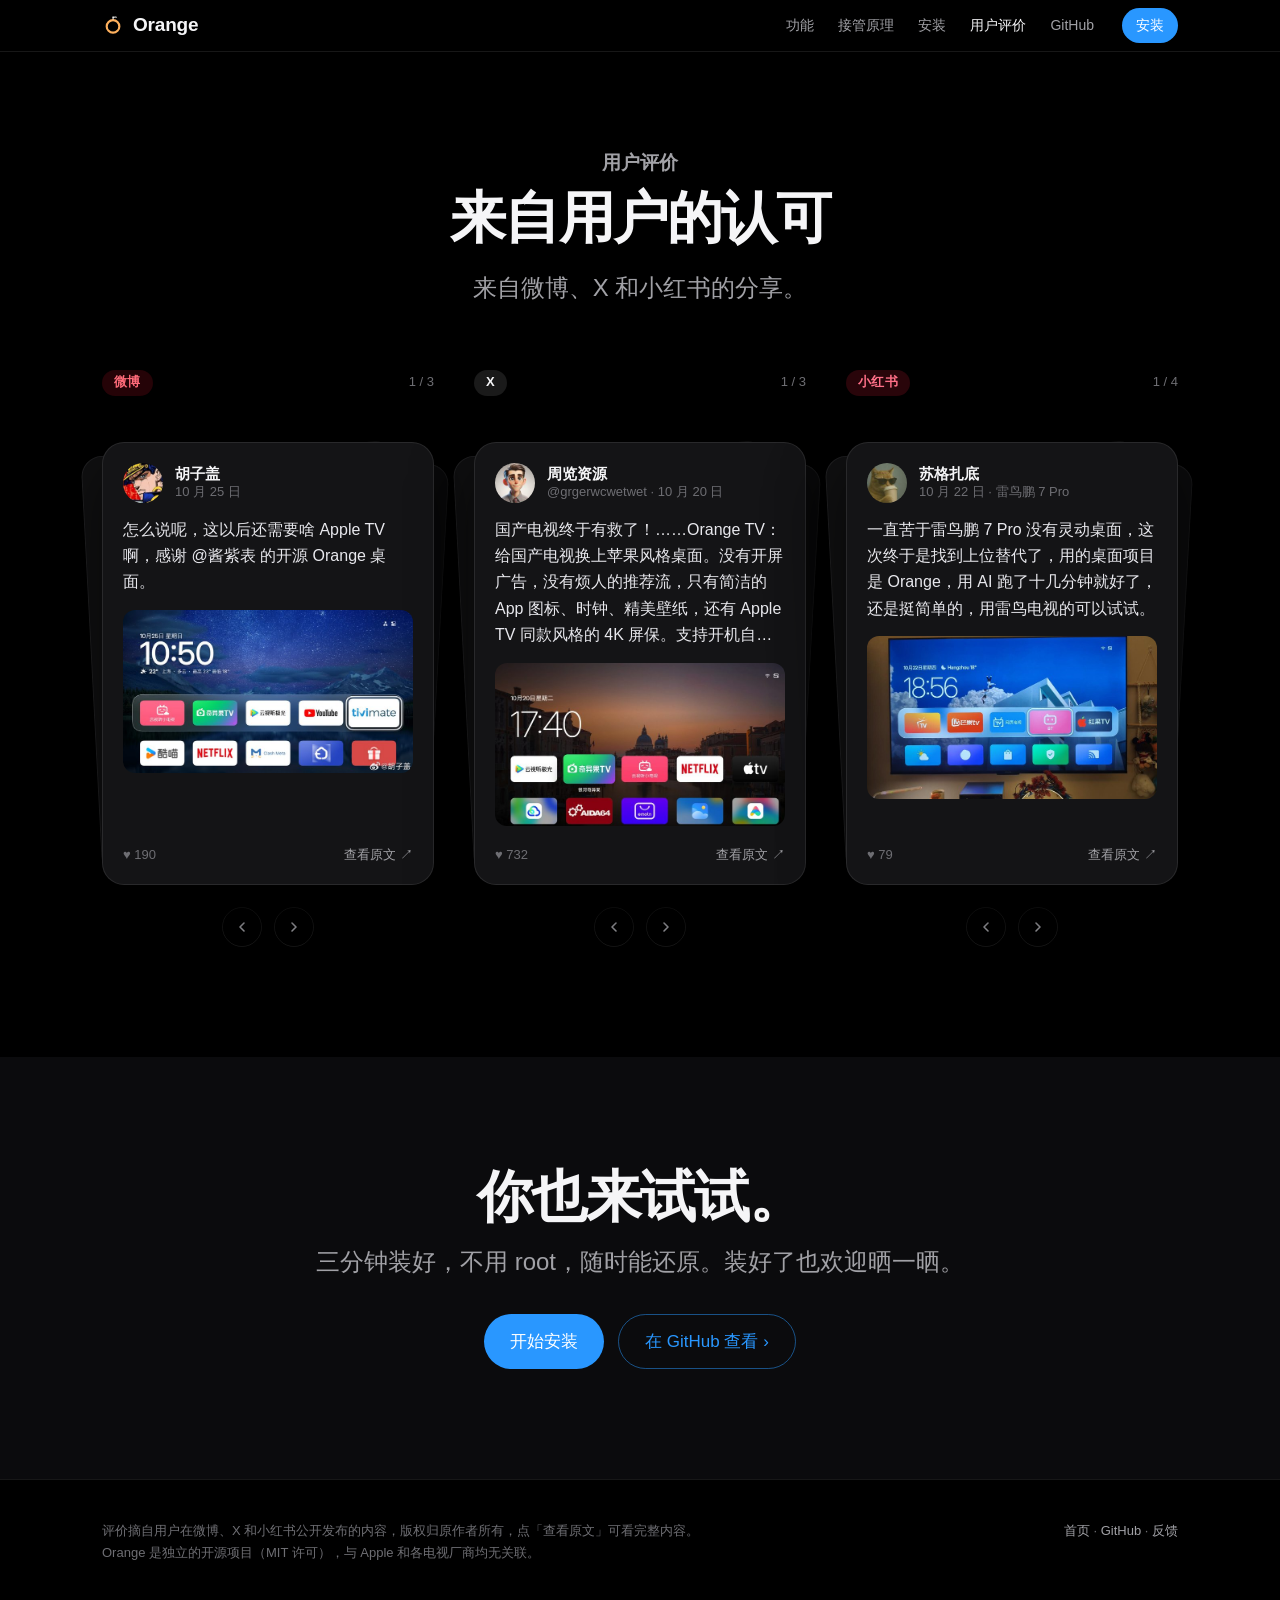
<file: site/voices/index.html>
<!doctype html>
<html lang="zh-CN">
<head>
<meta charset="utf-8">
<meta name="viewport" content="width=device-width, initial-scale=1, viewport-fit=cover">
<title>用户评价 · Orange</title>
<meta name="description" content="装上 Orange 之后，大家在微博、X 和小红书上是怎么说的。">
<meta property="og:title" content="用户评价 · Orange">
<meta property="og:description" content="装上 Orange 之后，大家在微博、X 和小红书上是怎么说的。">
<meta property="og:image" content="/img/home.jpg?v=147">
<meta name="theme-color" content="#000000">
<link rel="icon" href="../favicon.svg" type="image/svg+xml">
<link rel="stylesheet" href="../style.css?v=12">
</head>
<body>

<nav>
  <div class="wrap">
    <a class="brand" href="../" aria-label="Orange"><svg width="22" height="22" viewBox="0 0 32 32" aria-hidden="true"><path d="M6.84 18.01a9.19 9.19 0 1 0 18.38 0a9.19 9.19 0 1 0 -18.38 0" fill="none" stroke="#FEB05D" stroke-width="3.14"/><path d="M16.12 7.4V4.07" fill="none" stroke="#EEEDEB" stroke-width="1.68" stroke-linecap="round"/><path d="M16.12 5.01c.76-.47 1.88-.6 2.99-.6.89 0 1.47.09 1.78.2" fill="none" stroke="#EEEDEB" stroke-width="1.68" stroke-linecap="round"/></svg> Orange</a>
    <div class="links">
      <a href="../#features">功能</a>
      <a href="../#how">接管原理</a>
      <a href="../#install">安装</a>
      <a href="./" aria-current="page">用户评价</a>
      <a href="https://github.com/orange-tv888/orange-tv-update">GitHub</a>
    </div>
    <a class="cta" href="../#install">安装</a>
  </div>
</nav>

<header class="voices-hero">
  <div class="wrap">
    <p class="eyebrow">用户评价</p>
    <h2>来自用户的认可</h2>
    <p class="lede">来自微博、X 和小红书的分享。</p>
  </div>
</header>

<section class="voices">
  <div class="wrap decks">

    <div class="deck-col">
      <div class="deck-head"><span class="pf weibo">微博</span><span class="deck-count" aria-live="polite"></span></div>
      <div class="deck" tabindex="0" aria-roledescription="卡片组" aria-label="微博上的评价">
        <article class="vcard has-pic">
          <header>
            <img class="avatar" src="../img/voices/wb-huzigai.jpg" alt="" width="40" height="40">
            <div class="who"><b>胡子盖</b><span>10 月 25 日</span></div>
          </header>
          <p class="q">怎么说呢，这以后还需要啥 Apple TV 啊，感谢 @酱紫表 的开源 Orange 桌面。</p>
          <div class="pic"><img src="../img/voices/wb-huzigai-home.jpg" alt="电视上的 Orange 首页：时钟、天气和两排 App" width="720" height="405" loading="lazy"></div>
          <footer><span class="stat">♥ 190</span><a href="https://weibo.com/1500746433/RohjLjNZk" target="_blank" rel="noopener">查看原文 ↗</a></footer>
        </article>
        <article class="vcard has-pic">
          <header>
            <img class="avatar" src="../img/voices/wb-kongshenmege.jpg" alt="" width="40" height="40">
            <div class="who"><b>空什么格</b><span>10 月 20 日 · TCL 75Q10G Pro</span></div>
          </header>
          <p class="q">牛逼！刚用 @酱紫表 的最新项目给我这台 TCL 75Q10G Pro 装上了「苹果」桌面 Orange。实测操作下来确实很简单，有台电脑就行。先获取电视 WiFi 地址、开启 ADB 模式并授权，然后把操作指令丢给 AI Agent 就行了。我用的是 Workbuddy Step-5-Preview 模型，三五分钟搞定。</p>
          <div class="pic"><img src="../img/voices/wb-kongshenmege-tcl.jpg" alt="TCL 电视上弹出「多屏互动：正在发起应用推送」" width="720" height="540" loading="lazy"></div>
          <footer><span class="stat">♥ 128</span><a href="https://weibo.com/1853465292/RnzifeuQE" target="_blank" rel="noopener">查看原文 ↗</a></footer>
        </article>
        <article class="vcard has-pic">
          <header>
            <img class="avatar" src="../img/voices/wb-wuhoukuangshui.jpg" alt="" width="40" height="40">
            <div class="who"><b>午后狂睡</b><span>10 月 21 日 · 索尼电视</span></div>
          </header>
          <p class="q">非常好用，也非常简单的操作，我的老索尼电视终于清爽了…</p>
          <div class="pic"><img src="../img/voices/wb-wuhoukuangshui-home.jpg" alt="索尼电视上的 Orange 首页：雪山壁纸、时钟和两排 App" width="720" height="405" loading="lazy"></div>
          <footer><span class="stat">♥ 405</span><a href="https://weibo.com/1253846303/RnEkgvTEq" target="_blank" rel="noopener">查看原文 ↗</a></footer>
        </article>
      </div>
      <div class="deck-nav">
        <button type="button" class="prev" aria-label="上一张"><svg width="16" height="16" viewBox="0 0 24 24" fill="none" stroke="currentColor" stroke-width="2.4" stroke-linecap="round" stroke-linejoin="round" aria-hidden="true"><path d="M15 6l-6 6 6 6"/></svg></button>
        <button type="button" class="next" aria-label="下一张"><svg width="16" height="16" viewBox="0 0 24 24" fill="none" stroke="currentColor" stroke-width="2.4" stroke-linecap="round" stroke-linejoin="round" aria-hidden="true"><path d="M9 6l6 6-6 6"/></svg></button>
      </div>
    </div>

    <div class="deck-col">
      <div class="deck-head"><span class="pf x">X</span><span class="deck-count" aria-live="polite"></span></div>
      <div class="deck" tabindex="0" aria-roledescription="卡片组" aria-label="X 上的评价">
        <article class="vcard has-pic">
          <header>
            <img class="avatar" src="../img/voices/x-grgerwcwetwet.jpg" alt="" width="40" height="40">
            <div class="who"><b>周览资源</b><span>@grgerwcwetwet · 10 月 20 日</span></div>
          </header>
          <p class="q">国产电视终于有救了！……Orange TV：给国产电视换上苹果风格桌面。没有开屏广告，没有烦人的推荐流，只有简洁的 App 图标、时钟、精美壁纸，还有 Apple TV 同款风格的 4K 屏保。支持开机自动启动，免费开源。</p>
          <div class="pic"><img src="../img/voices/x-grgerwcwetwet-home.jpg" alt="Orange 首页：威尼斯黄昏壁纸和一排 App" width="720" height="413" loading="lazy"></div>
          <footer><span class="stat">♥ 732</span><a href="https://x.com/grgerwcwetwet/status/2112508628989317393" target="_blank" rel="noopener">查看原文 ↗</a></footer>
        </article>
        <article class="vcard has-pic">
          <header>
            <img class="avatar" src="../img/voices/x-wujizhuzhu.jpg" alt="" width="40" height="40">
            <div class="who"><b>朱无忌无忌</b><span>@Wujizhuzhu · 10 月 25 日 · 小米电视大师 82″</span></div>
          </header>
          <p class="q">这台电视买了很多年，只有 2GB 内存，系统还停留在 Android 9……现在开机就是一张干干净净的航拍壁纸，没有广告，没有推荐位，也不用再忍受那些莫名其妙的预装软件。</p>
          <div class="pic"><img src="../img/voices/x-wujizhuzhu-home.jpg" alt="小米电视上的 Orange 首页" width="720" height="405" loading="lazy"></div>
          <footer><span class="stat">♥ 32</span><a href="https://x.com/Wujizhuzhu/status/2114264402975445017" target="_blank" rel="noopener">查看原文 ↗</a></footer>
        </article>
        <article class="vcard">
          <header>
            <img class="avatar" src="../img/voices/x-denziideng.jpg" alt="" width="40" height="40">
            <div class="who"><b>Denzii</b><span>@denziideng · 10 月 21 日</span></div>
          </header>
          <p class="q big">AppleTV 平替？用 workbuddy 给国产电视换一个干净的桌面！……Orange 这款专为国产电视设计，用一句提示词给 AI Agent 就能办完，感兴趣的赶紧收！</p>
          <footer><span class="stat">♥ 100</span><a href="https://x.com/denziideng/status/2112819291942961583" target="_blank" rel="noopener">查看原文 ↗</a></footer>
        </article>
      </div>
      <div class="deck-nav">
        <button type="button" class="prev" aria-label="上一张"><svg width="16" height="16" viewBox="0 0 24 24" fill="none" stroke="currentColor" stroke-width="2.4" stroke-linecap="round" stroke-linejoin="round" aria-hidden="true"><path d="M15 6l-6 6 6 6"/></svg></button>
        <button type="button" class="next" aria-label="下一张"><svg width="16" height="16" viewBox="0 0 24 24" fill="none" stroke="currentColor" stroke-width="2.4" stroke-linecap="round" stroke-linejoin="round" aria-hidden="true"><path d="M9 6l6 6-6 6"/></svg></button>
      </div>
    </div>

    <div class="deck-col">
      <div class="deck-head"><span class="pf xhs">小红书</span><span class="deck-count" aria-live="polite"></span></div>
      <div class="deck" tabindex="0" aria-roledescription="卡片组" aria-label="小红书上的评价">
        <article class="vcard has-pic">
          <header>
            <img class="avatar" src="../img/voices/xhs-su.jpg" alt="" width="40" height="40">
            <div class="who"><b>苏格扎底</b><span>10 月 22 日 · 雷鸟鹏 7 Pro</span></div>
          </header>
          <p class="q">一直苦于雷鸟鹏 7 Pro 没有灵动桌面，这次终于是找到上位替代了，用的桌面项目是 Orange，用 AI 跑了十几分钟就好了，还是挺简单的，用雷鸟电视的可以试试。</p>
          <div class="pic"><img src="../img/voices/xhs-su-tv.jpg" alt="挂在墙上的雷鸟电视，显示 Orange 首页" width="720" height="540" loading="lazy"></div>
          <footer><span class="stat">♥ 79</span><a href="https://www.xiaohongshu.com/explore/6ad9ed60000000003300ad0d?xsec_token=ABk5HvAmkg3BZGXMVb0Xcm4YsfApgPRdG6pakmBmmVAFw=&amp;xsec_source=pc_search" target="_blank" rel="noopener">查看原文 ↗</a></footer>
        </article>
        <article class="vcard has-pic">
          <header>
            <img class="avatar" src="../img/voices/xhs-yang.jpg" alt="" width="40" height="40">
            <div class="who"><b>阳澄徐公</b><span>10 月 25 日 · 东芝电视</span></div>
          </header>
          <p class="q">给老电视换个新灵魂！这桌面越看越顺眼。干净的布局、舒服的视觉效果，再配上有氛围感的屏保，打开电视不再只是为了追剧，光是待机时看着都觉得赏心悦目。</p>
          <div class="pic"><img src="../img/voices/xhs-yang-tv.jpg" alt="东芝电视上的 Orange 首页：红叶壁纸和一排 App" width="720" height="454" loading="lazy"></div>
          <footer><span class="stat">♥ 13</span><a href="https://www.xiaohongshu.com/explore/6add70aa0000000025022966?xsec_token=AB50fnLWaxf-qKhevNXIGsNeqELEj1gAaz1TQjX-_Oajg=&amp;xsec_source=pc_search" target="_blank" rel="noopener">查看原文 ↗</a></footer>
        </article>
        <article class="vcard has-pic">
          <header>
            <img class="avatar" src="../img/voices/xhs-mr.jpg" alt="" width="40" height="40">
            <div class="who"><b>MRBANK</b><span>10 月 22 日 · 小米盒子 3 增强版</span></div>
          </header>
          <p class="q">我的设备是小米盒子 3 增强版，安卓 5.1……用 @酱紫表 的项目（Orange TV）顺利安装，还能开机自启。</p>
          <div class="pic"><img src="../img/voices/xhs-mr-tv.jpg" alt="小米盒子接的电视上显示 Orange 首页：大桥夜景壁纸" width="720" height="540" loading="lazy"></div>
          <footer><span class="stat">♥ 34</span><a href="https://www.xiaohongshu.com/explore/6ad8faf0000000002c02555f?xsec_token=ABrCOeGq13N1Gbw60IOi9N8VK4iGAqu0dQTcZ5xMGKrzE=&amp;xsec_source=pc_search" target="_blank" rel="noopener">查看原文 ↗</a></footer>
        </article>
        <article class="vcard has-pic">
          <header>
            <img class="avatar" src="../img/voices/xhs-ya.jpg" alt="" width="40" height="40">
            <div class="who"><b>鸭梨是多的</b><span>10 月 25 日 · 2018 年小米电视</span></div>
          </header>
          <p class="q">18 年买的小米电视是安卓 6……装了 Orange TV，已满足需求。打开电视无广告，去除乱七八糟的推荐，取而代之的是 Apple TV 风格桌面，直接展示 B 站等应用，还有信号源选择。</p>
          <div class="pic"><img src="../img/voices/xhs-ya-tv.jpg" alt="小米电视上打开了 Orange 的信号源菜单" width="720" height="405" loading="lazy"></div>
          <footer><span class="stat">♥ 8</span><a href="https://www.xiaohongshu.com/explore/6add67a7000000002c016079?xsec_token=AB50fnLWaxf-qKhevNXIGsNe_Ddhp0nMtYEh4klM1nER4=&amp;xsec_source=pc_search" target="_blank" rel="noopener">查看原文 ↗</a></footer>
        </article>
      </div>
      <div class="deck-nav">
        <button type="button" class="prev" aria-label="上一张"><svg width="16" height="16" viewBox="0 0 24 24" fill="none" stroke="currentColor" stroke-width="2.4" stroke-linecap="round" stroke-linejoin="round" aria-hidden="true"><path d="M15 6l-6 6 6 6"/></svg></button>
        <button type="button" class="next" aria-label="下一张"><svg width="16" height="16" viewBox="0 0 24 24" fill="none" stroke="currentColor" stroke-width="2.4" stroke-linecap="round" stroke-linejoin="round" aria-hidden="true"><path d="M9 6l6 6-6 6"/></svg></button>
      </div>
    </div>

  </div>
</section>

<section class="alt voices-cta">
  <div class="wrap">
    <h2>你也来试试。</h2>
    <p class="lede">三分钟装好，不用 root，随时能还原。装好了也欢迎晒一晒。</p>
    <div class="actions">
      <a class="btn primary" href="../#install">开始安装</a>
      <a class="btn ghost" href="https://github.com/orange-tv888/orange-tv-update">在 GitHub 查看 ›</a>
    </div>
  </div>
</section>

<footer>
  <div class="wrap">
    <div>
      评价摘自用户在微博、X 和小红书公开发布的内容，版权归原作者所有，点「查看原文」可看完整内容。<br>
      Orange 是独立的开源项目（MIT 许可），与 Apple 和各电视厂商均无关联。
    </div>
    <div><a href="../">首页</a> · <a href="https://github.com/orange-tv888/orange-tv-update">GitHub</a> · <a href="https://github.com/orange-tv888/orange-tv-update/issues">反馈</a></div>
  </div>
</footer>

<script src="../voices.js?v=1"></script>
</body>
</html>
</file>
<file: site/style.css>
:root {
  --bg: #000;
  --bg-2: #0b0b0d;
  --card: #141416;
  --card-2: #1c1c1f;
  --line: rgba(255,255,255,.09);
  --text: #f5f5f7;
  --muted: #a1a1a6;
  --dim: #6e6e73;
  --accent: #2997ff;
  --accent-2: #64d2ff;
  --radius: 22px;
  --max: 1120px;
  --ease: cubic-bezier(.23, 1, .32, 1);
}
* { box-sizing: border-box; }
html { -webkit-text-size-adjust: 100%; scroll-behavior: smooth; }
body {
  margin: 0; background: var(--bg); color: var(--text);
  font-family: -apple-system, BlinkMacSystemFont, "SF Pro Text", "PingFang SC", "Hiragino Sans GB", "Microsoft YaHei", "Helvetica Neue", Arial, sans-serif;
  font-size: 17px; line-height: 1.6; -webkit-font-smoothing: antialiased; text-rendering: optimizeLegibility;
}
img { display: block; max-width: 100%; height: auto; }
a { color: var(--accent); text-decoration: none; }
a:hover { text-decoration: underline; }
.wrap { max-width: var(--max); margin: 0 auto; padding: 0 22px; }

/* nav */
nav {
  position: sticky; top: 0; z-index: 10; height: 52px;
  background: rgba(0,0,0,.72); -webkit-backdrop-filter: saturate(180%) blur(20px); backdrop-filter: saturate(180%) blur(20px);
  border-bottom: 1px solid var(--line);
}
nav .wrap { display: flex; align-items: center; height: 100%; gap: 28px; }
nav .brand { font-weight: 600; font-size: 19px; letter-spacing: -.01em; color: var(--text); display: flex; align-items: center; gap: 9px; }
nav .brand:hover { text-decoration: none; }
nav .links { display: flex; gap: 24px; margin-left: auto; font-size: 14px; }
nav .links a { color: var(--muted); }
nav .links a:hover { color: var(--text); text-decoration: none; }
nav .lang { font-size: 14px; color: var(--muted); }
nav .lang:hover { color: var(--text); text-decoration: none; }
nav .cta { font-size: 14px; padding: 6px 14px; border-radius: 980px; background: var(--accent); color: #fff; }
nav .cta:hover { text-decoration: none; background: #0077ed; }

/* hero */
.hero { text-align: center; padding: 96px 0 40px; overflow: hidden; }
.eyebrow { color: var(--muted); font-size: 19px; font-weight: 600; letter-spacing: .01em; margin: 0 0 10px; }
h1 {
  font-size: clamp(44px, 8vw, 92px); line-height: 1.04; letter-spacing: -.035em; font-weight: 700; margin: 0;
  background: linear-gradient(180deg, #fff 30%, #b9c3d0 100%); -webkit-background-clip: text; background-clip: text; color: transparent;
}
.lede { font-size: clamp(19px, 2.3vw, 24px); color: var(--muted); max-width: 720px; margin: 22px auto 0; line-height: 1.45; }
.lede strong { color: var(--text); font-weight: 600; }
.actions { display: flex; gap: 14px; justify-content: center; flex-wrap: wrap; margin-top: 34px; }
.btn {
  display: inline-flex; align-items: center; gap: 8px; padding: 13px 26px; border-radius: 980px; font-size: 17px; font-weight: 500;
  transition: transform .18s var(--ease), background .2s ease;
}
.btn:hover { text-decoration: none; }
.btn:active { transform: scale(.97); }
.btn.primary { background: var(--accent); color: #fff; }
.btn.primary:hover { background: #0077ed; }
.btn.ghost { color: var(--accent); border: 1px solid rgba(41,151,255,.5); }
.btn.ghost:hover { background: rgba(41,151,255,.1); }

/* tv frame */
.tv { position: relative; margin: 64px auto 0; max-width: 1040px; container-type: inline-size; }
.tv .screen {
  position: relative; border-radius: 14px; overflow: hidden; background: #000;
  box-shadow: 0 0 0 10px #111, 0 0 0 11px #2a2a2d, 0 40px 120px -20px rgba(41,151,255,.25), 0 30px 80px rgba(0,0,0,.8);
}
/* The screen is 16:9, rounded down to whole pixels. At a fractional height (201.38px on a phone)
   iPhone Safari drew the sliding Orange shot a device pixel short while it moved, so the stock
   launcher showed as a line along the bottom, and the shot jumped down when the wipe ended. */
.tv .screen { aspect-ratio: 16 / 9; height: round(down, 100cqw * 9 / 16, 1px); }
.tv .screen img { position: absolute; inset: 0; display: block; width: 100%; height: 100%; object-fit: cover; }
.compare { --x: 0%; cursor: ew-resize; touch-action: pan-y; user-select: none; -webkit-user-select: none; outline: none; }
.compare img { -webkit-user-drag: none; pointer-events: none; }
/* Orange's shot lies on top, in a window that slides in from the left while the shot inside slides
   back, so the shot stays put and grows from the left edge. The stock shot underneath is never cut:
   iPhone Safari let the last pixel row of a cut image (clip-path, or a sliding window) show past the
   cut, so whatever it leaks now lands under Orange's shot, not over it. */
.compare .after { position: absolute; inset: 0 0 -1px; z-index: 1; overflow: hidden; transform: translateX(calc(var(--x) - 100%)); }
.compare .after img { transform: translateX(calc(100% - var(--x))); }
/* Wiped all the way to Orange: drop the stock shot altogether. */
.compare.done .before { display: none; }
.compare .divider { transition: opacity .25s ease; position: absolute; z-index: 2; top: 0; bottom: 0; left: var(--x); width: 2px; margin-left: -1px; background: rgba(255,255,255,.9); box-shadow: 0 0 18px rgba(0,0,0,.5); }
.compare .knob {
  position: absolute; top: 50%; left: 50%; width: 44px; height: 44px; margin: -22px 0 0 -22px; border-radius: 50%;
  display: grid; place-items: center; color: #111; background: rgba(255,255,255,.92);
  box-shadow: 0 6px 24px rgba(0,0,0,.45); -webkit-backdrop-filter: blur(10px); backdrop-filter: blur(10px);
  transition: transform .2s var(--ease);
}
.compare:hover .knob, .compare:focus-visible .knob { transform: scale(1.08); }
.compare-legend { display: flex; flex-direction: column; align-items: center; gap: 10px; margin-top: 22px; }
.replay {
  display: inline-flex; align-items: center; gap: 6px; white-space: nowrap; appearance: none; font: inherit; cursor: pointer;
  font-size: 14px; font-weight: 500; color: var(--muted); background: transparent; border: 1px solid var(--line);
  border-radius: 980px; padding: 7px 16px; transition: color .2s ease, border-color .2s ease, transform .15s var(--ease);
}
.replay:hover { color: var(--text); border-color: rgba(255,255,255,.22); }
.replay:active { transform: scale(.96); }
.compare-hint { color: var(--dim); font-size: 13px; }
@media (hover: none) { .compare-hint { display: none; } }
.tv .stand { width: 26%; height: 14px; margin: 18px auto 0; border-radius: 0 0 10px 10px; background: linear-gradient(#2a2a2d, #141416); }
.glow { position: absolute; inset: -10% -20% auto; height: 70%; z-index: -1; filter: blur(80px); opacity: .55;
  background: radial-gradient(40% 50% at 30% 50%, #1f7a6a, transparent 70%), radial-gradient(40% 50% at 70% 40%, #3b2a9c, transparent 70%); }

/* sections */
section { padding: 110px 0; }
section.alt { background: var(--bg-2); }
.head { text-align: center; max-width: 760px; margin: 0 auto 56px; }
h2 { font-size: clamp(34px, 5vw, 56px); line-height: 1.08; letter-spacing: -.03em; margin: 0; font-weight: 700; }
.head p { color: var(--muted); font-size: 21px; margin: 18px 0 0; line-height: 1.5; }

.feature { display: grid; grid-template-columns: 1.35fr 1fr; gap: 56px; align-items: center; }
.feature + .feature { margin-top: 110px; }
.feature.flip { grid-template-columns: 1fr 1.35fr; }
.feature.flip .shot { order: 2; }
.feature h3 { font-size: clamp(28px, 3.4vw, 40px); line-height: 1.12; letter-spacing: -.025em; margin: 0 0 16px; }
.feature p { color: var(--muted); margin: 0 0 12px; }
.feature p strong { color: var(--text); font-weight: 600; }
.shot { border-radius: 16px; overflow: hidden; box-shadow: 0 0 0 1px var(--line), 0 30px 70px rgba(0,0,0,.6); background: #000; }
.shot img { width: 100%; aspect-ratio: 16 / 9; object-fit: cover; }
.sub { font-size: clamp(28px, 3.4vw, 40px); line-height: 1.12; letter-spacing: -.025em; margin: 0 0 16px; }
.muted { color: var(--muted); }
.kicker { color: var(--accent-2); font-size: 15px; font-weight: 600; margin: 0 0 10px; letter-spacing: .02em; }

.gallery { display: grid; grid-template-columns: repeat(2, 1fr); gap: 20px; }
.gallery figure { margin: 0; }
.gallery figcaption { color: var(--dim); font-size: 14px; margin-top: 10px; text-align: center; }

.phone-row { display: grid; grid-template-columns: 1.35fr 1fr; gap: 56px; align-items: center; }
.phone { width: min(300px, 100%); margin: 0 auto; border-radius: 42px; padding: 12px; background: #111; box-shadow: 0 0 0 1px #2a2a2d, 0 30px 80px rgba(0,0,0,.7); }
.phone img { border-radius: 32px; }

.grid3 { display: grid; grid-template-columns: repeat(3, 1fr); gap: 20px; }
.tile { background: var(--card); border: 1px solid var(--line); border-radius: var(--radius); padding: 30px 28px; }
.tile .ic { width: 40px; height: 40px; border-radius: 11px; display: grid; place-items: center; margin-bottom: 18px; background: rgba(41,151,255,.14); color: var(--accent-2); }
.tile h4 { font-size: 21px; margin: 0 0 8px; letter-spacing: -.01em; }
.tile p { margin: 0; color: var(--muted); font-size: 16px; line-height: 1.55; }

.devices { display: flex; justify-content: center; gap: 14px; flex-wrap: wrap; margin-top: 40px; }
.devices-note { text-align: center; margin-top: 18px; }
.chip { border: 1px solid var(--line); background: var(--card); border-radius: 980px; padding: 8px 16px; font-size: 15px; color: var(--muted); }
.chip b { color: var(--text); font-weight: 600; }
a.chip-link { color: var(--muted); transition: border-color .2s ease, color .2s ease; }
a.chip-link b { color: var(--accent); }
a.chip-link:hover { text-decoration: none; border-color: rgba(41,151,255,.5); color: var(--text); }

/* install */
.install { max-width: 860px; margin: 0 auto; }
.field { display: flex; align-items: center; gap: 12px; background: var(--card); border: 1px solid var(--line); border-radius: 14px; padding: 6px 6px 6px 18px; margin-bottom: 22px; }
.field label { color: var(--muted); font-size: 15px; white-space: nowrap; }
.field input { flex: 1; min-width: 0; background: transparent; border: 0; color: var(--text); font: inherit; font-size: 17px; padding: 10px 4px; outline: none; }
.field input::placeholder { color: var(--dim); }
.field .opt { display: flex; align-items: center; gap: 8px; color: var(--muted); font-size: 14px; padding-right: 12px; white-space: nowrap; cursor: pointer; }
.tabs { display: inline-flex; background: var(--card); border: 1px solid var(--line); border-radius: 12px; padding: 4px; gap: 4px; margin-bottom: 18px; }
.tabs button {
  appearance: none; border: 0; background: transparent; color: var(--muted); font: inherit; font-size: 15px; font-weight: 500;
  padding: 8px 18px; border-radius: 9px; cursor: pointer; transition: background .2s ease, color .2s ease;
}
.tabs button { display: inline-flex; align-items: center; gap: 7px; }
.tabs .logo { display: block; flex: none; height: 14px; aspect-ratio: 1; background: currentColor; -webkit-mask: var(--logo) center / contain no-repeat; mask: var(--logo) center / contain no-repeat; }
.tabs .logo.xiaomi { --logo: url(img/brands/xiaomi.svg); height: 16px; }
.tabs .logo.android { --logo: url(img/brands/android.svg); height: 18px; }
.tabs .logo.tcl { --logo: url(img/brands/tcl.svg); height: 17px; aspect-ratio: 1.678; }
.tabs .logo.haier { --logo: url(img/brands/haier.svg); height: 13px; aspect-ratio: 3.247; }
.tabs .logo.oppo { --logo: url(img/brands/oppo.svg); height: 11px; aspect-ratio: 4.207; }
.tabs button[aria-selected="true"] { background: var(--card-2); color: var(--text); box-shadow: 0 1px 3px rgba(0,0,0,.4); }
.panel { display: none; }
.panel.on { display: block; }
.panel > p { color: var(--muted); margin: 0 0 14px; }
.panel > p.note { color: var(--dim); margin: 14px 0 0; }
.panel ol { color: var(--muted); margin: 0 0 14px; padding-left: 22px; }
.panel ol li { margin: 4px 0; }
.code { position: relative; background: #0d0d0f; border: 1px solid var(--line); border-radius: 16px; }
.code pre {
  margin: 0; padding: 22px 22px 22px; overflow-x: auto; white-space: pre-wrap; word-break: break-word;
  font: 14px/1.65 ui-monospace, "SF Mono", Menlo, Consolas, monospace; color: #e6e6e9;
}
.code .copy {
  position: absolute; top: 12px; right: 12px; appearance: none; border: 1px solid var(--line); background: var(--card-2);
  color: var(--text); font: inherit; font-size: 13px; padding: 6px 12px; border-radius: 8px; cursor: pointer;
  transition: background .2s ease, transform .15s var(--ease);
}
.code .copy:hover { background: #2a2a2e; }
.code .copy:active { transform: scale(.96); }
.note { color: var(--dim); font-size: 14px; margin-top: 14px; }
.step { display: flex; align-items: center; gap: 12px; font-size: 21px; letter-spacing: -.01em; margin: 44px 0 14px; }
.step:first-child { margin-top: 0; }
.step span { flex: none; width: 28px; height: 28px; border-radius: 50%; background: var(--card-2); color: var(--text); font-size: 14px; font-weight: 600; display: grid; place-items: center; }
.panel b { color: var(--text); font-weight: 600; }
.panel a b { color: inherit; }
.hint { color: var(--muted); margin: 0 0 14px; }
.agents { display: flex; flex-wrap: wrap; gap: 8px; list-style: none; padding: 0; margin: 0 0 14px; }
.agents li { display: flex; align-items: center; gap: 8px; padding: 6px 14px 6px 8px; border: 1px solid var(--line); border-radius: 980px; background: var(--card); color: var(--text); font-size: 15px; line-height: 1.3; }
.agents img { width: 20px; height: 20px; flex: none; }

details { border-bottom: 1px solid var(--line); padding: 18px 0; }
details summary { cursor: pointer; font-size: 19px; font-weight: 600; list-style: none; display: flex; justify-content: space-between; gap: 16px; }
details summary::after { content: "+"; color: var(--muted); font-weight: 400; transition: transform .25s var(--ease); }
details[open] summary::after { transform: rotate(45deg); }
details p { color: var(--muted); margin: 12px 0 0; }

footer { border-top: 1px solid var(--line); padding: 40px 0 60px; color: var(--dim); font-size: 13px; line-height: 1.7; }
footer .wrap { display: flex; justify-content: space-between; gap: 24px; flex-wrap: wrap; }
footer a { color: var(--muted); }

.reveal { opacity: 0; transform: translateY(24px); transition: opacity .9s var(--ease), transform .9s var(--ease); }
.reveal.in { opacity: 1; transform: none; }
@media (prefers-reduced-motion: reduce) {
  html { scroll-behavior: auto; }
  .reveal { opacity: 1; transform: none; transition: none; }
}

@media (max-width: 860px) {
  nav .links { display: none; }
  nav .lang { margin-left: auto; }
  .hero { padding-top: 64px; }
  section { padding: 80px 0; }
  .feature, .feature.flip, .phone-row { grid-template-columns: 1fr; gap: 28px; }
  .feature.flip .shot { order: 0; }
  .feature + .feature { margin-top: 72px; }
  .grid3, .gallery { grid-template-columns: 1fr; }
  .field { flex-wrap: wrap; padding: 10px 14px; }
  .field .opt { padding: 4px 0 6px; }
  .tabs[data-tabs="brand"] { display: flex; }
  .tabs[data-tabs="brand"] button { flex: 1 1 auto; justify-content: center; padding: 8px; }
  .compare-legend { margin-top: 18px; }
  .compare .knob { width: 34px; height: 34px; margin: -17px 0 0 -17px; }
}
@media (max-width: 480px) {
  .tabs .logo.xiaomi, .tabs .logo.android { display: none; }
  .tabs[data-tabs="method"] { display: flex; flex-wrap: wrap; }
  .tabs[data-tabs="method"] button { flex: 1 1 auto; justify-content: center; padding: 8px 10px; }
}

/* voices: posts from Weibo, X and Xiaohongshu, one stack of cards per platform */
nav .links a[aria-current] { color: var(--text); }
.voices-hero { text-align: center; padding: 96px 0 8px; }
.voices { padding-top: 56px; overflow-x: clip; }  /* a thrown card must not widen the page */
.decks { display: grid; grid-template-columns: repeat(auto-fit, minmax(300px, 1fr)); gap: 48px 40px; }
.deck-col { width: 100%; max-width: 380px; margin: 0 auto; display: flex; flex-direction: column; }
.deck-head { display: flex; align-items: center; justify-content: space-between; margin-bottom: 14px; }
.deck-count { color: var(--dim); font-size: 13px; font-variant-numeric: tabular-nums; }
.pf { display: inline-flex; align-items: center; height: 26px; padding: 0 12px; border-radius: 980px; font-size: 13px; font-weight: 600; letter-spacing: .02em; }
.pf.weibo { background: rgba(230,22,45,.16); color: #ff6b7a; }
.pf.x { background: rgba(255,255,255,.1); color: var(--text); }
.pf.xhs { background: rgba(255,36,66,.16); color: #ff7088; }

/* All cards share one grid cell, so the deck is as tall as its longest card and every card
   matches it. The cards behind peek out above the top one; room for two of them sits above. */
.deck { flex: 1; display: grid; margin-top: 32px; outline: none; touch-action: pan-y; }
.deck:focus-visible .vcard[data-p="0"] { box-shadow: 0 0 0 2px var(--accent), 0 24px 60px rgba(0,0,0,.55); }
.vcard {
  grid-area: 1 / 1; position: relative; display: flex; flex-direction: column; gap: 14px; padding: 20px 20px 16px;
  background: var(--card); border: 1px solid var(--line); border-radius: var(--radius);
  box-shadow: 0 24px 60px rgba(0,0,0,.55); transform-origin: 50% 100%;
  transition: transform .42s var(--ease), opacity .3s ease; user-select: none; -webkit-user-select: none; cursor: pointer;
}
/* Cards further back go darker, so the stack reads as depth rather than clutter. */
.vcard::after { content: ""; position: absolute; inset: -1px; border-radius: inherit; background: #000; opacity: 0; pointer-events: none; transition: opacity .42s var(--ease); }
.vcard[data-p="0"] { transform: none; }
.vcard[data-p="1"] { transform: translate(-8px, -16px) rotate(-3deg) scale(.95); }
.vcard[data-p="1"]::after { opacity: .22; }
.vcard[data-p="2"], .vcard[data-p="3"] { transform: translate(10px, -30px) rotate(3.2deg) scale(.9); }
.vcard[data-p="2"]::after { opacity: .42; }
.vcard[data-p="3"] { opacity: 0; }
@media (hover: hover) and (pointer: fine) {
  .deck:hover .vcard[data-p="1"] { transform: translate(-16px, -19px) rotate(-4deg) scale(.95); }
  .deck:hover .vcard[data-p="2"] { transform: translate(18px, -34px) rotate(4.5deg) scale(.9); }
}
/* Leaving: the top card is thrown to one side, then tucked in at the back. */
.vcard.out-r { transform: translate(72%, 10px) rotate(9deg) !important; transition-duration: .22s; }
.vcard.out-l { transform: translate(-72%, 10px) rotate(-9deg) !important; transition-duration: .22s; }
.vcard.dragging { transition: none; }
.vcard img { -webkit-user-drag: none; }

.vcard header { display: flex; align-items: center; gap: 12px; }
.vcard .avatar { width: 40px; height: 40px; border-radius: 50%; flex: none; background: var(--card-2); }
.vcard .who { min-width: 0; display: flex; flex-direction: column; line-height: 1.3; }
.vcard .who b { font-size: 15px; font-weight: 600; }
.vcard .who span { color: var(--dim); font-size: 13px; white-space: nowrap; overflow: hidden; text-overflow: ellipsis; }
.vcard .q {
  flex: none; margin: 0; color: #e8e8ed; font-size: 16px; line-height: 1.65;
  display: -webkit-box; -webkit-box-orient: vertical; -webkit-line-clamp: 11; overflow: hidden;
}
.vcard.has-pic .q { -webkit-line-clamp: 5; }
.vcard .q.big { font-size: 22px; line-height: 1.5; letter-spacing: -.01em; font-weight: 500; color: var(--text); -webkit-line-clamp: 9; }
.vcard .pic { flex: none; aspect-ratio: 16 / 9; border-radius: 12px; overflow: hidden; background: #000; }
.vcard .pic img { width: 100%; height: 100%; object-fit: cover; }
.vcard footer { display: flex; align-items: center; justify-content: space-between; font-size: 13px; line-height: 1.4; margin-top: auto; padding: 2px 0 0; border: 0; color: inherit; }
.vcard .stat { color: var(--dim); }
.vcard footer a { color: var(--muted); padding: 4px 0; }
.vcard footer a:hover { color: var(--text); text-decoration: none; }

.deck-nav { display: flex; justify-content: center; gap: 12px; margin-top: 22px; }
.deck-nav button {
  appearance: none; width: 40px; height: 40px; border-radius: 50%; display: grid; place-items: center; cursor: pointer;
  color: var(--muted); background: transparent; border: 1px solid var(--line);
  transition: color .2s ease, border-color .2s ease, transform .15s var(--ease);
}
.deck-nav button:hover { color: var(--text); border-color: rgba(255,255,255,.22); }
.deck-nav button:active { transform: scale(.94); }

.voices-cta { text-align: center; }
.voices-cta .lede { margin-top: 18px; }

@media (prefers-reduced-motion: reduce) {
  .vcard { transition: opacity .2s ease; }
  .vcard.out-r, .vcard.out-l { transform: none !important; opacity: 0; }
}
@media (max-width: 860px) {
  .voices-hero { padding-top: 64px; }
  .voices { padding-top: 40px; }
  .decks { gap: 56px; }
}
@media (max-width: 400px) {
  .vcard .q.big { font-size: 20px; }
}
</file>
